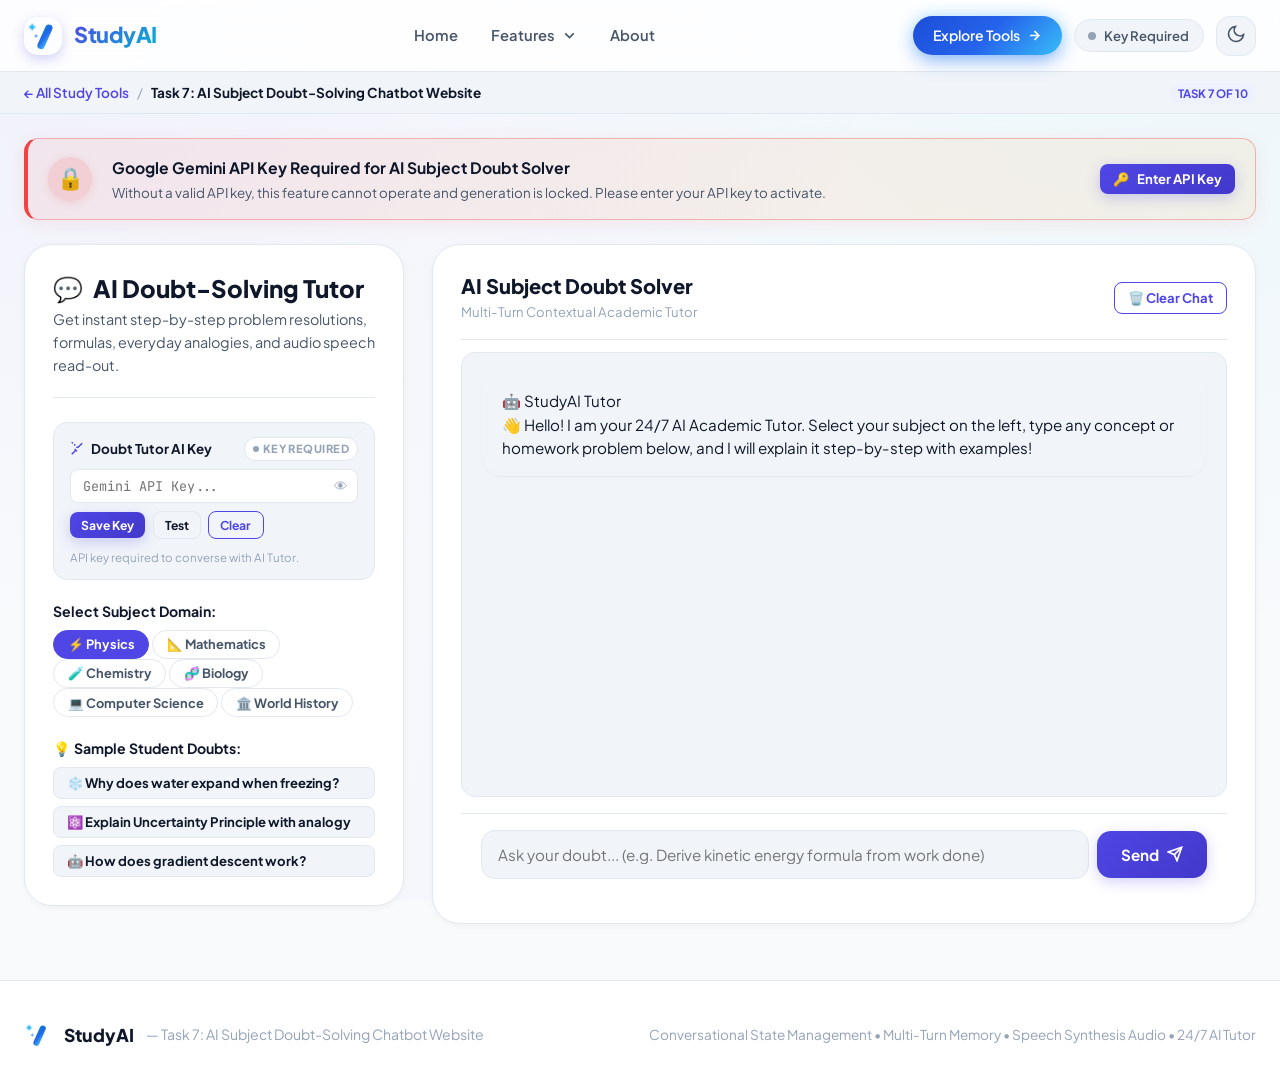
<file: pages/doubts.html>
<!DOCTYPE html>
<html lang="en" data-theme="light">
<head>
  <meta charset="UTF-8">
  <meta name="viewport" content="width=device-width, initial-scale=1.0">
  <title>StudyAI — AI Subject Doubt Solver (Task 7)</title>
  <meta name="description" content="24/7 AI academic tutor providing step-by-step solutions, analogies, speech read-out, and multi-turn conversational doubt clarification.">
  <link rel="icon" type="image/svg+xml" href="../assets/logo.svg">
  <link rel="stylesheet" href="../style.css">
</head>
<body>

  <!-- Top Navigation Bar -->
  <header class="navbar" id="mainNavbar">
    <div class="container">
      <a href="../index.html" class="nav-brand">
        <div class="brand-icon">
          <img src="../assets/logo.svg" alt="StudyAI Logo" width="34" height="34">
        </div>
        <span class="brand-name">StudyAI</span>
      </a>

      <!-- Desktop Nav Links -->
      <nav aria-label="Main Navigation">
        <ul class="nav-links">
          <li><a href="../index.html" class="nav-link">Home</a></li>
          <li class="nav-item-dropdown">
            <a href="../index.html#features" class="nav-link dropdown-toggle" id="featuresDropdownBtn">
              <span>Features</span>
              <svg width="14" height="14" viewBox="0 0 24 24" fill="none" stroke="currentColor" stroke-width="2.5"><polyline points="6 9 12 15 18 9"/></svg>
            </a>
            <div class="features-dropdown-menu" id="featuresDropdownMenu">
              <div class="dropdown-header">
                <span>AI Student Academic Suite</span>
                <span class="dropdown-badge">10 Tools</span>
              </div>
              <div class="dropdown-grid">
                <a href="resume.html" class="dropdown-item">
                  <span class="dropdown-icon" style="background: #eef2ff; color: #4f46e5;">💼</span>
                  <div>
                    <div class="dropdown-title">Task 1: AI Resume Builder</div>
                    <div class="dropdown-desc">ATS optimization, templates &amp; PDF</div>
                  </div>
                </a>
                <a href="notes.html" class="dropdown-item">
                  <span class="dropdown-icon" style="background: var(--primary-light); color: var(--primary);">📘</span>
                  <div>
                    <div class="dropdown-title">Task 2: AI Notes Generator</div>
                    <div class="dropdown-desc">Cornell notes &amp; Markdown sheets</div>
                  </div>
                </a>
                <a href="ppt.html" class="dropdown-item">
                  <span class="dropdown-icon" style="background: #e0f2fe; color: #0284c7;">📊</span>
                  <div>
                    <div class="dropdown-title">Task 3: Presentation (PPT)</div>
                    <div class="dropdown-desc">Structured slide deck &amp; PPTX export</div>
                  </div>
                </a>
                <a href="mindmap.html" class="dropdown-item">
                  <span class="dropdown-icon" style="background: #fdf4ff; color: #a21caf;">🧠</span>
                  <div>
                    <div class="dropdown-title">Task 4: Syllabus Mind Map</div>
                    <div class="dropdown-desc">Visual tree hierarchy &amp; outlines</div>
                  </div>
                </a>
                <a href="sheets.html" class="dropdown-item">
                  <span class="dropdown-icon" style="background: #ecfdf5; color: #059669;">📈</span>
                  <div>
                    <div class="dropdown-title">Task 5: Google Sheets Backend</div>
                    <div class="dropdown-desc">Live database &amp; AI trend insights</div>
                  </div>
                </a>
                <a href="quiz.html" class="dropdown-item">
                  <span class="dropdown-icon" style="background: var(--success-light); color: var(--success);">📝</span>
                  <div>
                    <div class="dropdown-title">Task 6: Dynamic Quiz / MCQ</div>
                    <div class="dropdown-desc">Custom questions &amp; instant feedback</div>
                  </div>
                </a>
                <a href="doubts.html" class="dropdown-item">
                  <span class="dropdown-icon" style="background: #ecfeff; color: #0891b2;">💬</span>
                  <div>
                    <div class="dropdown-title">Task 7: Doubt Solver Bot</div>
                    <div class="dropdown-desc">24/7 tutor with speech read-out</div>
                  </div>
                </a>
                <a href="flashcards.html" class="dropdown-item">
                  <span class="dropdown-icon" style="background: #fffbeb; color: #d97706;">🗂</span>
                  <div>
                    <div class="dropdown-title">Task 8: AI 3D Flashcards</div>
                    <div class="dropdown-desc">Active recall &amp; flippable revision</div>
                  </div>
                </a>
                <a href="planner.html" class="dropdown-item">
                  <span class="dropdown-icon" style="background: #f5f3ff; color: #7c3aed;">📅</span>
                  <div>
                    <div class="dropdown-title">Task 9: Study Timetable</div>
                    <div class="dropdown-desc">Day-wise schedule &amp; checklist</div>
                  </div>
                </a>
                <a href="ocr.html" class="dropdown-item">
                  <span class="dropdown-icon" style="background: #fef2f2; color: #dc2626;">📸</span>
                  <div>
                    <div class="dropdown-title">Task 10: Photo Notes OCR</div>
                    <div class="dropdown-desc">Extract text &amp; synthesize summary</div>
                  </div>
                </a>
              </div>
              <div class="dropdown-footer">
                <a href="../index.html#features" class="dropdown-view-all">View All in Hub Grid →</a>
              </div>
            </div>
          </li>
          <li><a href="../index.html#about" class="nav-link">About</a></li>
        </ul>
      </nav>

      <!-- Nav Actions -->
      <div class="nav-actions">
        <a href="../index.html#features" class="ada-nav-cta-btn" id="navCtaBtn" title="Explore All Tools" style="text-decoration: none;">
          <span>Explore Tools</span>
          <svg width="15" height="15" viewBox="0 0 24 24" fill="none" stroke="currentColor" stroke-width="2.5"><path d="M5 12h14M12 5l7 7-7 7"/></svg>
        </a>

        <button class="api-badge-btn" id="apiKeyBadgeBtn" title="Configure Google Gemini API Key">
          <span class="status-dot" id="apiStatusDot"></span>
          <span id="apiStatusText">Key Required</span>
        </button>

        <button class="icon-btn" id="themeToggleBtn" aria-label="Toggle Dark/Light Mode" title="Toggle Theme">
          <span id="themeIcon">
            <svg width="20" height="20" viewBox="0 0 24 24" fill="none" stroke="currentColor" stroke-width="2"><path d="M21 12.79A9 9 0 1 1 11.21 3 7 7 0 0 0 21 12.79z"/></svg>
          </span>
        </button>

        <button class="hamburger" id="hamburgerBtn" aria-label="Toggle Menu">
          <span></span><span></span><span></span>
        </button>
      </div>
    </div>
  </header>

  <!-- Mobile Drawer Menu -->
  <div class="mobile-nav" id="mobileNavDrawer">
    <ul class="mobile-nav-links">
      <li><a href="../index.html" class="mobile-nav-link">🏠 Home</a></li>
      <li><a href="../index.html#features" class="mobile-nav-link">✨ Features</a></li>
      <li><a href="../index.html#about" class="mobile-nav-link">ℹ️ About StudyAI</a></li>
      <li class="mobile-nav-divider"></li>
      <li class="mobile-nav-heading">All 10 Dedicated Pages</li>
      <li><a href="resume.html" class="mobile-nav-link">💼 Task 1: AI Resume Builder</a></li>
      <li><a href="notes.html" class="mobile-nav-link">📘 Task 2: AI Notes Generator</a></li>
      <li><a href="ppt.html" class="mobile-nav-link">📊 Task 3: AI Presentation (PPT)</a></li>
      <li><a href="mindmap.html" class="mobile-nav-link">🧠 Task 4: AI Syllabus Mind Map</a></li>
      <li><a href="sheets.html" class="mobile-nav-link">📈 Task 5: Google Sheets as Backend</a></li>
      <li><a href="quiz.html" class="mobile-nav-link">📝 Task 6: AI Dynamic Quiz / MCQ</a></li>
      <li><a href="doubts.html" class="mobile-nav-link active">💬 Task 7: AI Subject Tutor Bot</a></li>
      <li><a href="flashcards.html" class="mobile-nav-link">🗂 Task 8: AI 3D Flashcards</a></li>
      <li><a href="planner.html" class="mobile-nav-link">📅 Task 9: AI Study Timetable</a></li>
      <li><a href="ocr.html" class="mobile-nav-link">📸 Task 10: Photo Notes OCR</a></li>
    </ul>
  </div>

  <!-- Breadcrumb Banner -->
  <div class="standalone-top-banner">
    <div class="container standalone-banner-inner">
      <div class="page-breadcrumb">
        <a href="../index.html">← All Study Tools</a>
        <span>/</span>
        <span style="font-weight: 700; color: var(--text-primary);">Task 7: AI Subject Doubt-Solving Chatbot Website</span>
      </div>
      <div>
        <span class="tool-badge popular">Task 7 of 10</span>
      </div>
    </div>
  </div>

  <!-- Main App Layout -->
  <main class="container" style="padding-top: 1.5rem; padding-bottom: 3.5rem;">
    <div class="tool-view-layout">

      <!-- Left Sidebar: Controls & Subject Selection -->
      <div class="tool-sidebar-panel">
        <div class="tool-header-block">
          <h2><span>💬</span> AI Doubt-Solving Tutor</h2>
          <p>Get instant step-by-step problem resolutions, formulas, everyday analogies, and audio speech read-out.</p>
        </div>

        <!-- Feature API Key Status Box -->
        <div class="feature-api-box" data-feature="doubts">
          <div class="feature-api-header">
            <div class="feature-api-title">
              <svg width="14" height="14" viewBox="0 0 24 24" fill="none" stroke="currentColor" stroke-width="2.5"><path d="M21 2l-2 2m-6 6l7-7m-7 7l-2-2m-2-2l-2-2m-2-2l-2-2M3 21l7-7m0 0l2 2m-2-2l-2-2"/></svg>
              <span>Doubt Tutor AI Key</span>
            </div>
            <span class="feature-api-badge demo" id="featureBadge-doubts">
              <span class="feature-api-badge-dot"></span>
              <span class="badge-text">Key Required</span>
            </span>
          </div>
          <div class="feature-api-body">
            <div class="feature-api-input-wrap">
              <input type="password" id="featureKeyInput-doubts" class="feature-api-input" placeholder="Gemini API Key..." autocomplete="off">
              <button type="button" class="btn-eye-toggle" data-target="featureKeyInput-doubts" title="Show/Hide Key">👁</button>
            </div>
            <div class="feature-api-actions">
              <button type="button" class="btn btn-primary btn-xs save-feature-key-btn" data-feature="doubts">Save Key</button>
              <button type="button" class="btn btn-secondary btn-xs test-feature-key-btn" data-feature="doubts">Test</button>
              <button type="button" class="btn btn-outline btn-xs clear-feature-key-btn" data-feature="doubts">Clear</button>
            </div>
            <div class="feature-api-helper">API key required to converse with AI Tutor.</div>
          </div>
        </div>

        <!-- Subject Selector Pills -->
        <div style="margin-bottom: 1.25rem;">
          <label class="form-label">Select Subject Domain:</label>
          <div class="subject-pills-list">
            <button type="button" class="subject-pill active" data-subject="Physics">⚡ Physics</button>
            <button type="button" class="subject-pill" data-subject="Mathematics">📐 Mathematics</button>
            <button type="button" class="subject-pill" data-subject="Chemistry">🧪 Chemistry</button>
            <button type="button" class="subject-pill" data-subject="Biology">🧬 Biology</button>
            <button type="button" class="subject-pill" data-subject="Computer Science">💻 Computer Science</button>
            <button type="button" class="subject-pill" data-subject="World History">🏛️ World History</button>
          </div>
        </div>

        <!-- Quick Starter Prompts -->
        <div>
          <label class="form-label">💡 Sample Student Doubts:</label>
          <div style="display: flex; flex-direction: column; gap: 0.45rem;">
            <button type="button" class="btn btn-secondary btn-sm doubt-prompt-chip" data-prompt="Why does water expand when it freezes unlike most other liquids?" style="text-align: left; justify-content: flex-start;">
              ❄️ Why does water expand when freezing?
            </button>
            <button type="button" class="btn btn-secondary btn-sm doubt-prompt-chip" data-prompt="Explain Heisenberg's Uncertainty Principle using an intuitive everyday analogy." style="text-align: left; justify-content: flex-start;">
              ⚛️ Explain Uncertainty Principle with analogy
            </button>
            <button type="button" class="btn btn-secondary btn-sm doubt-prompt-chip" data-prompt="How does gradient descent optimize weights in a neural network?" style="text-align: left; justify-content: flex-start;">
              🤖 How does gradient descent work?
            </button>
          </div>
        </div>
      </div>

      <!-- Right Main Panel: Conversational Chat UI -->
      <div class="tool-main-panel" style="display: flex; flex-direction: column; height: 680px;">
        <div class="output-action-bar" style="margin-bottom: 0.75rem;">
          <div class="output-title-group">
            <h3>AI Subject Doubt Solver</h3>
            <span class="output-meta">Multi-Turn Contextual Academic Tutor</span>
          </div>
          <div class="action-buttons-group">
            <button class="btn btn-outline btn-sm" id="clearChatBtn">🗑️ Clear Chat</button>
          </div>
        </div>

        <!-- Chat Messages Scroll Area -->
        <div class="chat-messages-container" id="chatMessagesArea" style="flex: 1; overflow-y: auto; padding: 1.25rem; background: var(--bg-tertiary); border: 1px solid var(--border-color); border-radius: var(--radius-md); margin-bottom: 1rem;">
          <div class="chat-bubble ai">
            <div class="chat-sender">🤖 StudyAI Tutor</div>
            <div class="chat-text">
              👋 Hello! I am your 24/7 AI Academic Tutor. Select your subject on the left, type any concept or homework problem below, and I will explain it step-by-step with examples!
            </div>
          </div>
        </div>

        <!-- Input Box -->
        <div class="chat-input-bar" style="display: flex; gap: 0.5rem; align-items: center;">
          <input type="text" id="chatInputField" class="form-control" placeholder="Ask your doubt... (e.g. Derive kinetic energy formula from work done)" style="flex: 1; padding: 0.85rem 1rem;">
          <button class="btn btn-primary" id="chatSendBtn" style="padding: 0.85rem 1.5rem;">
            <span>Send</span>
            <svg width="16" height="16" viewBox="0 0 24 24" fill="none" stroke="currentColor" stroke-width="2.5"><line x1="22" y1="2" x2="11" y2="13"/><polygon points="22 2 15 22 11 13 2 9 22 2"/></svg>
          </button>
        </div>
      </div>

    </div>
  </main>

  <!-- Global Multi-Key Modal -->
  <div class="modal-overlay" id="apiKeyModal">
    <div class="modal-card modal-large">
      <div class="modal-header">
        <div style="display: flex; align-items: center; gap: 0.6rem;">
          <span style="font-size: 1.35rem;">🔑</span>
          <div>
            <h3 style="font-size: 1.15rem; font-weight: 800;">AI Feature API Keys Manager</h3>
            <span style="font-size: 0.78rem; color: var(--text-muted);" id="modalActiveKeyCount">Every AI feature works independently</span>
          </div>
        </div>
        <button class="icon-btn" id="closeApiKeyModalBtn">✕</button>
      </div>
      <div class="modal-body scrollable">
        <div class="multi-key-batch-box">
          <div class="multi-key-batch-header">
            <span class="multi-key-batch-title"><span>⚡</span> Quick Setup: Single Key for All 10 Features</span>
          </div>
          <p style="font-size: 0.8rem; color: var(--text-secondary); margin-bottom: 0.75rem;">
            Enter your Google Gemini API key to activate all 10 features at once.
          </p>
          <div style="display: flex; gap: 0.5rem; align-items: center; flex-wrap: wrap;">
            <div class="feature-api-input-wrap" style="flex: 1; min-width: 240px;">
              <input type="password" id="batchApiKeyInput" class="feature-api-input" placeholder="Paste Gemini API key (AIzaSy...)">
              <button type="button" class="btn-eye-toggle" data-target="batchApiKeyInput">👁</button>
            </div>
            <button type="button" class="btn btn-primary btn-sm" id="batchApplyKeyBtn">Apply to All Features</button>
          </div>
        </div>
        <div class="features-keys-list" id="modalFeaturesKeysList"></div>
      </div>
      <div class="modal-footer">
        <button class="btn btn-outline btn-sm" id="clearAllKeysBtn">Clear All Keys</button>
        <button class="btn btn-secondary btn-sm" id="closeModalBottomBtn">Close</button>
      </div>
    </div>
  </div>

  <div class="toast-container" id="toastContainer"></div>

  <footer>
    <div class="container footer-inner">
      <div style="display: flex; align-items: center; gap: 0.75rem;">
        <img src="../assets/logo.svg" alt="StudyAI" width="28" height="28">
        <span style="font-weight: 800; font-size: 1.1rem;">StudyAI</span>
        <span style="color: var(--text-muted); font-size: 0.88rem;">— Task 7: AI Subject Doubt-Solving Chatbot Website</span>
      </div>
      <div style="font-size: 0.85rem; color: var(--text-muted);">
        Conversational State Management • Multi-Turn Memory • Speech Synthesis Audio • 24/7 AI Tutor
      </div>
    </div>
  </footer>

  <script src="../script.js"></script>
</body>
</html>
</file>
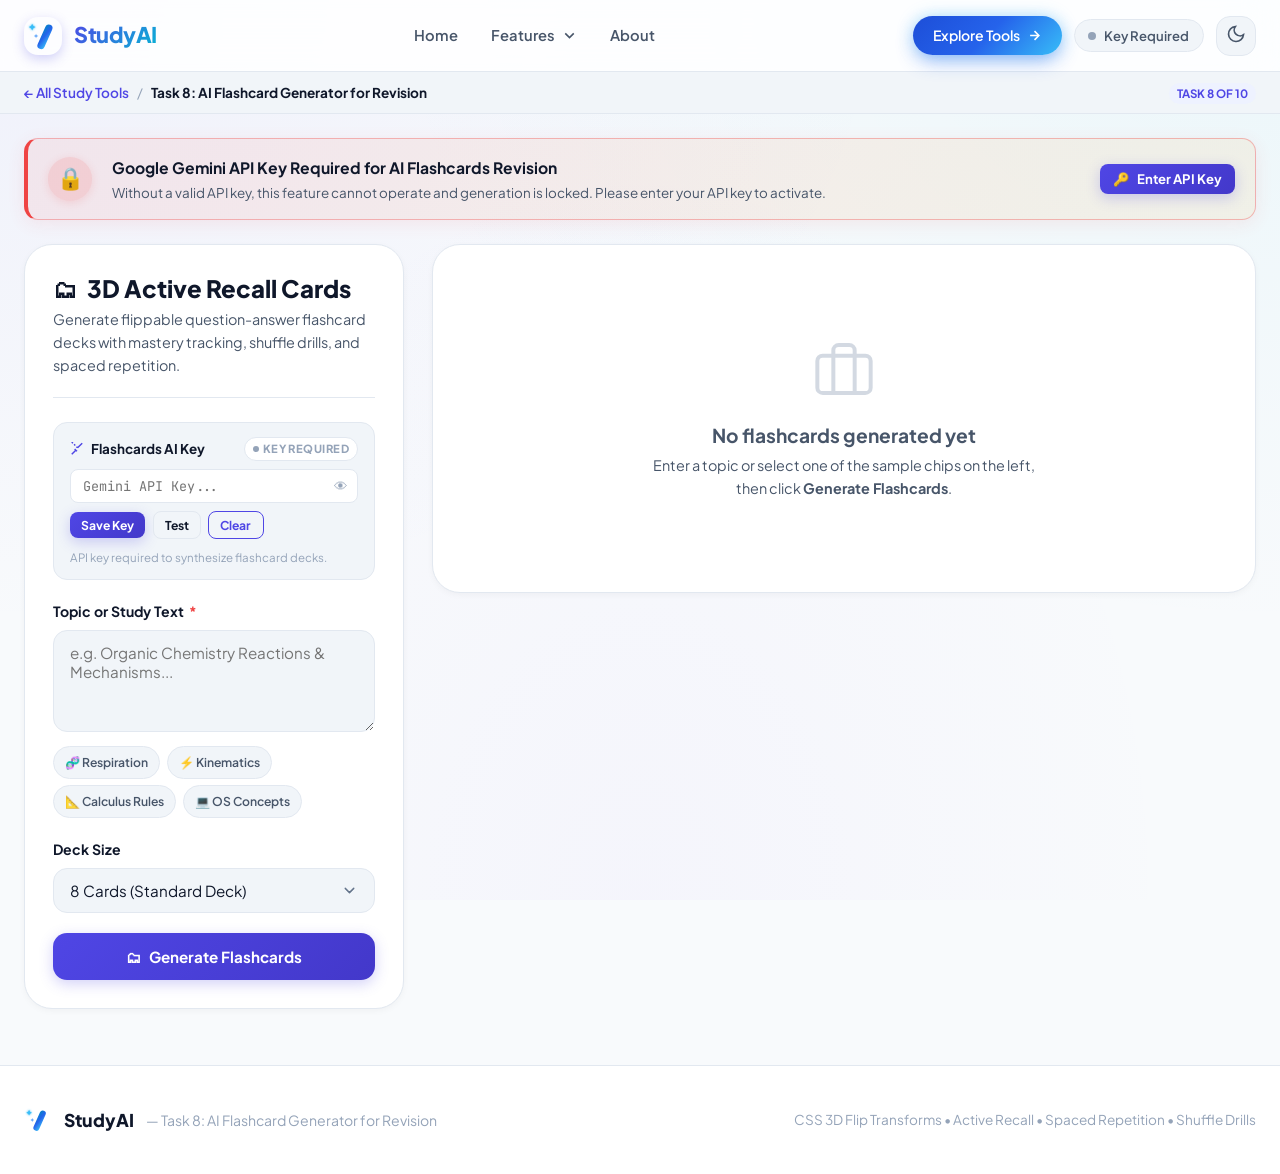
<file: pages/flashcards.html>
<!DOCTYPE html>
<html lang="en" data-theme="light">
<head>
  <meta charset="UTF-8">
  <meta name="viewport" content="width=device-width, initial-scale=1.0">
  <title>StudyAI — AI Flashcard Revision (Task 8)</title>
  <meta name="description" content="Generate 3D flippable flashcard decks for active recall revision, spaced repetition mastery, and shuffle study drills.">
  <link rel="icon" type="image/svg+xml" href="../assets/logo.svg">
  <link rel="stylesheet" href="../style.css">
</head>
<body>

  <!-- Top Navigation Bar -->
  <header class="navbar" id="mainNavbar">
    <div class="container">
      <a href="../index.html" class="nav-brand">
        <div class="brand-icon">
          <img src="../assets/logo.svg" alt="StudyAI Logo" width="34" height="34">
        </div>
        <span class="brand-name">StudyAI</span>
      </a>

      <!-- Desktop Nav Links -->
      <nav aria-label="Main Navigation">
        <ul class="nav-links">
          <li><a href="../index.html" class="nav-link">Home</a></li>
          <li class="nav-item-dropdown">
            <a href="../index.html#features" class="nav-link dropdown-toggle" id="featuresDropdownBtn">
              <span>Features</span>
              <svg width="14" height="14" viewBox="0 0 24 24" fill="none" stroke="currentColor" stroke-width="2.5"><polyline points="6 9 12 15 18 9"/></svg>
            </a>
            <div class="features-dropdown-menu" id="featuresDropdownMenu">
              <div class="dropdown-header">
                <span>AI Student Academic Suite</span>
                <span class="dropdown-badge">10 Tools</span>
              </div>
              <div class="dropdown-grid">
                <a href="resume.html" class="dropdown-item">
                  <span class="dropdown-icon" style="background: #eef2ff; color: #4f46e5;">💼</span>
                  <div>
                    <div class="dropdown-title">Task 1: AI Resume Builder</div>
                    <div class="dropdown-desc">ATS optimization, templates &amp; PDF</div>
                  </div>
                </a>
                <a href="notes.html" class="dropdown-item">
                  <span class="dropdown-icon" style="background: var(--primary-light); color: var(--primary);">📘</span>
                  <div>
                    <div class="dropdown-title">Task 2: AI Notes Generator</div>
                    <div class="dropdown-desc">Cornell notes &amp; Markdown sheets</div>
                  </div>
                </a>
                <a href="ppt.html" class="dropdown-item">
                  <span class="dropdown-icon" style="background: #e0f2fe; color: #0284c7;">📊</span>
                  <div>
                    <div class="dropdown-title">Task 3: Presentation (PPT)</div>
                    <div class="dropdown-desc">Structured slide deck &amp; PPTX export</div>
                  </div>
                </a>
                <a href="mindmap.html" class="dropdown-item">
                  <span class="dropdown-icon" style="background: #fdf4ff; color: #a21caf;">🧠</span>
                  <div>
                    <div class="dropdown-title">Task 4: Syllabus Mind Map</div>
                    <div class="dropdown-desc">Visual tree hierarchy &amp; outlines</div>
                  </div>
                </a>
                <a href="sheets.html" class="dropdown-item">
                  <span class="dropdown-icon" style="background: #ecfdf5; color: #059669;">📈</span>
                  <div>
                    <div class="dropdown-title">Task 5: Google Sheets Backend</div>
                    <div class="dropdown-desc">Live database &amp; AI trend insights</div>
                  </div>
                </a>
                <a href="quiz.html" class="dropdown-item">
                  <span class="dropdown-icon" style="background: var(--success-light); color: var(--success);">📝</span>
                  <div>
                    <div class="dropdown-title">Task 6: Dynamic Quiz / MCQ</div>
                    <div class="dropdown-desc">Custom questions &amp; instant feedback</div>
                  </div>
                </a>
                <a href="doubts.html" class="dropdown-item">
                  <span class="dropdown-icon" style="background: #ecfeff; color: #0891b2;">💬</span>
                  <div>
                    <div class="dropdown-title">Task 7: Doubt Solver Bot</div>
                    <div class="dropdown-desc">24/7 tutor with speech read-out</div>
                  </div>
                </a>
                <a href="flashcards.html" class="dropdown-item">
                  <span class="dropdown-icon" style="background: #fffbeb; color: #d97706;">🗂</span>
                  <div>
                    <div class="dropdown-title">Task 8: AI 3D Flashcards</div>
                    <div class="dropdown-desc">Active recall &amp; flippable revision</div>
                  </div>
                </a>
                <a href="planner.html" class="dropdown-item">
                  <span class="dropdown-icon" style="background: #f5f3ff; color: #7c3aed;">📅</span>
                  <div>
                    <div class="dropdown-title">Task 9: Study Timetable</div>
                    <div class="dropdown-desc">Day-wise schedule &amp; checklist</div>
                  </div>
                </a>
                <a href="ocr.html" class="dropdown-item">
                  <span class="dropdown-icon" style="background: #fef2f2; color: #dc2626;">📸</span>
                  <div>
                    <div class="dropdown-title">Task 10: Photo Notes OCR</div>
                    <div class="dropdown-desc">Extract text &amp; synthesize summary</div>
                  </div>
                </a>
              </div>
              <div class="dropdown-footer">
                <a href="../index.html#features" class="dropdown-view-all">View All in Hub Grid →</a>
              </div>
            </div>
          </li>
          <li><a href="../index.html#about" class="nav-link">About</a></li>
        </ul>
      </nav>

      <!-- Nav Actions -->
      <div class="nav-actions">
        <a href="../index.html#features" class="ada-nav-cta-btn" id="navCtaBtn" title="Explore All Tools" style="text-decoration: none;">
          <span>Explore Tools</span>
          <svg width="15" height="15" viewBox="0 0 24 24" fill="none" stroke="currentColor" stroke-width="2.5"><path d="M5 12h14M12 5l7 7-7 7"/></svg>
        </a>

        <button class="api-badge-btn" id="apiKeyBadgeBtn" title="Configure Google Gemini API Key">
          <span class="status-dot" id="apiStatusDot"></span>
          <span id="apiStatusText">Key Required</span>
        </button>

        <button class="icon-btn" id="themeToggleBtn" aria-label="Toggle Dark/Light Mode" title="Toggle Theme">
          <span id="themeIcon">
            <svg width="20" height="20" viewBox="0 0 24 24" fill="none" stroke="currentColor" stroke-width="2"><path d="M21 12.79A9 9 0 1 1 11.21 3 7 7 0 0 0 21 12.79z"/></svg>
          </span>
        </button>

        <button class="hamburger" id="hamburgerBtn" aria-label="Toggle Menu">
          <span></span><span></span><span></span>
        </button>
      </div>
    </div>
  </header>

  <!-- Mobile Drawer Menu -->
  <div class="mobile-nav" id="mobileNavDrawer">
    <ul class="mobile-nav-links">
      <li><a href="../index.html" class="mobile-nav-link">🏠 Home</a></li>
      <li><a href="../index.html#features" class="mobile-nav-link">✨ Features</a></li>
      <li><a href="../index.html#about" class="mobile-nav-link">ℹ️ About StudyAI</a></li>
      <li class="mobile-nav-divider"></li>
      <li class="mobile-nav-heading">All 10 Dedicated Pages</li>
      <li><a href="resume.html" class="mobile-nav-link">💼 Task 1: AI Resume Builder</a></li>
      <li><a href="notes.html" class="mobile-nav-link">📘 Task 2: AI Notes Generator</a></li>
      <li><a href="ppt.html" class="mobile-nav-link">📊 Task 3: AI Presentation (PPT)</a></li>
      <li><a href="mindmap.html" class="mobile-nav-link">🧠 Task 4: AI Syllabus Mind Map</a></li>
      <li><a href="sheets.html" class="mobile-nav-link">📈 Task 5: Google Sheets as Backend</a></li>
      <li><a href="quiz.html" class="mobile-nav-link">📝 Task 6: AI Dynamic Quiz / MCQ</a></li>
      <li><a href="doubts.html" class="mobile-nav-link">💬 Task 7: AI Subject Tutor Bot</a></li>
      <li><a href="flashcards.html" class="mobile-nav-link active">🗂 Task 8: AI 3D Flashcards</a></li>
      <li><a href="planner.html" class="mobile-nav-link">📅 Task 9: AI Study Timetable</a></li>
      <li><a href="ocr.html" class="mobile-nav-link">📸 Task 10: Photo Notes OCR</a></li>
    </ul>
  </div>

  <!-- Breadcrumb Banner -->
  <div class="standalone-top-banner">
    <div class="container standalone-banner-inner">
      <div class="page-breadcrumb">
        <a href="../index.html">← All Study Tools</a>
        <span>/</span>
        <span style="font-weight: 700; color: var(--text-primary);">Task 8: AI Flashcard Generator for Revision</span>
      </div>
      <div>
        <span class="tool-badge popular">Task 8 of 10</span>
      </div>
    </div>
  </div>

  <!-- Main App Layout -->
  <main class="container" style="padding-top: 1.5rem; padding-bottom: 3.5rem;">
    <div class="tool-view-layout">

      <!-- Left Sidebar: Controls & Form -->
      <div class="tool-sidebar-panel">
        <div class="tool-header-block">
          <h2><span>🗂</span> 3D Active Recall Cards</h2>
          <p>Generate flippable question-answer flashcard decks with mastery tracking, shuffle drills, and spaced repetition.</p>
        </div>

        <!-- Feature API Key Status Box -->
        <div class="feature-api-box" data-feature="flashcards">
          <div class="feature-api-header">
            <div class="feature-api-title">
              <svg width="14" height="14" viewBox="0 0 24 24" fill="none" stroke="currentColor" stroke-width="2.5"><path d="M21 2l-2 2m-6 6l7-7m-7 7l-2-2m-2-2l-2-2m-2-2l-2-2M3 21l7-7m0 0l2 2m-2-2l-2-2"/></svg>
              <span>Flashcards AI Key</span>
            </div>
            <span class="feature-api-badge demo" id="featureBadge-flashcards">
              <span class="feature-api-badge-dot"></span>
              <span class="badge-text">Key Required</span>
            </span>
          </div>
          <div class="feature-api-body">
            <div class="feature-api-input-wrap">
              <input type="password" id="featureKeyInput-flashcards" class="feature-api-input" placeholder="Gemini API Key..." autocomplete="off">
              <button type="button" class="btn-eye-toggle" data-target="featureKeyInput-flashcards" title="Show/Hide Key">👁</button>
            </div>
            <div class="feature-api-actions">
              <button type="button" class="btn btn-primary btn-xs save-feature-key-btn" data-feature="flashcards">Save Key</button>
              <button type="button" class="btn btn-secondary btn-xs test-feature-key-btn" data-feature="flashcards">Test</button>
              <button type="button" class="btn btn-outline btn-xs clear-feature-key-btn" data-feature="flashcards">Clear</button>
            </div>
            <div class="feature-api-helper">API key required to synthesize flashcard decks.</div>
          </div>
        </div>

        <form id="flashcardsForm">
          <div class="form-group">
            <label class="form-label" for="flashcardsTopicInput">Topic or Study Text <span class="required">*</span></label>
            <textarea id="flashcardsTopicInput" class="form-control" rows="4" placeholder="e.g. Organic Chemistry Reactions & Mechanisms..." required></textarea>
            
            <div class="chips-container" style="margin-top: 0.5rem;">
              <span class="chip flashcard-chip" data-topic="Cellular Respiration &amp; ATP Yields">🧬 Respiration</span>
              <span class="chip flashcard-chip" data-topic="Kinematics &amp; Work-Energy Theorems">⚡ Kinematics</span>
              <span class="chip flashcard-chip" data-topic="Calculus: Limits &amp; Derivative Rules">📐 Calculus Rules</span>
              <span class="chip flashcard-chip" data-topic="Operating Systems: Deadlocks &amp; Threads">💻 OS Concepts</span>
            </div>
          </div>

          <div class="form-group">
            <label class="form-label" for="flashcardsCountSelect">Deck Size</label>
            <select id="flashcardsCountSelect" class="form-control form-select">
              <option value="6">6 Cards (Quick Sprint)</option>
              <option value="8" selected>8 Cards (Standard Deck)</option>
              <option value="12">12 Cards (Deep Recall)</option>
            </select>
          </div>

          <button type="submit" class="btn btn-primary btn-block" id="generateCardsBtn" style="padding: 0.9rem;">
            <span>🗂</span> Generate Flashcards
          </button>
        </form>
      </div>

      <!-- Right Main Panel: 3D Flippable Card Stage -->
      <div class="tool-main-panel">
        <div class="loading-indicator" id="flashcardsLoading">
          <div class="spinner"></div>
          <div class="loading-status-text">Creating 3D Active Recall Flashcards...</div>
          <div class="loading-subtext">Formulating concise questions and high-retention answers.</div>
        </div>

        <div id="flashcardsOutputArea">
          <div class="empty-placeholder">
            <svg viewBox="0 0 24 24" fill="none" stroke="currentColor" width="48" height="48"><rect x="2" y="7" width="20" height="14" rx="2" ry="2"/><path d="M16 21V5a2 2 0 0 0-2-2h-4a2 2 0 0 0-2 2v16"/></svg>
            <h4>No flashcards generated yet</h4>
            <p>Enter a topic or select one of the sample chips on the left, then click <strong>Generate Flashcards</strong>.</p>
          </div>
        </div>
      </div>

    </div>
  </main>

  <!-- Global Multi-Key Modal -->
  <div class="modal-overlay" id="apiKeyModal">
    <div class="modal-card modal-large">
      <div class="modal-header">
        <div style="display: flex; align-items: center; gap: 0.6rem;">
          <span style="font-size: 1.35rem;">🔑</span>
          <div>
            <h3 style="font-size: 1.15rem; font-weight: 800;">AI Feature API Keys Manager</h3>
            <span style="font-size: 0.78rem; color: var(--text-muted);" id="modalActiveKeyCount">Every AI feature works independently</span>
          </div>
        </div>
        <button class="icon-btn" id="closeApiKeyModalBtn">✕</button>
      </div>
      <div class="modal-body scrollable">
        <div class="multi-key-batch-box">
          <div class="multi-key-batch-header">
            <span class="multi-key-batch-title"><span>⚡</span> Quick Setup: Single Key for All 10 Features</span>
          </div>
          <p style="font-size: 0.8rem; color: var(--text-secondary); margin-bottom: 0.75rem;">
            Enter your Google Gemini API key to activate all 10 features at once.
          </p>
          <div style="display: flex; gap: 0.5rem; align-items: center; flex-wrap: wrap;">
            <div class="feature-api-input-wrap" style="flex: 1; min-width: 240px;">
              <input type="password" id="batchApiKeyInput" class="feature-api-input" placeholder="Paste Gemini API key (AIzaSy...)">
              <button type="button" class="btn-eye-toggle" data-target="batchApiKeyInput">👁</button>
            </div>
            <button type="button" class="btn btn-primary btn-sm" id="batchApplyKeyBtn">Apply to All Features</button>
          </div>
        </div>
        <div class="features-keys-list" id="modalFeaturesKeysList"></div>
      </div>
      <div class="modal-footer">
        <button class="btn btn-outline btn-sm" id="clearAllKeysBtn">Clear All Keys</button>
        <button class="btn btn-secondary btn-sm" id="closeModalBottomBtn">Close</button>
      </div>
    </div>
  </div>

  <div class="toast-container" id="toastContainer"></div>

  <footer>
    <div class="container footer-inner">
      <div style="display: flex; align-items: center; gap: 0.75rem;">
        <img src="../assets/logo.svg" alt="StudyAI" width="28" height="28">
        <span style="font-weight: 800; font-size: 1.1rem;">StudyAI</span>
        <span style="color: var(--text-muted); font-size: 0.88rem;">— Task 8: AI Flashcard Generator for Revision</span>
      </div>
      <div style="font-size: 0.85rem; color: var(--text-muted);">
        CSS 3D Flip Transforms • Active Recall • Spaced Repetition • Shuffle Drills
      </div>
    </div>
  </footer>

  <script src="../script.js"></script>
</body>
</html>
</file>
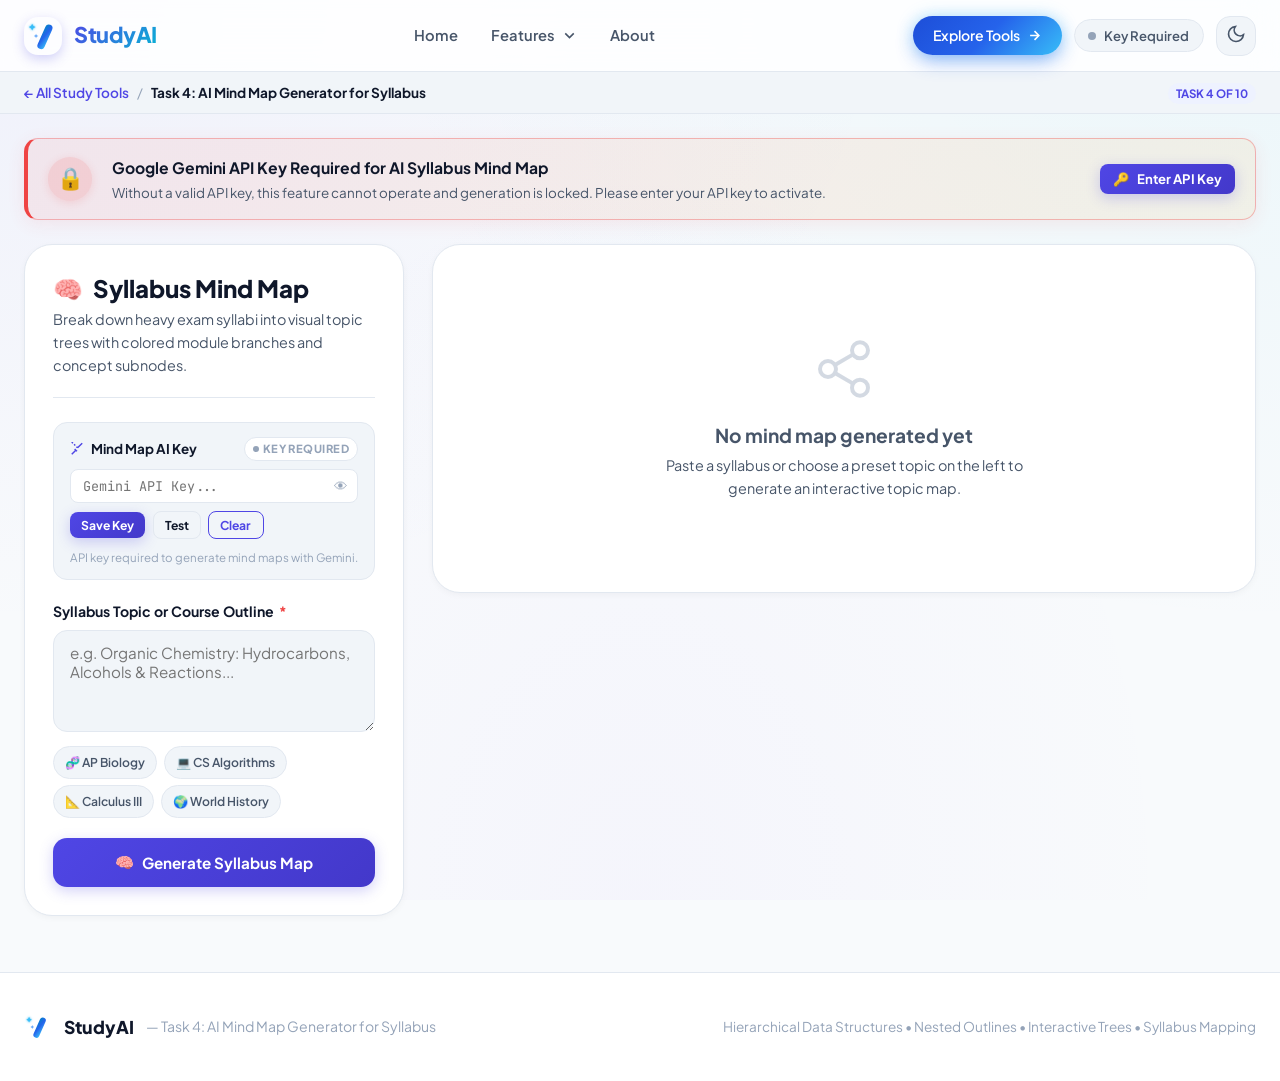
<file: pages/mindmap.html>
<!DOCTYPE html>
<html lang="en" data-theme="light">
<head>
  <meta charset="UTF-8">
  <meta name="viewport" content="width=device-width, initial-scale=1.0">
  <title>StudyAI — AI Syllabus Mind Map (Task 4)</title>
  <meta name="description" content="Transform long syllabus outlines and chapter breakdowns into interactive visual mind maps and concept trees.">
  <link rel="icon" type="image/svg+xml" href="../assets/logo.svg">
  <link rel="stylesheet" href="../style.css">
</head>
<body>

  <!-- Top Navigation Bar -->
  <header class="navbar" id="mainNavbar">
    <div class="container">
      <a href="../index.html" class="nav-brand">
        <div class="brand-icon">
          <img src="../assets/logo.svg" alt="StudyAI Logo" width="34" height="34">
        </div>
        <span class="brand-name">StudyAI</span>
      </a>

      <!-- Desktop Nav Links -->
      <nav aria-label="Main Navigation">
        <ul class="nav-links">
          <li><a href="../index.html" class="nav-link">Home</a></li>
          <li class="nav-item-dropdown">
            <a href="../index.html#features" class="nav-link dropdown-toggle" id="featuresDropdownBtn">
              <span>Features</span>
              <svg width="14" height="14" viewBox="0 0 24 24" fill="none" stroke="currentColor" stroke-width="2.5"><polyline points="6 9 12 15 18 9"/></svg>
            </a>
            <div class="features-dropdown-menu" id="featuresDropdownMenu">
              <div class="dropdown-header">
                <span>AI Student Academic Suite</span>
                <span class="dropdown-badge">10 Tools</span>
              </div>
              <div class="dropdown-grid">
                <a href="resume.html" class="dropdown-item">
                  <span class="dropdown-icon" style="background: #eef2ff; color: #4f46e5;">💼</span>
                  <div>
                    <div class="dropdown-title">Task 1: AI Resume Builder</div>
                    <div class="dropdown-desc">ATS optimization, templates &amp; PDF</div>
                  </div>
                </a>
                <a href="notes.html" class="dropdown-item">
                  <span class="dropdown-icon" style="background: var(--primary-light); color: var(--primary);">📘</span>
                  <div>
                    <div class="dropdown-title">Task 2: AI Notes Generator</div>
                    <div class="dropdown-desc">Cornell notes &amp; Markdown sheets</div>
                  </div>
                </a>
                <a href="ppt.html" class="dropdown-item">
                  <span class="dropdown-icon" style="background: #e0f2fe; color: #0284c7;">📊</span>
                  <div>
                    <div class="dropdown-title">Task 3: Presentation (PPT)</div>
                    <div class="dropdown-desc">Structured slide deck &amp; PPTX export</div>
                  </div>
                </a>
                <a href="mindmap.html" class="dropdown-item">
                  <span class="dropdown-icon" style="background: #fdf4ff; color: #a21caf;">🧠</span>
                  <div>
                    <div class="dropdown-title">Task 4: Syllabus Mind Map</div>
                    <div class="dropdown-desc">Visual tree hierarchy &amp; outlines</div>
                  </div>
                </a>
                <a href="sheets.html" class="dropdown-item">
                  <span class="dropdown-icon" style="background: #ecfdf5; color: #059669;">📈</span>
                  <div>
                    <div class="dropdown-title">Task 5: Google Sheets Backend</div>
                    <div class="dropdown-desc">Live database &amp; AI trend insights</div>
                  </div>
                </a>
                <a href="quiz.html" class="dropdown-item">
                  <span class="dropdown-icon" style="background: var(--success-light); color: var(--success);">📝</span>
                  <div>
                    <div class="dropdown-title">Task 6: Dynamic Quiz / MCQ</div>
                    <div class="dropdown-desc">Custom questions &amp; instant feedback</div>
                  </div>
                </a>
                <a href="doubts.html" class="dropdown-item">
                  <span class="dropdown-icon" style="background: #ecfeff; color: #0891b2;">💬</span>
                  <div>
                    <div class="dropdown-title">Task 7: Doubt Solver Bot</div>
                    <div class="dropdown-desc">24/7 tutor with speech read-out</div>
                  </div>
                </a>
                <a href="flashcards.html" class="dropdown-item">
                  <span class="dropdown-icon" style="background: #fffbeb; color: #d97706;">🗂</span>
                  <div>
                    <div class="dropdown-title">Task 8: AI 3D Flashcards</div>
                    <div class="dropdown-desc">Active recall &amp; flippable revision</div>
                  </div>
                </a>
                <a href="planner.html" class="dropdown-item">
                  <span class="dropdown-icon" style="background: #f5f3ff; color: #7c3aed;">📅</span>
                  <div>
                    <div class="dropdown-title">Task 9: Study Timetable</div>
                    <div class="dropdown-desc">Day-wise schedule &amp; checklist</div>
                  </div>
                </a>
                <a href="ocr.html" class="dropdown-item">
                  <span class="dropdown-icon" style="background: #fef2f2; color: #dc2626;">📸</span>
                  <div>
                    <div class="dropdown-title">Task 10: Photo Notes OCR</div>
                    <div class="dropdown-desc">Extract text &amp; synthesize summary</div>
                  </div>
                </a>
              </div>
              <div class="dropdown-footer">
                <a href="../index.html#features" class="dropdown-view-all">View All in Hub Grid →</a>
              </div>
            </div>
          </li>
          <li><a href="../index.html#about" class="nav-link">About</a></li>
        </ul>
      </nav>

      <!-- Nav Actions -->
      <div class="nav-actions">
        <a href="../index.html#features" class="ada-nav-cta-btn" id="navCtaBtn" title="Explore All Tools" style="text-decoration: none;">
          <span>Explore Tools</span>
          <svg width="15" height="15" viewBox="0 0 24 24" fill="none" stroke="currentColor" stroke-width="2.5"><path d="M5 12h14M12 5l7 7-7 7"/></svg>
        </a>

        <button class="api-badge-btn" id="apiKeyBadgeBtn" title="Configure Google Gemini API Key">
          <span class="status-dot" id="apiStatusDot"></span>
          <span id="apiStatusText">Key Required</span>
        </button>

        <button class="icon-btn" id="themeToggleBtn" aria-label="Toggle Dark/Light Mode" title="Toggle Theme">
          <span id="themeIcon">
            <svg width="20" height="20" viewBox="0 0 24 24" fill="none" stroke="currentColor" stroke-width="2"><path d="M21 12.79A9 9 0 1 1 11.21 3 7 7 0 0 0 21 12.79z"/></svg>
          </span>
        </button>

        <button class="hamburger" id="hamburgerBtn" aria-label="Toggle Menu">
          <span></span><span></span><span></span>
        </button>
      </div>
    </div>
  </header>

  <!-- Mobile Drawer Menu -->
  <div class="mobile-nav" id="mobileNavDrawer">
    <ul class="mobile-nav-links">
      <li><a href="../index.html" class="mobile-nav-link">🏠 Home</a></li>
      <li><a href="../index.html#features" class="mobile-nav-link">✨ Features</a></li>
      <li><a href="../index.html#about" class="mobile-nav-link">ℹ️ About StudyAI</a></li>
      <li class="mobile-nav-divider"></li>
      <li class="mobile-nav-heading">All 10 Dedicated Pages</li>
      <li><a href="resume.html" class="mobile-nav-link">💼 Task 1: AI Resume Builder</a></li>
      <li><a href="notes.html" class="mobile-nav-link">📘 Task 2: AI Notes Generator</a></li>
      <li><a href="ppt.html" class="mobile-nav-link">📊 Task 3: AI Presentation (PPT)</a></li>
      <li><a href="mindmap.html" class="mobile-nav-link active">🧠 Task 4: AI Syllabus Mind Map</a></li>
      <li><a href="sheets.html" class="mobile-nav-link">📈 Task 5: Google Sheets as Backend</a></li>
      <li><a href="quiz.html" class="mobile-nav-link">📝 Task 6: AI Dynamic Quiz / MCQ</a></li>
      <li><a href="doubts.html" class="mobile-nav-link">💬 Task 7: AI Subject Tutor Bot</a></li>
      <li><a href="flashcards.html" class="mobile-nav-link">🗂 Task 8: AI 3D Flashcards</a></li>
      <li><a href="planner.html" class="mobile-nav-link">📅 Task 9: AI Study Timetable</a></li>
      <li><a href="ocr.html" class="mobile-nav-link">📸 Task 10: Photo Notes OCR</a></li>
    </ul>
  </div>

  <!-- Breadcrumb Banner -->
  <div class="standalone-top-banner">
    <div class="container standalone-banner-inner">
      <div class="page-breadcrumb">
        <a href="../index.html">← All Study Tools</a>
        <span>/</span>
        <span style="font-weight: 700; color: var(--text-primary);">Task 4: AI Mind Map Generator for Syllabus</span>
      </div>
      <div>
        <span class="tool-badge popular">Task 4 of 10</span>
      </div>
    </div>
  </div>

  <!-- Main App Layout -->
  <main class="container" style="padding-top: 1.5rem; padding-bottom: 3.5rem;">
    <div class="tool-view-layout">

      <!-- Left Sidebar: Controls & Form -->
      <div class="tool-sidebar-panel">
        <div class="tool-header-block">
          <h2><span>🧠</span> Syllabus Mind Map</h2>
          <p>Break down heavy exam syllabi into visual topic trees with colored module branches and concept subnodes.</p>
        </div>

        <!-- Feature API Key Status Box -->
        <div class="feature-api-box" data-feature="mindmap">
          <div class="feature-api-header">
            <div class="feature-api-title">
              <svg width="14" height="14" viewBox="0 0 24 24" fill="none" stroke="currentColor" stroke-width="2.5"><path d="M21 2l-2 2m-6 6l7-7m-7 7l-2-2m-2-2l-2-2m-2-2l-2-2M3 21l7-7m0 0l2 2m-2-2l-2-2"/></svg>
              <span>Mind Map AI Key</span>
            </div>
            <span class="feature-api-badge demo" id="featureBadge-mindmap">
              <span class="feature-api-badge-dot"></span>
              <span class="badge-text">Key Required</span>
            </span>
          </div>
          <div class="feature-api-body">
            <div class="feature-api-input-wrap">
              <input type="password" id="featureKeyInput-mindmap" class="feature-api-input" placeholder="Gemini API Key..." autocomplete="off">
              <button type="button" class="btn-eye-toggle" data-target="featureKeyInput-mindmap" title="Show/Hide Key">👁</button>
            </div>
            <div class="feature-api-actions">
              <button type="button" class="btn btn-primary btn-xs save-feature-key-btn" data-feature="mindmap">Save Key</button>
              <button type="button" class="btn btn-secondary btn-xs test-feature-key-btn" data-feature="mindmap">Test</button>
              <button type="button" class="btn btn-outline btn-xs clear-feature-key-btn" data-feature="mindmap">Clear</button>
            </div>
            <div class="feature-api-helper">API key required to generate mind maps with Gemini.</div>
          </div>
        </div>

        <form id="mindmapForm">
          <div class="form-group">
            <label class="form-label" for="mindmapTopicInput">Syllabus Topic or Course Outline <span class="required">*</span></label>
            <textarea id="mindmapTopicInput" class="form-control" rows="4" placeholder="e.g. Organic Chemistry: Hydrocarbons, Alcohols & Reactions..." required></textarea>
            
            <div class="chips-container" style="margin-top: 0.5rem;">
              <span class="chip mindmap-chip" data-topic="AP Biology Cellular Energetics &amp; Genetics">🧬 AP Biology</span>
              <span class="chip mindmap-chip" data-topic="Data Structures &amp; Algorithms in CS">💻 CS Algorithms</span>
              <span class="chip mindmap-chip" data-topic="Calculus &amp; Multivariable Integration">📐 Calculus III</span>
              <span class="chip mindmap-chip" data-topic="World War II Geopolitics &amp; Battle Maps">🌍 World History</span>
            </div>
          </div>

          <button type="submit" class="btn btn-primary btn-block" id="generateMindmapBtn" style="padding: 0.9rem;">
            <span>🧠</span> Generate Syllabus Map
          </button>
        </form>
      </div>

      <!-- Right Main Panel: Mind Map Canvas -->
      <div class="tool-main-panel">
        <div class="loading-indicator" id="mindmapLoading">
          <div class="spinner"></div>
          <div class="loading-status-text">Drafting Visual Syllabus Tree...</div>
          <div class="loading-subtext">Deconstructing units, core concepts, and cross-topic dependencies.</div>
        </div>

        <div id="mindmapOutputArea">
          <div class="empty-placeholder">
            <svg viewBox="0 0 24 24" fill="none" stroke="currentColor" width="48" height="48"><circle cx="18" cy="5" r="3"/><circle cx="6" cy="12" r="3"/><circle cx="18" cy="19" r="3"/><line x1="8.59" y1="13.51" x2="15.42" y2="17.49"/><line x1="15.41" y1="6.51" x2="8.59" y2="10.49"/></svg>
            <h4>No mind map generated yet</h4>
            <p>Paste a syllabus or choose a preset topic on the left to generate an interactive topic map.</p>
          </div>
        </div>
      </div>

    </div>
  </main>

  <!-- Global Multi-Key Modal -->
  <div class="modal-overlay" id="apiKeyModal">
    <div class="modal-card modal-large">
      <div class="modal-header">
        <div style="display: flex; align-items: center; gap: 0.6rem;">
          <span style="font-size: 1.35rem;">🔑</span>
          <div>
            <h3 style="font-size: 1.15rem; font-weight: 800;">AI Feature API Keys Manager</h3>
            <span style="font-size: 0.78rem; color: var(--text-muted);" id="modalActiveKeyCount">Every AI feature works independently</span>
          </div>
        </div>
        <button class="icon-btn" id="closeApiKeyModalBtn">✕</button>
      </div>
      <div class="modal-body scrollable">
        <div class="multi-key-batch-box">
          <div class="multi-key-batch-header">
            <span class="multi-key-batch-title"><span>⚡</span> Quick Setup: Single Key for All 10 Features</span>
          </div>
          <p style="font-size: 0.8rem; color: var(--text-secondary); margin-bottom: 0.75rem;">
            Enter your Google Gemini API key to activate all 10 features at once.
          </p>
          <div style="display: flex; gap: 0.5rem; align-items: center; flex-wrap: wrap;">
            <div class="feature-api-input-wrap" style="flex: 1; min-width: 240px;">
              <input type="password" id="batchApiKeyInput" class="feature-api-input" placeholder="Paste Gemini API key (AIzaSy...)">
              <button type="button" class="btn-eye-toggle" data-target="batchApiKeyInput">👁</button>
            </div>
            <button type="button" class="btn btn-primary btn-sm" id="batchApplyKeyBtn">Apply to All Features</button>
          </div>
        </div>
        <div class="features-keys-list" id="modalFeaturesKeysList"></div>
      </div>
      <div class="modal-footer">
        <button class="btn btn-outline btn-sm" id="clearAllKeysBtn">Clear All Keys</button>
        <button class="btn btn-secondary btn-sm" id="closeModalBottomBtn">Close</button>
      </div>
    </div>
  </div>

  <div class="toast-container" id="toastContainer"></div>

  <footer>
    <div class="container footer-inner">
      <div style="display: flex; align-items: center; gap: 0.75rem;">
        <img src="../assets/logo.svg" alt="StudyAI" width="28" height="28">
        <span style="font-weight: 800; font-size: 1.1rem;">StudyAI</span>
        <span style="color: var(--text-muted); font-size: 0.88rem;">— Task 4: AI Mind Map Generator for Syllabus</span>
      </div>
      <div style="font-size: 0.85rem; color: var(--text-muted);">
        Hierarchical Data Structures • Nested Outlines • Interactive Trees • Syllabus Mapping
      </div>
    </div>
  </footer>

  <script src="../script.js"></script>
</body>
</html>
</file>
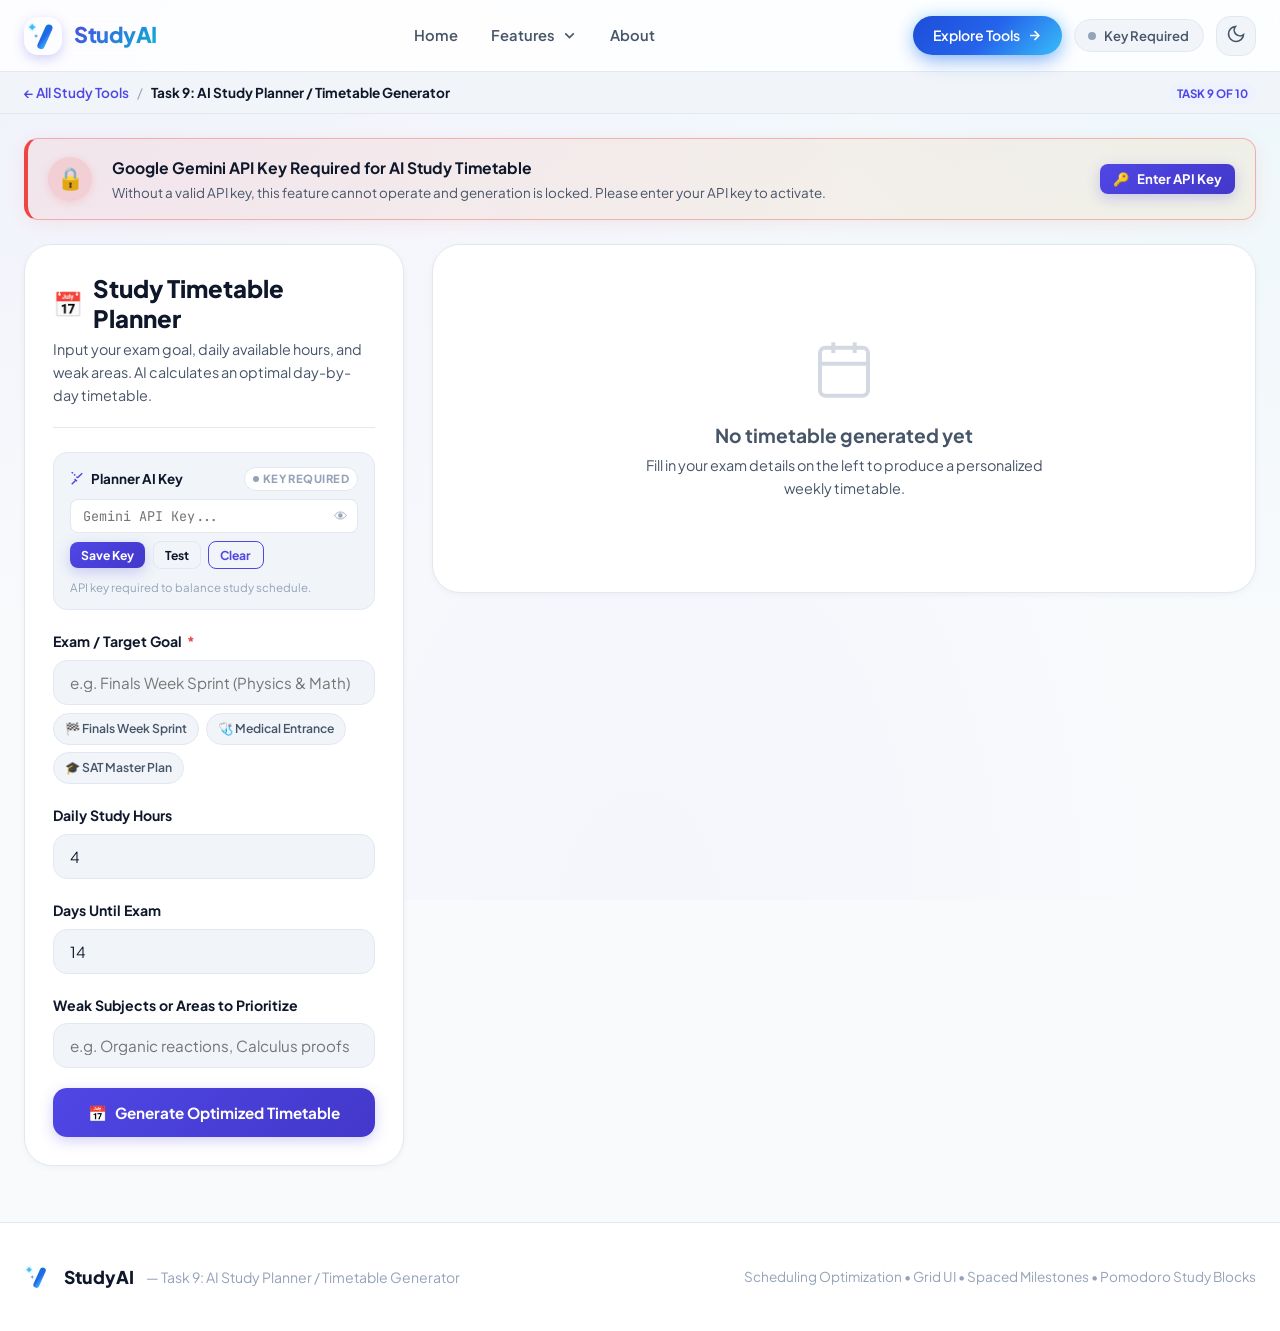
<file: pages/planner.html>
<!DOCTYPE html>
<html lang="en" data-theme="light">
<head>
  <meta charset="UTF-8">
  <meta name="viewport" content="width=device-width, initial-scale=1.0">
  <title>StudyAI — AI Study Timetable Planner (Task 9)</title>
  <meta name="description" content="Generate a day-wise weekly study schedule grid balancing deep work, active recall, problem solving, and rest intervals.">
  <link rel="icon" type="image/svg+xml" href="../assets/logo.svg">
  <link rel="stylesheet" href="../style.css">
</head>
<body>

  <!-- Top Navigation Bar -->
  <header class="navbar" id="mainNavbar">
    <div class="container">
      <a href="../index.html" class="nav-brand">
        <div class="brand-icon">
          <img src="../assets/logo.svg" alt="StudyAI Logo" width="34" height="34">
        </div>
        <span class="brand-name">StudyAI</span>
      </a>

      <!-- Desktop Nav Links -->
      <nav aria-label="Main Navigation">
        <ul class="nav-links">
          <li><a href="../index.html" class="nav-link">Home</a></li>
          <li class="nav-item-dropdown">
            <a href="../index.html#features" class="nav-link dropdown-toggle" id="featuresDropdownBtn">
              <span>Features</span>
              <svg width="14" height="14" viewBox="0 0 24 24" fill="none" stroke="currentColor" stroke-width="2.5"><polyline points="6 9 12 15 18 9"/></svg>
            </a>
            <div class="features-dropdown-menu" id="featuresDropdownMenu">
              <div class="dropdown-header">
                <span>AI Student Academic Suite</span>
                <span class="dropdown-badge">10 Tools</span>
              </div>
              <div class="dropdown-grid">
                <a href="resume.html" class="dropdown-item">
                  <span class="dropdown-icon" style="background: #eef2ff; color: #4f46e5;">💼</span>
                  <div>
                    <div class="dropdown-title">Task 1: AI Resume Builder</div>
                    <div class="dropdown-desc">ATS optimization, templates &amp; PDF</div>
                  </div>
                </a>
                <a href="notes.html" class="dropdown-item">
                  <span class="dropdown-icon" style="background: var(--primary-light); color: var(--primary);">📘</span>
                  <div>
                    <div class="dropdown-title">Task 2: AI Notes Generator</div>
                    <div class="dropdown-desc">Cornell notes &amp; Markdown sheets</div>
                  </div>
                </a>
                <a href="ppt.html" class="dropdown-item">
                  <span class="dropdown-icon" style="background: #e0f2fe; color: #0284c7;">📊</span>
                  <div>
                    <div class="dropdown-title">Task 3: Presentation (PPT)</div>
                    <div class="dropdown-desc">Structured slide deck &amp; PPTX export</div>
                  </div>
                </a>
                <a href="mindmap.html" class="dropdown-item">
                  <span class="dropdown-icon" style="background: #fdf4ff; color: #a21caf;">🧠</span>
                  <div>
                    <div class="dropdown-title">Task 4: Syllabus Mind Map</div>
                    <div class="dropdown-desc">Visual tree hierarchy &amp; outlines</div>
                  </div>
                </a>
                <a href="sheets.html" class="dropdown-item">
                  <span class="dropdown-icon" style="background: #ecfdf5; color: #059669;">📈</span>
                  <div>
                    <div class="dropdown-title">Task 5: Google Sheets Backend</div>
                    <div class="dropdown-desc">Live database &amp; AI trend insights</div>
                  </div>
                </a>
                <a href="quiz.html" class="dropdown-item">
                  <span class="dropdown-icon" style="background: var(--success-light); color: var(--success);">📝</span>
                  <div>
                    <div class="dropdown-title">Task 6: Dynamic Quiz / MCQ</div>
                    <div class="dropdown-desc">Custom questions &amp; instant feedback</div>
                  </div>
                </a>
                <a href="doubts.html" class="dropdown-item">
                  <span class="dropdown-icon" style="background: #ecfeff; color: #0891b2;">💬</span>
                  <div>
                    <div class="dropdown-title">Task 7: Doubt Solver Bot</div>
                    <div class="dropdown-desc">24/7 tutor with speech read-out</div>
                  </div>
                </a>
                <a href="flashcards.html" class="dropdown-item">
                  <span class="dropdown-icon" style="background: #fffbeb; color: #d97706;">🗂</span>
                  <div>
                    <div class="dropdown-title">Task 8: AI 3D Flashcards</div>
                    <div class="dropdown-desc">Active recall &amp; flippable revision</div>
                  </div>
                </a>
                <a href="planner.html" class="dropdown-item">
                  <span class="dropdown-icon" style="background: #f5f3ff; color: #7c3aed;">📅</span>
                  <div>
                    <div class="dropdown-title">Task 9: Study Timetable</div>
                    <div class="dropdown-desc">Day-wise schedule &amp; checklist</div>
                  </div>
                </a>
                <a href="ocr.html" class="dropdown-item">
                  <span class="dropdown-icon" style="background: #fef2f2; color: #dc2626;">📸</span>
                  <div>
                    <div class="dropdown-title">Task 10: Photo Notes OCR</div>
                    <div class="dropdown-desc">Extract text &amp; synthesize summary</div>
                  </div>
                </a>
              </div>
              <div class="dropdown-footer">
                <a href="../index.html#features" class="dropdown-view-all">View All in Hub Grid →</a>
              </div>
            </div>
          </li>
          <li><a href="../index.html#about" class="nav-link">About</a></li>
        </ul>
      </nav>

      <!-- Nav Actions -->
      <div class="nav-actions">
        <a href="../index.html#features" class="ada-nav-cta-btn" id="navCtaBtn" title="Explore All Tools" style="text-decoration: none;">
          <span>Explore Tools</span>
          <svg width="15" height="15" viewBox="0 0 24 24" fill="none" stroke="currentColor" stroke-width="2.5"><path d="M5 12h14M12 5l7 7-7 7"/></svg>
        </a>

        <button class="api-badge-btn" id="apiKeyBadgeBtn" title="Configure Google Gemini API Key">
          <span class="status-dot" id="apiStatusDot"></span>
          <span id="apiStatusText">Key Required</span>
        </button>

        <button class="icon-btn" id="themeToggleBtn" aria-label="Toggle Dark/Light Mode" title="Toggle Theme">
          <span id="themeIcon">
            <svg width="20" height="20" viewBox="0 0 24 24" fill="none" stroke="currentColor" stroke-width="2"><path d="M21 12.79A9 9 0 1 1 11.21 3 7 7 0 0 0 21 12.79z"/></svg>
          </span>
        </button>

        <button class="hamburger" id="hamburgerBtn" aria-label="Toggle Menu">
          <span></span><span></span><span></span>
        </button>
      </div>
    </div>
  </header>

  <!-- Mobile Drawer Menu -->
  <div class="mobile-nav" id="mobileNavDrawer">
    <ul class="mobile-nav-links">
      <li><a href="../index.html" class="mobile-nav-link">🏠 Home</a></li>
      <li><a href="../index.html#features" class="mobile-nav-link">✨ Features</a></li>
      <li><a href="../index.html#about" class="mobile-nav-link">ℹ️ About StudyAI</a></li>
      <li class="mobile-nav-divider"></li>
      <li class="mobile-nav-heading">All 10 Dedicated Pages</li>
      <li><a href="resume.html" class="mobile-nav-link">💼 Task 1: AI Resume Builder</a></li>
      <li><a href="notes.html" class="mobile-nav-link">📘 Task 2: AI Notes Generator</a></li>
      <li><a href="ppt.html" class="mobile-nav-link">📊 Task 3: AI Presentation (PPT)</a></li>
      <li><a href="mindmap.html" class="mobile-nav-link">🧠 Task 4: AI Syllabus Mind Map</a></li>
      <li><a href="sheets.html" class="mobile-nav-link">📈 Task 5: Google Sheets as Backend</a></li>
      <li><a href="quiz.html" class="mobile-nav-link">📝 Task 6: AI Dynamic Quiz / MCQ</a></li>
      <li><a href="doubts.html" class="mobile-nav-link">💬 Task 7: AI Subject Tutor Bot</a></li>
      <li><a href="flashcards.html" class="mobile-nav-link">🗂 Task 8: AI 3D Flashcards</a></li>
      <li><a href="planner.html" class="mobile-nav-link active">📅 Task 9: AI Study Timetable</a></li>
      <li><a href="ocr.html" class="mobile-nav-link">📸 Task 10: Photo Notes OCR</a></li>
    </ul>
  </div>

  <!-- Breadcrumb Banner -->
  <div class="standalone-top-banner">
    <div class="container standalone-banner-inner">
      <div class="page-breadcrumb">
        <a href="../index.html">← All Study Tools</a>
        <span>/</span>
        <span style="font-weight: 700; color: var(--text-primary);">Task 9: AI Study Planner / Timetable Generator</span>
      </div>
      <div>
        <span class="tool-badge popular">Task 9 of 10</span>
      </div>
    </div>
  </div>

  <!-- Main App Layout -->
  <main class="container" style="padding-top: 1.5rem; padding-bottom: 3.5rem;">
    <div class="tool-view-layout">

      <!-- Left Sidebar: Controls & Form -->
      <div class="tool-sidebar-panel">
        <div class="tool-header-block">
          <h2><span>📅</span> Study Timetable Planner</h2>
          <p>Input your exam goal, daily available hours, and weak areas. AI calculates an optimal day-by-day timetable.</p>
        </div>

        <!-- Feature API Key Status Box -->
        <div class="feature-api-box" data-feature="planner">
          <div class="feature-api-header">
            <div class="feature-api-title">
              <svg width="14" height="14" viewBox="0 0 24 24" fill="none" stroke="currentColor" stroke-width="2.5"><path d="M21 2l-2 2m-6 6l7-7m-7 7l-2-2m-2-2l-2-2m-2-2l-2-2M3 21l7-7m0 0l2 2m-2-2l-2-2"/></svg>
              <span>Planner AI Key</span>
            </div>
            <span class="feature-api-badge demo" id="featureBadge-planner">
              <span class="feature-api-badge-dot"></span>
              <span class="badge-text">Key Required</span>
            </span>
          </div>
          <div class="feature-api-body">
            <div class="feature-api-input-wrap">
              <input type="password" id="featureKeyInput-planner" class="feature-api-input" placeholder="Gemini API Key..." autocomplete="off">
              <button type="button" class="btn-eye-toggle" data-target="featureKeyInput-planner" title="Show/Hide Key">👁</button>
            </div>
            <div class="feature-api-actions">
              <button type="button" class="btn btn-primary btn-xs save-feature-key-btn" data-feature="planner">Save Key</button>
              <button type="button" class="btn btn-secondary btn-xs test-feature-key-btn" data-feature="planner">Test</button>
              <button type="button" class="btn btn-outline btn-xs clear-feature-key-btn" data-feature="planner">Clear</button>
            </div>
            <div class="feature-api-helper">API key required to balance study schedule.</div>
          </div>
        </div>

        <form id="plannerForm">
          <div class="form-group">
            <label class="form-label" for="plannerExamInput">Exam / Target Goal <span class="required">*</span></label>
            <input type="text" id="plannerExamInput" class="form-control" placeholder="e.g. Finals Week Sprint (Physics &amp; Math)" required>
            
            <div class="chips-container" style="margin-top: 0.5rem;">
              <span class="chip planner-chip" data-exam="Finals Week Sprint (Physics &amp; Math)">🏁 Finals Week Sprint</span>
              <span class="chip planner-chip" data-exam="Medical Entrance (MCAT / NEET)">🩺 Medical Entrance</span>
              <span class="chip planner-chip" data-exam="SAT / College Board Exam">🎓 SAT Master Plan</span>
            </div>
          </div>

          <div class="form-group">
            <label class="form-label" for="plannerHoursInput">Daily Study Hours</label>
            <input type="number" id="plannerHoursInput" class="form-control" value="4" min="1" max="14">
          </div>

          <div class="form-group">
            <label class="form-label" for="plannerDaysInput">Days Until Exam</label>
            <input type="number" id="plannerDaysInput" class="form-control" value="14" min="1" max="180">
          </div>

          <div class="form-group">
            <label class="form-label" for="plannerWeakInput">Weak Subjects or Areas to Prioritize</label>
            <input type="text" id="plannerWeakInput" class="form-control" placeholder="e.g. Organic reactions, Calculus proofs">
          </div>

          <button type="submit" class="btn btn-primary btn-block" id="generatePlannerBtn" style="padding: 0.9rem;">
            <span>📅</span> Generate Optimized Timetable
          </button>
        </form>
      </div>

      <!-- Right Main Panel: Schedule Grid Output -->
      <div class="tool-main-panel">
        <div class="loading-indicator" id="plannerLoading">
          <div class="spinner"></div>
          <div class="loading-status-text">Balancing Study Schedule with AI...</div>
          <div class="loading-subtext">Calculating spaced repetition intervals, break cycles, and milestones.</div>
        </div>

        <div id="plannerOutputArea">
          <div class="empty-placeholder">
            <svg viewBox="0 0 24 24" fill="none" stroke="currentColor" width="48" height="48"><rect x="3" y="4" width="18" height="18" rx="2" ry="2"/><line x1="16" y1="2" x2="16" y2="6"/><line x1="8" y1="2" x2="8" y2="6"/><line x1="3" y1="10" x2="21" y2="10"/></svg>
            <h4>No timetable generated yet</h4>
            <p>Fill in your exam details on the left to produce a personalized weekly timetable.</p>
          </div>
        </div>
      </div>

    </div>
  </main>

  <!-- Global Multi-Key Modal -->
  <div class="modal-overlay" id="apiKeyModal">
    <div class="modal-card modal-large">
      <div class="modal-header">
        <div style="display: flex; align-items: center; gap: 0.6rem;">
          <span style="font-size: 1.35rem;">🔑</span>
          <div>
            <h3 style="font-size: 1.15rem; font-weight: 800;">AI Feature API Keys Manager</h3>
            <span style="font-size: 0.78rem; color: var(--text-muted);" id="modalActiveKeyCount">Every AI feature works independently</span>
          </div>
        </div>
        <button class="icon-btn" id="closeApiKeyModalBtn">✕</button>
      </div>
      <div class="modal-body scrollable">
        <div class="multi-key-batch-box">
          <div class="multi-key-batch-header">
            <span class="multi-key-batch-title"><span>⚡</span> Quick Setup: Single Key for All 10 Features</span>
          </div>
          <p style="font-size: 0.8rem; color: var(--text-secondary); margin-bottom: 0.75rem;">
            Enter your Google Gemini API key to activate all 10 features at once.
          </p>
          <div style="display: flex; gap: 0.5rem; align-items: center; flex-wrap: wrap;">
            <div class="feature-api-input-wrap" style="flex: 1; min-width: 240px;">
              <input type="password" id="batchApiKeyInput" class="feature-api-input" placeholder="Paste Gemini API key (AIzaSy...)">
              <button type="button" class="btn-eye-toggle" data-target="batchApiKeyInput">👁</button>
            </div>
            <button type="button" class="btn btn-primary btn-sm" id="batchApplyKeyBtn">Apply to All Features</button>
          </div>
        </div>
        <div class="features-keys-list" id="modalFeaturesKeysList"></div>
      </div>
      <div class="modal-footer">
        <button class="btn btn-outline btn-sm" id="clearAllKeysBtn">Clear All Keys</button>
        <button class="btn btn-secondary btn-sm" id="closeModalBottomBtn">Close</button>
      </div>
    </div>
  </div>

  <div class="toast-container" id="toastContainer"></div>

  <footer>
    <div class="container footer-inner">
      <div style="display: flex; align-items: center; gap: 0.75rem;">
        <img src="../assets/logo.svg" alt="StudyAI" width="28" height="28">
        <span style="font-weight: 800; font-size: 1.1rem;">StudyAI</span>
        <span style="color: var(--text-muted); font-size: 0.88rem;">— Task 9: AI Study Planner / Timetable Generator</span>
      </div>
      <div style="font-size: 0.85rem; color: var(--text-muted);">
        Scheduling Optimization • Grid UI • Spaced Milestones • Pomodoro Study Blocks
      </div>
    </div>
  </footer>

  <script src="../script.js"></script>
</body>
</html>
</file>
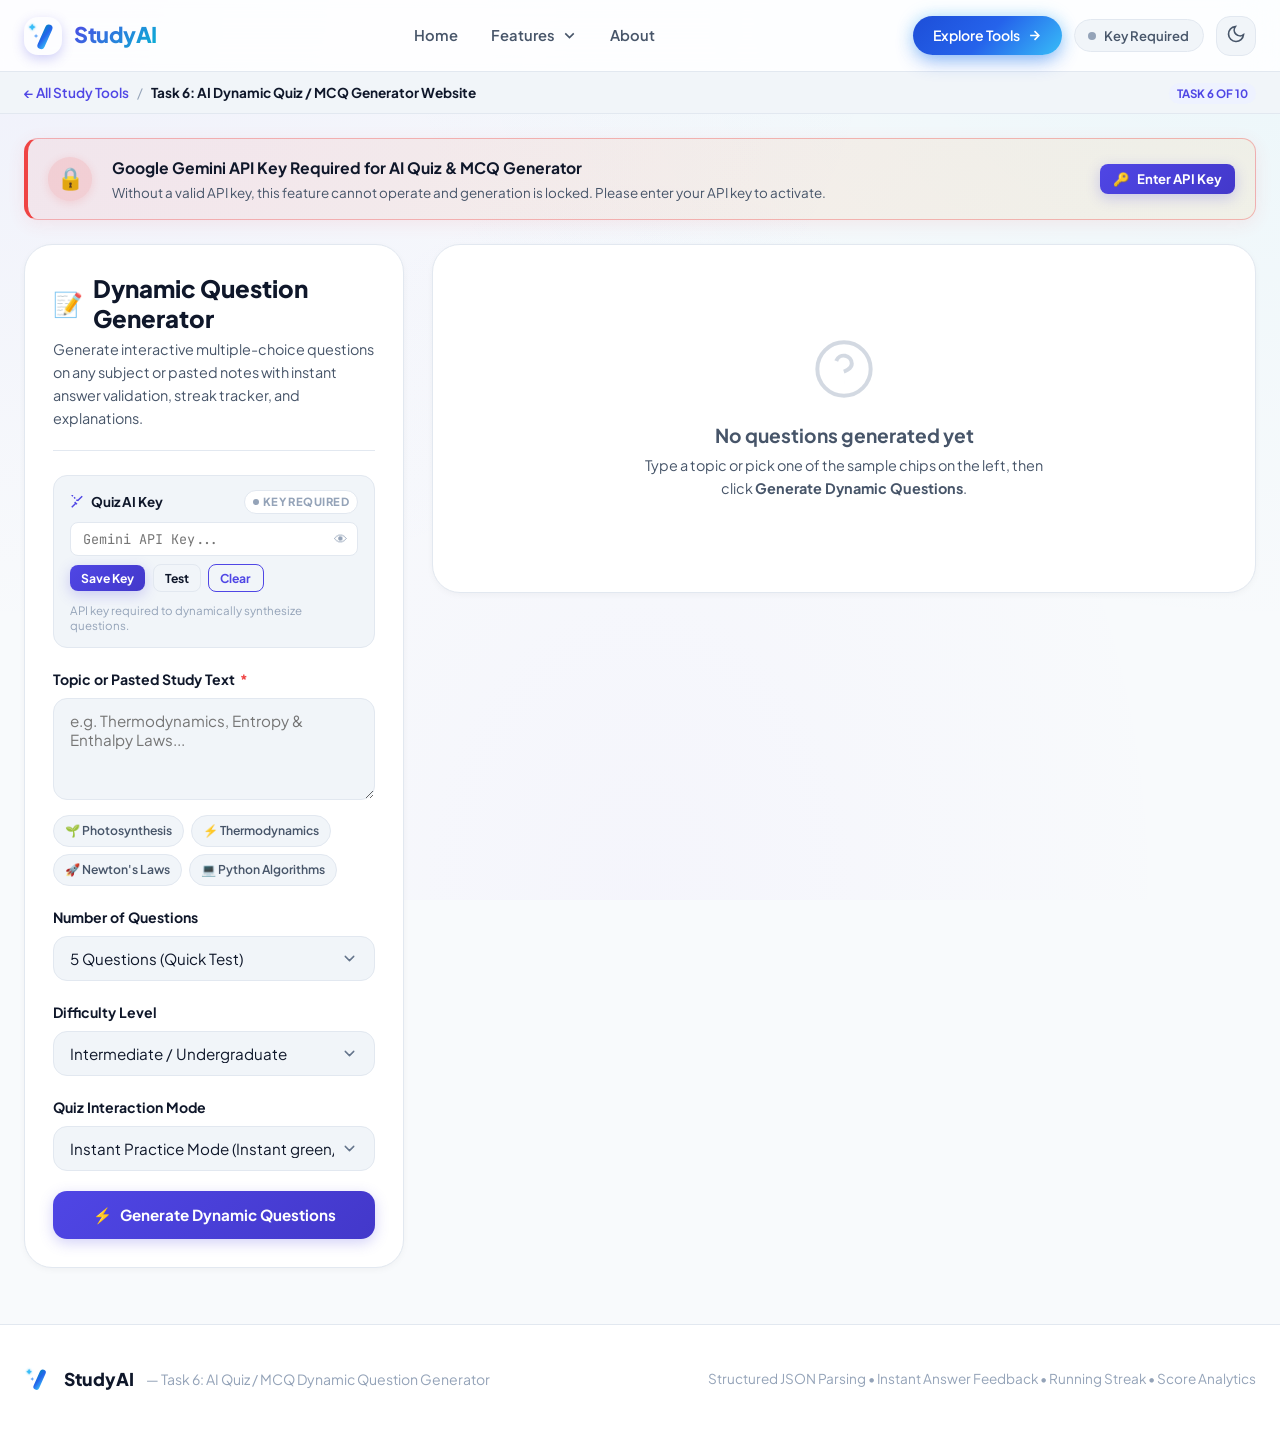
<file: pages/quiz.html>
<!DOCTYPE html>
<html lang="en" data-theme="light">
<head>
  <meta charset="UTF-8">
  <meta name="viewport" content="width=device-width, initial-scale=1.0">
  <title>StudyAI — Dynamic AI Quiz / MCQ Generator (Task 6)</title>
  <meta name="description" content="Generate dynamic multiple-choice exam questions from any academic topic or pasted notes, with instant feedback, streak tracking, and explanations.">
  <link rel="icon" type="image/svg+xml" href="../assets/logo.svg">
  <link rel="stylesheet" href="../style.css">
</head>
<body>

  <!-- Top Navigation Bar -->
  <header class="navbar" id="mainNavbar">
    <div class="container">
      <a href="../index.html" class="nav-brand">
        <div class="brand-icon">
          <img src="../assets/logo.svg" alt="StudyAI Logo" width="34" height="34">
        </div>
        <span class="brand-name">StudyAI</span>
      </a>

      <!-- Desktop Nav Links -->
      <nav aria-label="Main Navigation">
        <ul class="nav-links">
          <li><a href="../index.html" class="nav-link">Home</a></li>
          <li class="nav-item-dropdown">
            <a href="../index.html#features" class="nav-link dropdown-toggle" id="featuresDropdownBtn">
              <span>Features</span>
              <svg width="14" height="14" viewBox="0 0 24 24" fill="none" stroke="currentColor" stroke-width="2.5"><polyline points="6 9 12 15 18 9"/></svg>
            </a>
            <div class="features-dropdown-menu" id="featuresDropdownMenu">
              <div class="dropdown-header">
                <span>AI Student Academic Suite</span>
                <span class="dropdown-badge">10 Tools</span>
              </div>
              <div class="dropdown-grid">
                <a href="resume.html" class="dropdown-item">
                  <span class="dropdown-icon" style="background: #eef2ff; color: #4f46e5;">💼</span>
                  <div>
                    <div class="dropdown-title">Task 1: AI Resume Builder</div>
                    <div class="dropdown-desc">ATS optimization, templates &amp; PDF</div>
                  </div>
                </a>
                <a href="notes.html" class="dropdown-item">
                  <span class="dropdown-icon" style="background: var(--primary-light); color: var(--primary);">📘</span>
                  <div>
                    <div class="dropdown-title">Task 2: AI Notes Generator</div>
                    <div class="dropdown-desc">Cornell notes &amp; Markdown sheets</div>
                  </div>
                </a>
                <a href="ppt.html" class="dropdown-item">
                  <span class="dropdown-icon" style="background: #e0f2fe; color: #0284c7;">📊</span>
                  <div>
                    <div class="dropdown-title">Task 3: Presentation (PPT)</div>
                    <div class="dropdown-desc">Structured slide deck &amp; PPTX export</div>
                  </div>
                </a>
                <a href="mindmap.html" class="dropdown-item">
                  <span class="dropdown-icon" style="background: #fdf4ff; color: #a21caf;">🧠</span>
                  <div>
                    <div class="dropdown-title">Task 4: Syllabus Mind Map</div>
                    <div class="dropdown-desc">Visual tree hierarchy &amp; outlines</div>
                  </div>
                </a>
                <a href="sheets.html" class="dropdown-item">
                  <span class="dropdown-icon" style="background: #ecfdf5; color: #059669;">📈</span>
                  <div>
                    <div class="dropdown-title">Task 5: Google Sheets Backend</div>
                    <div class="dropdown-desc">Live database &amp; AI trend insights</div>
                  </div>
                </a>
                <a href="quiz.html" class="dropdown-item">
                  <span class="dropdown-icon" style="background: var(--success-light); color: var(--success);">📝</span>
                  <div>
                    <div class="dropdown-title">Task 6: Dynamic Quiz / MCQ</div>
                    <div class="dropdown-desc">Custom questions &amp; instant feedback</div>
                  </div>
                </a>
                <a href="doubts.html" class="dropdown-item">
                  <span class="dropdown-icon" style="background: #ecfeff; color: #0891b2;">💬</span>
                  <div>
                    <div class="dropdown-title">Task 7: Doubt Solver Bot</div>
                    <div class="dropdown-desc">24/7 tutor with speech read-out</div>
                  </div>
                </a>
                <a href="flashcards.html" class="dropdown-item">
                  <span class="dropdown-icon" style="background: #fffbeb; color: #d97706;">🗂</span>
                  <div>
                    <div class="dropdown-title">Task 8: AI 3D Flashcards</div>
                    <div class="dropdown-desc">Active recall &amp; flippable revision</div>
                  </div>
                </a>
                <a href="planner.html" class="dropdown-item">
                  <span class="dropdown-icon" style="background: #f5f3ff; color: #7c3aed;">📅</span>
                  <div>
                    <div class="dropdown-title">Task 9: Study Timetable</div>
                    <div class="dropdown-desc">Day-wise schedule &amp; checklist</div>
                  </div>
                </a>
                <a href="ocr.html" class="dropdown-item">
                  <span class="dropdown-icon" style="background: #fef2f2; color: #dc2626;">📸</span>
                  <div>
                    <div class="dropdown-title">Task 10: Photo Notes OCR</div>
                    <div class="dropdown-desc">Extract text &amp; synthesize summary</div>
                  </div>
                </a>
              </div>
              <div class="dropdown-footer">
                <a href="../index.html#features" class="dropdown-view-all">View All in Hub Grid →</a>
              </div>
            </div>
          </li>
          <li><a href="../index.html#about" class="nav-link">About</a></li>
        </ul>
      </nav>

      <!-- Nav Actions -->
      <div class="nav-actions">
        <a href="../index.html#features" class="ada-nav-cta-btn" id="navCtaBtn" title="Explore All Tools" style="text-decoration: none;">
          <span>Explore Tools</span>
          <svg width="15" height="15" viewBox="0 0 24 24" fill="none" stroke="currentColor" stroke-width="2.5"><path d="M5 12h14M12 5l7 7-7 7"/></svg>
        </a>

        <button class="api-badge-btn" id="apiKeyBadgeBtn" title="Configure Google Gemini API Key">
          <span class="status-dot" id="apiStatusDot"></span>
          <span id="apiStatusText">Key Required</span>
        </button>

        <button class="icon-btn" id="themeToggleBtn" aria-label="Toggle Dark/Light Mode" title="Toggle Theme">
          <span id="themeIcon">
            <svg width="20" height="20" viewBox="0 0 24 24" fill="none" stroke="currentColor" stroke-width="2"><path d="M21 12.79A9 9 0 1 1 11.21 3 7 7 0 0 0 21 12.79z"/></svg>
          </span>
        </button>

        <button class="hamburger" id="hamburgerBtn" aria-label="Toggle Menu">
          <span></span><span></span><span></span>
        </button>
      </div>
    </div>
  </header>

  <!-- Mobile Drawer Menu -->
  <div class="mobile-nav" id="mobileNavDrawer">
    <ul class="mobile-nav-links">
      <li><a href="../index.html" class="mobile-nav-link">🏠 Home</a></li>
      <li><a href="../index.html#features" class="mobile-nav-link">✨ Features</a></li>
      <li><a href="../index.html#about" class="mobile-nav-link">ℹ️ About StudyAI</a></li>
      <li class="mobile-nav-divider"></li>
      <li class="mobile-nav-heading">All 10 Dedicated Pages</li>
      <li><a href="resume.html" class="mobile-nav-link">💼 Task 1: AI Resume Builder</a></li>
      <li><a href="notes.html" class="mobile-nav-link">📘 Task 2: AI Notes Generator</a></li>
      <li><a href="ppt.html" class="mobile-nav-link">📊 Task 3: AI Presentation (PPT)</a></li>
      <li><a href="mindmap.html" class="mobile-nav-link">🧠 Task 4: AI Syllabus Mind Map</a></li>
      <li><a href="sheets.html" class="mobile-nav-link">📈 Task 5: Google Sheets as Backend</a></li>
      <li><a href="quiz.html" class="mobile-nav-link active">📝 Task 6: AI Dynamic Quiz / MCQ</a></li>
      <li><a href="doubts.html" class="mobile-nav-link">💬 Task 7: AI Subject Tutor Bot</a></li>
      <li><a href="flashcards.html" class="mobile-nav-link">🗂 Task 8: AI 3D Flashcards</a></li>
      <li><a href="planner.html" class="mobile-nav-link">📅 Task 9: AI Study Timetable</a></li>
      <li><a href="ocr.html" class="mobile-nav-link">📸 Task 10: Photo Notes OCR</a></li>
    </ul>
  </div>

  <!-- Breadcrumb Banner -->
  <div class="standalone-top-banner">
    <div class="container standalone-banner-inner">
      <div class="page-breadcrumb">
        <a href="../index.html">← All Study Tools</a>
        <span>/</span>
        <span style="font-weight: 700; color: var(--text-primary);">Task 6: AI Dynamic Quiz / MCQ Generator Website</span>
      </div>
      <div>
        <span class="tool-badge popular">Task 6 of 10</span>
      </div>
    </div>
  </div>

  <!-- Main App Layout -->
  <main class="container" style="padding-top: 1.5rem; padding-bottom: 3.5rem;">
    <div class="tool-view-layout">

      <!-- Left Sidebar: Controls & Form -->
      <div class="tool-sidebar-panel">
        <div class="tool-header-block">
          <h2><span>📝</span> Dynamic Question Generator</h2>
          <p>Generate interactive multiple-choice questions on any subject or pasted notes with instant answer validation, streak tracker, and explanations.</p>
        </div>

        <!-- Feature API Key Status Box -->
        <div class="feature-api-box" data-feature="quiz">
          <div class="feature-api-header">
            <div class="feature-api-title">
              <svg width="14" height="14" viewBox="0 0 24 24" fill="none" stroke="currentColor" stroke-width="2.5"><path d="M21 2l-2 2m-6 6l7-7m-7 7l-2-2m-2-2l-2-2m-2-2l-2-2M3 21l7-7m0 0l2 2m-2-2l-2-2"/></svg>
              <span>Quiz AI Key</span>
            </div>
            <span class="feature-api-badge demo" id="featureBadge-quiz">
              <span class="feature-api-badge-dot"></span>
              <span class="badge-text">Key Required</span>
            </span>
          </div>
          <div class="feature-api-body">
            <div class="feature-api-input-wrap">
              <input type="password" id="featureKeyInput-quiz" class="feature-api-input" placeholder="Gemini API Key..." autocomplete="off">
              <button type="button" class="btn-eye-toggle" data-target="featureKeyInput-quiz" title="Show/Hide Key">👁</button>
            </div>
            <div class="feature-api-actions">
              <button type="button" class="btn btn-primary btn-xs save-feature-key-btn" data-feature="quiz">Save Key</button>
              <button type="button" class="btn btn-secondary btn-xs test-feature-key-btn" data-feature="quiz">Test</button>
              <button type="button" class="btn btn-outline btn-xs clear-feature-key-btn" data-feature="quiz">Clear</button>
            </div>
            <div class="feature-api-helper">API key required to dynamically synthesize questions.</div>
          </div>
        </div>

        <form id="quizForm">
          <div class="form-group">
            <label class="form-label" for="quizTopicInput">Topic or Pasted Study Text <span class="required">*</span></label>
            <textarea id="quizTopicInput" class="form-control" rows="4" placeholder="e.g. Thermodynamics, Entropy & Enthalpy Laws..." required></textarea>
            
            <div class="chips-container" style="margin-top: 0.5rem;">
              <span class="chip quiz-chip" data-topic="Photosynthesis &amp; ATP Synthesis">🌱 Photosynthesis</span>
              <span class="chip quiz-chip" data-topic="Thermodynamics &amp; Entropy Laws">⚡ Thermodynamics</span>
              <span class="chip quiz-chip" data-topic="Newton's Laws of Motion &amp; Gravity">🚀 Newton's Laws</span>
              <span class="chip quiz-chip" data-topic="Python Data Structures &amp; Big-O Complexity">💻 Python Algorithms</span>
            </div>
          </div>

          <div class="form-group">
            <label class="form-label" for="quizCountSelect">Number of Questions</label>
            <select id="quizCountSelect" class="form-control form-select">
              <option value="5" selected>5 Questions (Quick Test)</option>
              <option value="10">10 Questions (Standard Quiz)</option>
              <option value="15">15 Questions (Sprint Assessment)</option>
              <option value="20">20 Questions (Full Mock Exam)</option>
            </select>
          </div>

          <div class="form-group">
            <label class="form-label" for="quizDifficultySelect">Difficulty Level</label>
            <select id="quizDifficultySelect" class="form-control form-select">
              <option value="High School / Foundational">Foundational / High School</option>
              <option value="College / University" selected>Intermediate / Undergraduate</option>
              <option value="Competitive Exam / Hard">Advanced / Competitive Exam</option>
            </select>
          </div>

          <div class="form-group">
            <label class="form-label" for="quizModeSelect">Quiz Interaction Mode</label>
            <select id="quizModeSelect" class="form-control form-select">
              <option value="practice" selected>Instant Practice Mode (Instant green/red feedback &amp; streak)</option>
              <option value="exam">Timed Exam Mode (Countdown timer, submit all at end)</option>
            </select>
          </div>

          <button type="submit" class="btn btn-primary btn-block" id="generateQuizBtn" style="padding: 0.9rem;">
            <span>⚡</span> Generate Dynamic Questions
          </button>
        </form>
      </div>

      <!-- Right Main Panel: Dynamic Questions Area -->
      <div class="tool-main-panel">
        <div class="loading-indicator" id="quizLoading">
          <div class="spinner"></div>
          <div class="loading-status-text">Generating Dynamic Exam Questions with AI...</div>
          <div class="loading-subtext">Creating distractors, verifying correct options, and preparing explanations.</div>
        </div>

        <div id="quizOutputArea">
          <div class="empty-placeholder">
            <svg viewBox="0 0 24 24" fill="none" stroke="currentColor" width="48" height="48"><circle cx="12" cy="12" r="10"/><path d="M9.09 9a3 3 0 0 1 5.83 1c0 2-3 3-3 3"/><line x1="12" y1="17" x2="12.01" y2="17"/></svg>
            <h4>No questions generated yet</h4>
            <p>Type a topic or pick one of the sample chips on the left, then click <strong>Generate Dynamic Questions</strong>.</p>
          </div>
        </div>
      </div>

    </div>
  </main>

  <!-- Global Multi-Key Modal -->
  <div class="modal-overlay" id="apiKeyModal">
    <div class="modal-card modal-large">
      <div class="modal-header">
        <div style="display: flex; align-items: center; gap: 0.6rem;">
          <span style="font-size: 1.35rem;">🔑</span>
          <div>
            <h3 style="font-size: 1.15rem; font-weight: 800;">AI Feature API Keys Manager</h3>
            <span style="font-size: 0.78rem; color: var(--text-muted);" id="modalActiveKeyCount">Every AI feature works independently</span>
          </div>
        </div>
        <button class="icon-btn" id="closeApiKeyModalBtn">✕</button>
      </div>
      <div class="modal-body scrollable">
        <div class="multi-key-batch-box">
          <div class="multi-key-batch-header">
            <span class="multi-key-batch-title"><span>⚡</span> Quick Setup: Single Key for All 10 Features</span>
          </div>
          <p style="font-size: 0.8rem; color: var(--text-secondary); margin-bottom: 0.75rem;">
            Enter your Google Gemini API key to activate all 10 features at once.
          </p>
          <div style="display: flex; gap: 0.5rem; align-items: center; flex-wrap: wrap;">
            <div class="feature-api-input-wrap" style="flex: 1; min-width: 240px;">
              <input type="password" id="batchApiKeyInput" class="feature-api-input" placeholder="Paste Gemini API key (AIzaSy...)">
              <button type="button" class="btn-eye-toggle" data-target="batchApiKeyInput">👁</button>
            </div>
            <button type="button" class="btn btn-primary btn-sm" id="batchApplyKeyBtn">Apply to All Features</button>
          </div>
        </div>
        <div class="features-keys-list" id="modalFeaturesKeysList"></div>
      </div>
      <div class="modal-footer">
        <button class="btn btn-outline btn-sm" id="clearAllKeysBtn">Clear All Keys</button>
        <button class="btn btn-secondary btn-sm" id="closeModalBottomBtn">Close</button>
      </div>
    </div>
  </div>

  <div class="toast-container" id="toastContainer"></div>

  <footer>
    <div class="container footer-inner">
      <div style="display: flex; align-items: center; gap: 0.75rem;">
        <img src="../assets/logo.svg" alt="StudyAI" width="28" height="28">
        <span style="font-weight: 800; font-size: 1.1rem;">StudyAI</span>
        <span style="color: var(--text-muted); font-size: 0.88rem;">— Task 6: AI Quiz / MCQ Dynamic Question Generator</span>
      </div>
      <div style="font-size: 0.85rem; color: var(--text-muted);">
        Structured JSON Parsing • Instant Answer Feedback • Running Streak • Score Analytics
      </div>
    </div>
  </footer>

  <script src="../script.js"></script>
</body>
</html>
</file>
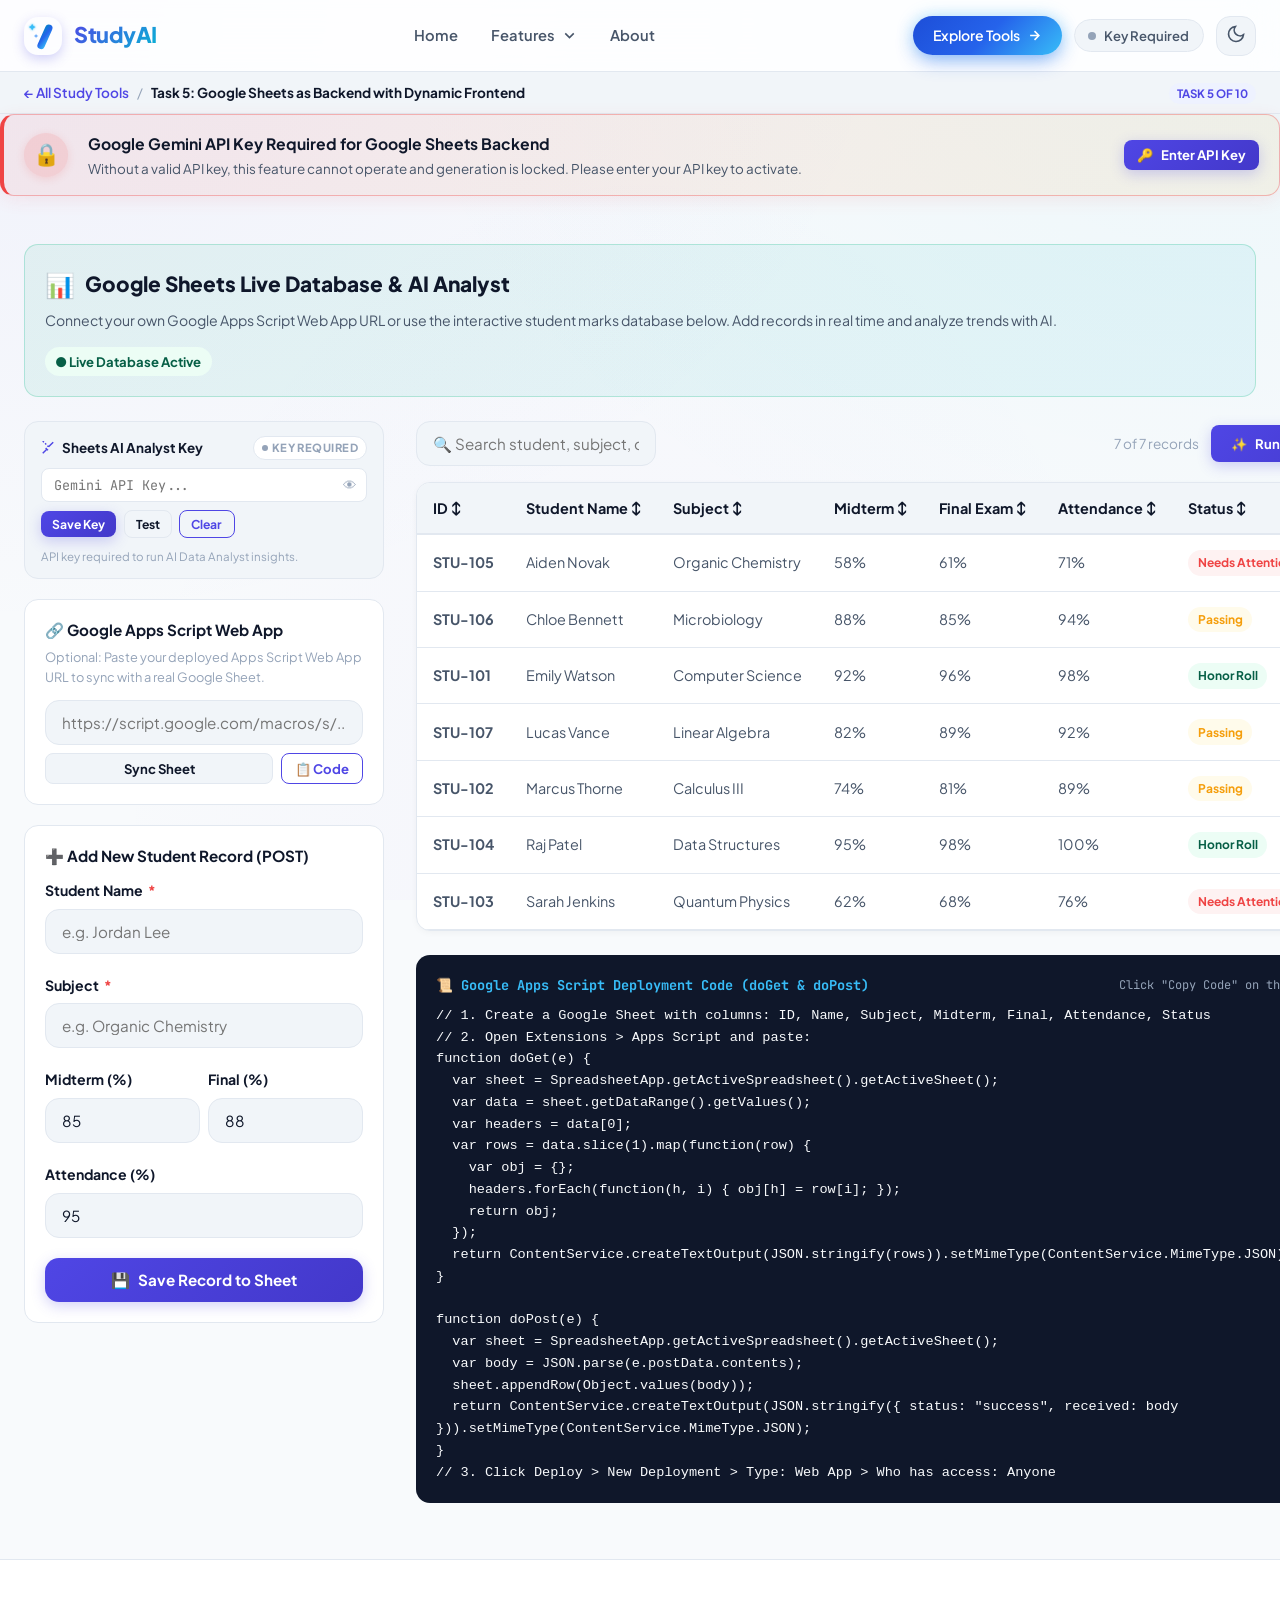
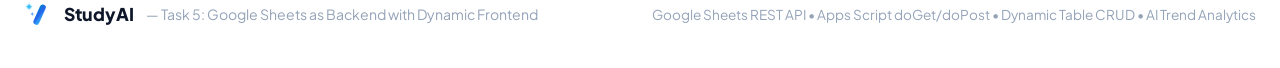
<file: pages/sheets.html>
<!DOCTYPE html>
<html lang="en" data-theme="light">
<head>
  <meta charset="UTF-8">
  <meta name="viewport" content="width=device-width, initial-scale=1.0">
  <title>StudyAI — Google Sheets Backend (Task 5)</title>
  <meta name="description" content="Use Google Sheets as a live database with a dynamic frontend web app, Google Apps Script REST API, and AI trend analytics.">
  <link rel="icon" type="image/svg+xml" href="../assets/logo.svg">
  <link rel="stylesheet" href="../style.css">
</head>
<body>

  <!-- Top Navigation Bar -->
  <header class="navbar" id="mainNavbar">
    <div class="container">
      <a href="../index.html" class="nav-brand">
        <div class="brand-icon">
          <img src="../assets/logo.svg" alt="StudyAI Logo" width="34" height="34">
        </div>
        <span class="brand-name">StudyAI</span>
      </a>

      <!-- Desktop Nav Links -->
      <nav aria-label="Main Navigation">
        <ul class="nav-links">
          <li><a href="../index.html" class="nav-link">Home</a></li>
          <li class="nav-item-dropdown">
            <a href="../index.html#features" class="nav-link dropdown-toggle" id="featuresDropdownBtn">
              <span>Features</span>
              <svg width="14" height="14" viewBox="0 0 24 24" fill="none" stroke="currentColor" stroke-width="2.5"><polyline points="6 9 12 15 18 9"/></svg>
            </a>
            <div class="features-dropdown-menu" id="featuresDropdownMenu">
              <div class="dropdown-header">
                <span>AI Student Academic Suite</span>
                <span class="dropdown-badge">10 Tools</span>
              </div>
              <div class="dropdown-grid">
                <a href="resume.html" class="dropdown-item">
                  <span class="dropdown-icon" style="background: #eef2ff; color: #4f46e5;">💼</span>
                  <div>
                    <div class="dropdown-title">Task 1: AI Resume Builder</div>
                    <div class="dropdown-desc">ATS optimization, templates &amp; PDF</div>
                  </div>
                </a>
                <a href="notes.html" class="dropdown-item">
                  <span class="dropdown-icon" style="background: var(--primary-light); color: var(--primary);">📘</span>
                  <div>
                    <div class="dropdown-title">Task 2: AI Notes Generator</div>
                    <div class="dropdown-desc">Cornell notes &amp; Markdown sheets</div>
                  </div>
                </a>
                <a href="ppt.html" class="dropdown-item">
                  <span class="dropdown-icon" style="background: #e0f2fe; color: #0284c7;">📊</span>
                  <div>
                    <div class="dropdown-title">Task 3: Presentation (PPT)</div>
                    <div class="dropdown-desc">Structured slide deck &amp; PPTX export</div>
                  </div>
                </a>
                <a href="mindmap.html" class="dropdown-item">
                  <span class="dropdown-icon" style="background: #fdf4ff; color: #a21caf;">🧠</span>
                  <div>
                    <div class="dropdown-title">Task 4: Syllabus Mind Map</div>
                    <div class="dropdown-desc">Visual tree hierarchy &amp; outlines</div>
                  </div>
                </a>
                <a href="sheets.html" class="dropdown-item">
                  <span class="dropdown-icon" style="background: #ecfdf5; color: #059669;">📈</span>
                  <div>
                    <div class="dropdown-title">Task 5: Google Sheets Backend</div>
                    <div class="dropdown-desc">Live database &amp; AI trend insights</div>
                  </div>
                </a>
                <a href="quiz.html" class="dropdown-item">
                  <span class="dropdown-icon" style="background: var(--success-light); color: var(--success);">📝</span>
                  <div>
                    <div class="dropdown-title">Task 6: Dynamic Quiz / MCQ</div>
                    <div class="dropdown-desc">Custom questions &amp; instant feedback</div>
                  </div>
                </a>
                <a href="doubts.html" class="dropdown-item">
                  <span class="dropdown-icon" style="background: #ecfeff; color: #0891b2;">💬</span>
                  <div>
                    <div class="dropdown-title">Task 7: Doubt Solver Bot</div>
                    <div class="dropdown-desc">24/7 tutor with speech read-out</div>
                  </div>
                </a>
                <a href="flashcards.html" class="dropdown-item">
                  <span class="dropdown-icon" style="background: #fffbeb; color: #d97706;">🗂</span>
                  <div>
                    <div class="dropdown-title">Task 8: AI 3D Flashcards</div>
                    <div class="dropdown-desc">Active recall &amp; flippable revision</div>
                  </div>
                </a>
                <a href="planner.html" class="dropdown-item">
                  <span class="dropdown-icon" style="background: #f5f3ff; color: #7c3aed;">📅</span>
                  <div>
                    <div class="dropdown-title">Task 9: Study Timetable</div>
                    <div class="dropdown-desc">Day-wise schedule &amp; checklist</div>
                  </div>
                </a>
                <a href="ocr.html" class="dropdown-item">
                  <span class="dropdown-icon" style="background: #fef2f2; color: #dc2626;">📸</span>
                  <div>
                    <div class="dropdown-title">Task 10: Photo Notes OCR</div>
                    <div class="dropdown-desc">Extract text &amp; synthesize summary</div>
                  </div>
                </a>
              </div>
              <div class="dropdown-footer">
                <a href="../index.html#features" class="dropdown-view-all">View All in Hub Grid →</a>
              </div>
            </div>
          </li>
          <li><a href="../index.html#about" class="nav-link">About</a></li>
        </ul>
      </nav>

      <!-- Nav Actions -->
      <div class="nav-actions">
        <a href="../index.html#features" class="ada-nav-cta-btn" id="navCtaBtn" title="Explore All Tools" style="text-decoration: none;">
          <span>Explore Tools</span>
          <svg width="15" height="15" viewBox="0 0 24 24" fill="none" stroke="currentColor" stroke-width="2.5"><path d="M5 12h14M12 5l7 7-7 7"/></svg>
        </a>

        <button class="api-badge-btn" id="apiKeyBadgeBtn" title="Configure Google Gemini API Key">
          <span class="status-dot" id="apiStatusDot"></span>
          <span id="apiStatusText">Key Required</span>
        </button>

        <button class="icon-btn" id="themeToggleBtn" aria-label="Toggle Dark/Light Mode" title="Toggle Theme">
          <span id="themeIcon">
            <svg width="20" height="20" viewBox="0 0 24 24" fill="none" stroke="currentColor" stroke-width="2"><path d="M21 12.79A9 9 0 1 1 11.21 3 7 7 0 0 0 21 12.79z"/></svg>
          </span>
        </button>

        <button class="hamburger" id="hamburgerBtn" aria-label="Toggle Menu">
          <span></span><span></span><span></span>
        </button>
      </div>
    </div>
  </header>

  <!-- Mobile Drawer Menu -->
  <div class="mobile-nav" id="mobileNavDrawer">
    <ul class="mobile-nav-links">
      <li><a href="../index.html" class="mobile-nav-link">🏠 Home</a></li>
      <li><a href="../index.html#features" class="mobile-nav-link">✨ Features</a></li>
      <li><a href="../index.html#about" class="mobile-nav-link">ℹ️ About StudyAI</a></li>
      <li class="mobile-nav-divider"></li>
      <li class="mobile-nav-heading">All 10 Dedicated Pages</li>
      <li><a href="resume.html" class="mobile-nav-link">💼 Task 1: AI Resume Builder</a></li>
      <li><a href="notes.html" class="mobile-nav-link">📘 Task 2: AI Notes Generator</a></li>
      <li><a href="ppt.html" class="mobile-nav-link">📊 Task 3: AI Presentation (PPT)</a></li>
      <li><a href="mindmap.html" class="mobile-nav-link">🧠 Task 4: AI Syllabus Mind Map</a></li>
      <li><a href="sheets.html" class="mobile-nav-link active">📈 Task 5: Google Sheets as Backend</a></li>
      <li><a href="quiz.html" class="mobile-nav-link">📝 Task 6: AI Dynamic Quiz / MCQ</a></li>
      <li><a href="doubts.html" class="mobile-nav-link">💬 Task 7: AI Subject Tutor Bot</a></li>
      <li><a href="flashcards.html" class="mobile-nav-link">🗂 Task 8: AI 3D Flashcards</a></li>
      <li><a href="planner.html" class="mobile-nav-link">📅 Task 9: AI Study Timetable</a></li>
      <li><a href="ocr.html" class="mobile-nav-link">📸 Task 10: Photo Notes OCR</a></li>
    </ul>
  </div>

  <!-- Breadcrumb Banner -->
  <div class="standalone-top-banner">
    <div class="container standalone-banner-inner">
      <div class="page-breadcrumb">
        <a href="../index.html">← All Study Tools</a>
        <span>/</span>
        <span style="font-weight: 700; color: var(--text-primary);">Task 5: Google Sheets as Backend with Dynamic Frontend</span>
      </div>
      <div>
        <span class="tool-badge popular">Task 5 of 10</span>
      </div>
    </div>
  </div>

  <!-- Main App Layout -->
  <main class="container" id="sheetsBackendApp" style="padding-top: 1.5rem; padding-bottom: 3.5rem;">
    
    <!-- Top Info Ribbon -->
    <div class="sheets-top-banner">
      <div style="display: flex; justify-content: space-between; align-items: center; flex-wrap: wrap; gap: 1rem;">
        <div>
          <div style="display: flex; align-items: center; gap: 0.6rem;">
            <span style="font-size: 1.5rem;">📊</span>
            <h2 style="font-size: 1.3rem; font-weight: 800; margin: 0;">Google Sheets Live Database &amp; AI Analyst</h2>
          </div>
          <p style="font-size: 0.88rem; color: var(--text-secondary); margin-top: 0.35rem;">
            Connect your own Google Apps Script Web App URL or use the interactive student marks database below. Add records in real time and analyze trends with AI.
          </p>
        </div>
        <span class="sheets-status-indicator live">● Live Database Active</span>
      </div>
    </div>

    <!-- Layout Grid: Form (left) + Database Table & AI (right) -->
    <div class="resume-layout-grid" style="grid-template-columns: 360px 1fr;">

      <!-- Left Column: Controls & Add Record Form -->
      <div>
        <!-- Feature API Key Box -->
        <div class="feature-api-box" data-feature="sheets" style="margin-bottom: 1.25rem;">
          <div class="feature-api-header">
            <div class="feature-api-title">
              <svg width="14" height="14" viewBox="0 0 24 24" fill="none" stroke="currentColor" stroke-width="2.5"><path d="M21 2l-2 2m-6 6l7-7m-7 7l-2-2m-2-2l-2-2m-2-2l-2-2M3 21l7-7m0 0l2 2m-2-2l-2-2"/></svg>
              <span>Sheets AI Analyst Key</span>
            </div>
            <span class="feature-api-badge demo" id="featureBadge-sheets">
              <span class="feature-api-badge-dot"></span>
              <span class="badge-text">Key Required</span>
            </span>
          </div>
          <div class="feature-api-body">
            <div class="feature-api-input-wrap">
              <input type="password" id="featureKeyInput-sheets" class="feature-api-input" placeholder="Gemini API Key..." autocomplete="off">
              <button type="button" class="btn-eye-toggle" data-target="featureKeyInput-sheets" title="Show/Hide Key">👁</button>
            </div>
            <div class="feature-api-actions">
              <button type="button" class="btn btn-primary btn-xs save-feature-key-btn" data-feature="sheets">Save Key</button>
              <button type="button" class="btn btn-secondary btn-xs test-feature-key-btn" data-feature="sheets">Test</button>
              <button type="button" class="btn btn-outline btn-xs clear-feature-key-btn" data-feature="sheets">Clear</button>
            </div>
            <div class="feature-api-helper">API key required to run AI Data Analyst insights.</div>
          </div>
        </div>

        <!-- Google Apps Script URL Config -->
        <div style="background: var(--bg-secondary); border: 1px solid var(--border-color); border-radius: var(--radius-md); padding: 1.25rem; margin-bottom: 1.25rem;">
          <h4 style="font-size: 0.95rem; font-weight: 700; margin-bottom: 0.5rem;">🔗 Google Apps Script Web App</h4>
          <p style="font-size: 0.8rem; color: var(--text-muted); margin-bottom: 0.75rem;">
            Optional: Paste your deployed Apps Script Web App URL to sync with a real Google Sheet.
          </p>
          <div class="form-group" style="margin-bottom: 0.5rem;">
            <input type="url" id="sheetsScriptUrlInput" class="form-control" placeholder="https://script.google.com/macros/s/.../exec">
          </div>
          <div style="display: flex; gap: 0.5rem;">
            <button type="button" class="btn btn-secondary btn-sm" id="sheetsSyncBtn" style="flex: 1;">Sync Sheet</button>
            <button type="button" class="btn btn-outline btn-sm" id="copyAppsScriptCodeBtn" title="View & Copy Apps Script Code">📋 Code</button>
          </div>
        </div>

        <!-- Add New Record Form (POST Request) -->
        <div style="background: var(--bg-secondary); border: 1px solid var(--border-color); border-radius: var(--radius-md); padding: 1.25rem;">
          <h4 style="font-size: 0.95rem; font-weight: 700; margin-bottom: 0.85rem;">➕ Add New Student Record (POST)</h4>
          <form id="sheetsAddRowForm">
            <div class="form-group">
              <label class="form-label" for="newRowName">Student Name <span class="required">*</span></label>
              <input type="text" id="newRowName" class="form-control" placeholder="e.g. Jordan Lee" required>
            </div>
            <div class="form-group">
              <label class="form-label" for="newRowSubject">Subject <span class="required">*</span></label>
              <input type="text" id="newRowSubject" class="form-control" placeholder="e.g. Organic Chemistry" required>
            </div>
            <div style="display: grid; grid-template-columns: 1fr 1fr; gap: 0.5rem;">
              <div class="form-group">
                <label class="form-label" for="newRowMidterm">Midterm (%)</label>
                <input type="number" id="newRowMidterm" class="form-control" min="0" max="100" value="85" required>
              </div>
              <div class="form-group">
                <label class="form-label" for="newRowFinal">Final (%)</label>
                <input type="number" id="newRowFinal" class="form-control" min="0" max="100" value="88" required>
              </div>
            </div>
            <div class="form-group">
              <label class="form-label" for="newRowAttendance">Attendance (%)</label>
              <input type="number" id="newRowAttendance" class="form-control" min="0" max="100" value="95" required>
            </div>
            <button type="submit" class="btn btn-primary btn-block" style="padding: 0.75rem;">
              <span>💾</span> Save Record to Sheet
            </button>
          </form>
        </div>
      </div>

      <!-- Right Column: Live Table & AI Insights -->
      <div>
        <div class="sheets-toolbar">
          <div class="sheets-search-box">
            <input type="text" id="sheetsSearchInput" class="form-control" placeholder="🔍 Search student, subject, or status...">
          </div>
          <div style="display: flex; align-items: center; gap: 0.75rem;">
            <span style="font-size: 0.85rem; color: var(--text-muted);" id="sheetsRowCount">7 records</span>
            <button class="btn btn-primary btn-sm" id="sheetsAiAnalyzeBtn" style="padding: 0.6rem 1.25rem;">
              <span>✨</span> Run AI Data Analyst
            </button>
          </div>
        </div>

        <!-- Dynamic Table -->
        <div class="sheets-table-wrap">
          <table class="sheets-table">
            <thead>
              <tr>
                <th class="sheets-sortable-th" data-col="id">ID ↕</th>
                <th class="sheets-sortable-th" data-col="name">Student Name ↕</th>
                <th class="sheets-sortable-th" data-col="subject">Subject ↕</th>
                <th class="sheets-sortable-th" data-col="midterm">Midterm ↕</th>
                <th class="sheets-sortable-th" data-col="final">Final Exam ↕</th>
                <th class="sheets-sortable-th" data-col="attendance">Attendance ↕</th>
                <th class="sheets-sortable-th" data-col="status">Status ↕</th>
                <th>Action</th>
              </tr>
            </thead>
            <tbody id="sheetsTableBody">
              <!-- Populated dynamically by script.js -->
            </tbody>
          </table>
        </div>

        <!-- AI Analyst Insights Output Area -->
        <div id="sheetsAiInsights"></div>

        <!-- Apps Script Code Tutorial Box -->
        <div class="sheets-code-box" style="margin-top: 1.5rem;">
          <div style="display: flex; justify-content: space-between; align-items: center; margin-bottom: 0.5rem;">
            <span style="font-weight: 700; color: #38bdf8;">📜 Google Apps Script Deployment Code (doGet &amp; doPost)</span>
            <span style="font-size: 0.75rem; color: #94a3b8;">Click "Copy Code" on the left to copy</span>
          </div>
          <pre><code>// 1. Create a Google Sheet with columns: ID, Name, Subject, Midterm, Final, Attendance, Status
// 2. Open Extensions > Apps Script and paste:
function doGet(e) {
  var sheet = SpreadsheetApp.getActiveSpreadsheet().getActiveSheet();
  var data = sheet.getDataRange().getValues();
  var headers = data[0];
  var rows = data.slice(1).map(function(row) {
    var obj = {};
    headers.forEach(function(h, i) { obj[h] = row[i]; });
    return obj;
  });
  return ContentService.createTextOutput(JSON.stringify(rows)).setMimeType(ContentService.MimeType.JSON);
}

function doPost(e) {
  var sheet = SpreadsheetApp.getActiveSpreadsheet().getActiveSheet();
  var body = JSON.parse(e.postData.contents);
  sheet.appendRow(Object.values(body));
  return ContentService.createTextOutput(JSON.stringify({ status: "success", received: body })).setMimeType(ContentService.MimeType.JSON);
}
// 3. Click Deploy > New Deployment > Type: Web App > Who has access: Anyone</code></pre>
        </div>
      </div>

    </div>
  </main>

  <!-- Global Multi-Key Modal -->
  <div class="modal-overlay" id="apiKeyModal">
    <div class="modal-card modal-large">
      <div class="modal-header">
        <div style="display: flex; align-items: center; gap: 0.6rem;">
          <span style="font-size: 1.35rem;">🔑</span>
          <div>
            <h3 style="font-size: 1.15rem; font-weight: 800;">AI Feature API Keys Manager</h3>
            <span style="font-size: 0.78rem; color: var(--text-muted);" id="modalActiveKeyCount">Every AI feature works independently</span>
          </div>
        </div>
        <button class="icon-btn" id="closeApiKeyModalBtn">✕</button>
      </div>
      <div class="modal-body scrollable">
        <div class="multi-key-batch-box">
          <div class="multi-key-batch-header">
            <span class="multi-key-batch-title"><span>⚡</span> Quick Setup: Single Key for All 10 Features</span>
          </div>
          <p style="font-size: 0.8rem; color: var(--text-secondary); margin-bottom: 0.75rem;">
            Enter your Google Gemini API key to activate all 10 features at once.
          </p>
          <div style="display: flex; gap: 0.5rem; align-items: center; flex-wrap: wrap;">
            <div class="feature-api-input-wrap" style="flex: 1; min-width: 240px;">
              <input type="password" id="batchApiKeyInput" class="feature-api-input" placeholder="Paste Gemini API key (AIzaSy...)">
              <button type="button" class="btn-eye-toggle" data-target="batchApiKeyInput">👁</button>
            </div>
            <button type="button" class="btn btn-primary btn-sm" id="batchApplyKeyBtn">Apply to All Features</button>
          </div>
        </div>
        <div class="features-keys-list" id="modalFeaturesKeysList"></div>
      </div>
      <div class="modal-footer">
        <button class="btn btn-outline btn-sm" id="clearAllKeysBtn">Clear All Keys</button>
        <button class="btn btn-secondary btn-sm" id="closeModalBottomBtn">Close</button>
      </div>
    </div>
  </div>

  <div class="toast-container" id="toastContainer"></div>

  <footer>
    <div class="container footer-inner">
      <div style="display: flex; align-items: center; gap: 0.75rem;">
        <img src="../assets/logo.svg" alt="StudyAI" width="28" height="28">
        <span style="font-weight: 800; font-size: 1.1rem;">StudyAI</span>
        <span style="color: var(--text-muted); font-size: 0.88rem;">— Task 5: Google Sheets as Backend with Dynamic Frontend</span>
      </div>
      <div style="font-size: 0.85rem; color: var(--text-muted);">
        Google Sheets REST API • Apps Script doGet/doPost • Dynamic Table CRUD • AI Trend Analytics
      </div>
    </div>
  </footer>

  <script src="../script.js"></script>
</body>
</html>
</file>
<file: style.css>
/* ===================================================================
   StudyAI - Modern AI-Powered Student Productivity Suite
   Styles & Design System
   =================================================================== */

@import url('https://fonts.googleapis.com/css2?family=Plus+Jakarta+Sans:wght@300;400;500;600;700;800&family=JetBrains+Mono:wght@400;500;700&family=Caveat:wght@600&display=swap');

:root {
  /* Core Color Palette - Light Theme */
  --bg-primary: #f8fafc;
  --bg-secondary: #ffffff;
  --bg-tertiary: #f1f5f9;
  --bg-glass: rgba(255, 255, 255, 0.85);
  --bg-card-hover: #ffffff;
  
  --text-primary: #0f172a;
  --text-secondary: #475569;
  --text-muted: #94a3b8;
  --text-inverse: #ffffff;

  --border-color: #e2e8f0;
  --border-light: #f1f5f9;
  --border-focus: #818cf8;

  /* Brand Accents */
  --primary: #4f46e5;
  --primary-hover: #4338ca;
  --primary-light: #eef2ff;
  --primary-glow: rgba(79, 70, 229, 0.25);

  --secondary: #06b6d4;
  --secondary-light: #ecfeff;
  
  --success: #10b981;
  --success-light: #ecfdf5;
  --success-dark: #065f46;

  --warning: #f59e0b;
  --warning-light: #fffbeb;

  --danger: #ef4444;
  --danger-light: #fef2f2;

  --purple: #8b5cf6;
  --purple-light: #f5f3ff;

  --pink: #ec4899;
  --pink-light: #fdf2f8;

  /* Shadows */
  --shadow-xs: 0 1px 2px rgba(0, 0, 0, 0.05);
  --shadow-sm: 0 2px 8px -2px rgba(15, 23, 42, 0.06);
  --shadow-md: 0 8px 24px -4px rgba(15, 23, 42, 0.08);
  --shadow-lg: 0 16px 36px -6px rgba(15, 23, 42, 0.12);
  --shadow-glow: 0 0 25px var(--primary-glow);

  /* Radius */
  --radius-sm: 8px;
  --radius-md: 14px;
  --radius-lg: 20px;
  --radius-xl: 28px;
  --radius-full: 9999px;

  /* Layout */
  --nav-height: 72px;
  --max-width: 1280px;
  --transition-fast: 0.18s ease;
  --transition-normal: 0.28s ease;
  --transition-slow: 0.45s cubic-bezier(0.16, 1, 0.3, 1);
}

/* Dark Theme Overrides */
[data-theme="dark"] {
  --bg-primary: #090d16;
  --bg-secondary: #111827;
  --bg-tertiary: #1f2937;
  --bg-glass: rgba(17, 24, 39, 0.85);
  --bg-card-hover: #1e293b;

  --text-primary: #f8fafc;
  --text-secondary: #cbd5e1;
  --text-muted: #64748b;

  --border-color: #1e293b;
  --border-light: #172033;
  --border-focus: #6366f1;

  --primary-light: rgba(79, 70, 229, 0.15);
  --secondary-light: rgba(6, 182, 212, 0.15);
  --success-light: rgba(16, 185, 129, 0.15);
  --warning-light: rgba(245, 158, 11, 0.15);
  --danger-light: rgba(239, 68, 68, 0.15);

  --shadow-sm: 0 4px 12px rgba(0, 0, 0, 0.3);
  --shadow-md: 0 8px 24px rgba(0, 0, 0, 0.4);
  --shadow-lg: 0 16px 36px rgba(0, 0, 0, 0.5);
}

/* Base Reset */
*, *::before, *::after {
  box-sizing: border-box;
  margin: 0;
  padding: 0;
}

html {
  scroll-behavior: smooth;
  font-size: 16px;
}

body {
  font-family: 'Plus Jakarta Sans', -apple-system, BlinkMacSystemFont, 'Segoe UI', Roboto, sans-serif;
  background-color: var(--bg-primary);
  color: var(--text-primary);
  line-height: 1.6;
  min-height: 100vh;
  display: flex;
  flex-direction: column;
  background-image: 
    radial-gradient(at 0% 0%, rgba(79, 70, 229, 0.05) 0px, transparent 50%),
    radial-gradient(at 100% 0%, rgba(6, 182, 212, 0.05) 0px, transparent 50%),
    radial-gradient(at 50% 100%, rgba(139, 92, 246, 0.03) 0px, transparent 60%);
  background-attachment: fixed;
  transition: background-color var(--transition-normal), color var(--transition-normal);
}

/* Custom Scrollbar */
::-webkit-scrollbar {
  width: 8px;
  height: 8px;
}
::-webkit-scrollbar-track {
  background: var(--bg-primary);
}
::-webkit-scrollbar-thumb {
  background: var(--text-muted);
  border-radius: var(--radius-full);
}
::-webkit-scrollbar-thumb:hover {
  background: var(--text-secondary);
}

/* Typography */
h1, h2, h3, h4, h5, h6 {
  color: var(--text-primary);
  font-weight: 700;
  line-height: 1.25;
}

p {
  color: var(--text-secondary);
}

a {
  color: inherit;
  text-decoration: none;
}

button {
  font-family: inherit;
  cursor: pointer;
  border: none;
  background: none;
}

input, textarea, select {
  font-family: inherit;
  color: var(--text-primary);
}

/* Container */
.container {
  max-width: var(--max-width);
  margin: 0 auto;
  padding: 0 1.5rem;
  width: 100%;
}

/* ===================================================================
   Top Navigation Bar
   =================================================================== */
.navbar {
  position: sticky;
  top: 0;
  z-index: 100;
  height: var(--nav-height);
  background: var(--bg-glass);
  backdrop-filter: blur(16px);
  -webkit-backdrop-filter: blur(16px);
  border-bottom: 1px solid var(--border-color);
  transition: all var(--transition-normal);
}

.navbar .container {
  display: flex;
  align-items: center;
  justify-content: space-between;
  height: 100%;
  gap: 1.5rem;
}

.nav-brand {
  display: flex;
  align-items: center;
  gap: 0.75rem;
  font-size: 1.35rem;
  font-weight: 800;
  letter-spacing: -0.02em;
  color: var(--text-primary);
}

.brand-icon {
  width: 38px;
  height: 38px;
  border-radius: var(--radius-md);
  display: flex;
  align-items: center;
  justify-content: center;
  box-shadow: 0 4px 12px var(--primary-glow);
}

.brand-name {
  background: linear-gradient(135deg, var(--primary) 0%, #06b6d4 100%);
  -webkit-background-clip: text;
  -webkit-text-fill-color: transparent;
}

.brand-badge {
  font-size: 0.65rem;
  font-weight: 700;
  padding: 2px 6px;
  border-radius: var(--radius-sm);
  background: var(--primary-light);
  color: var(--primary);
  text-transform: uppercase;
  letter-spacing: 0.05em;
}

/* Nav Links */
.nav-links {
  display: flex;
  align-items: center;
  gap: 0.35rem;
  list-style: none;
}

.nav-link {
  display: flex;
  align-items: center;
  gap: 0.4rem;
  padding: 0.5rem 0.85rem;
  font-size: 0.92rem;
  font-weight: 600;
  color: var(--text-secondary);
  border-radius: var(--radius-md);
  transition: all var(--transition-fast);
  position: relative;
}

.nav-link svg {
  width: 17px;
  height: 17px;
  stroke-width: 2.2;
}

.nav-link:hover {
  color: var(--primary);
  background: var(--primary-light);
}

.nav-link.active {
  color: var(--primary);
  background: var(--primary-light);
}

.nav-link.active::after {
  content: '';
  position: absolute;
  bottom: -6px;
  left: 50%;
  transform: translateX(-50%);
  width: 18px;
  height: 3px;
  background: var(--primary);
  border-radius: var(--radius-full);
}

/* ===================================================================
   Features Dropdown Menu (Clean Home / Features / About Navbar)
   =================================================================== */
.nav-item-dropdown {
  position: relative;
  display: flex;
  align-items: center;
}

.dropdown-toggle {
  display: inline-flex;
  align-items: center;
  gap: 0.35rem;
  cursor: pointer;
}

.dropdown-toggle svg {
  transition: transform 0.25s cubic-bezier(0.16, 1, 0.3, 1);
}

.nav-item-dropdown:hover .dropdown-toggle svg,
.nav-item-dropdown:focus-within .dropdown-toggle svg {
  transform: rotate(180deg);
}

.features-dropdown-menu {
  position: absolute;
  top: calc(100% + 12px);
  left: 50%;
  transform: translateX(-50%) translateY(8px);
  width: 580px;
  max-width: 90vw;
  background: var(--bg-card);
  border: 1px solid var(--border-color);
  border-radius: var(--radius-lg);
  box-shadow: 0 20px 45px -10px rgba(0, 0, 0, 0.28), 0 0 1px 1px rgba(255, 255, 255, 0.08);
  padding: 0.85rem;
  opacity: 0;
  visibility: hidden;
  pointer-events: none;
  transition: opacity 0.22s ease, transform 0.22s cubic-bezier(0.16, 1, 0.3, 1), visibility 0.22s;
  z-index: 1000;
  backdrop-filter: blur(16px);
  -webkit-backdrop-filter: blur(16px);
}

/* Invisible bridge so mouse hover doesn't break when moving cursor */
.features-dropdown-menu::before {
  content: '';
  position: absolute;
  top: -14px;
  left: 0;
  right: 0;
  height: 16px;
}

.nav-item-dropdown:hover .features-dropdown-menu,
.nav-item-dropdown:focus-within .features-dropdown-menu,
.features-dropdown-menu.show {
  opacity: 1;
  visibility: visible;
  pointer-events: auto;
  transform: translateX(-50%) translateY(0);
}

.dropdown-header {
  display: flex;
  justify-content: space-between;
  align-items: center;
  padding: 0.4rem 0.6rem 0.65rem;
  border-bottom: 1px solid var(--border-color);
  margin-bottom: 0.6rem;
  font-size: 0.82rem;
  font-weight: 700;
  color: var(--text-muted);
  text-transform: uppercase;
  letter-spacing: 0.05em;
}

.dropdown-badge {
  font-size: 0.68rem;
  font-weight: 800;
  padding: 2px 7px;
  border-radius: var(--radius-full);
  background: var(--primary-light);
  color: var(--primary);
  text-transform: none;
  letter-spacing: normal;
}

.dropdown-grid {
  display: grid;
  grid-template-columns: repeat(2, 1fr);
  gap: 0.4rem;
}

.dropdown-item {
  display: flex;
  align-items: center;
  gap: 0.75rem;
  padding: 0.55rem 0.75rem;
  border-radius: var(--radius-md);
  text-decoration: none;
  color: var(--text-primary);
  transition: all var(--transition-fast);
  border: 1px solid transparent;
}

.dropdown-item:hover {
  background: var(--bg-secondary);
  border-color: var(--border-color);
  transform: translateX(2px);
}

.dropdown-icon {
  width: 34px;
  height: 34px;
  min-width: 34px;
  border-radius: var(--radius-md);
  display: flex;
  align-items: center;
  justify-content: center;
  font-size: 1.05rem;
  box-shadow: 0 2px 6px rgba(0, 0, 0, 0.06);
}

.dropdown-title {
  font-size: 0.88rem;
  font-weight: 700;
  line-height: 1.25;
  color: var(--text-primary);
}

.dropdown-desc {
  font-size: 0.74rem;
  color: var(--text-muted);
  line-height: 1.2;
  margin-top: 1px;
}

.dropdown-footer {
  display: flex;
  justify-content: space-between;
  align-items: center;
  padding: 0.65rem 0.6rem 0.2rem;
  border-top: 1px solid var(--border-color);
  margin-top: 0.6rem;
  font-size: 0.82rem;
}

.dropdown-view-all {
  color: var(--primary);
  font-weight: 700;
  text-decoration: none;
  display: inline-flex;
  align-items: center;
  gap: 0.35rem;
  transition: gap 0.2s ease;
}

.dropdown-view-all:hover {
  text-decoration: underline;
  gap: 0.55rem;
}

/* Mobile Nav Enhancements */
.mobile-nav-divider {
  height: 1px;
  background: var(--border-color);
  margin: 0.65rem 0;
  list-style: none;
}

.mobile-nav-heading {
  font-size: 0.72rem;
  text-transform: uppercase;
  letter-spacing: 0.08em;
  color: var(--text-muted);
  padding: 0.35rem 1rem;
  font-weight: 800;
  list-style: none;
}

/* ===================================================================
   About Section & Academic Showcase
   =================================================================== */
.about-section {
  margin-top: 3.5rem;
  padding-top: 2.5rem;
  border-top: 1px solid var(--border-color);
}

.about-header-wrap {
  text-align: center;
  max-width: 680px;
  margin: 0 auto 2.5rem;
}

.about-pill {
  display: inline-flex;
  align-items: center;
  gap: 0.4rem;
  padding: 0.35rem 0.95rem;
  border-radius: var(--radius-full);
  background: var(--primary-light);
  color: var(--primary);
  font-size: 0.8rem;
  font-weight: 700;
  text-transform: uppercase;
  letter-spacing: 0.06em;
  margin-bottom: 0.85rem;
}

.about-title {
  font-size: 2.1rem;
  font-weight: 800;
  letter-spacing: -0.025em;
  color: var(--text-primary);
  line-height: 1.25;
}

.about-subtitle {
  font-size: 1.05rem;
  color: var(--text-secondary);
  line-height: 1.6;
  margin-top: 0.75rem;
}

.about-grid {
  display: grid;
  grid-template-columns: repeat(3, 1fr);
  gap: 1.5rem;
  margin-bottom: 2.5rem;
}

.about-card {
  background: var(--bg-card);
  border: 1px solid var(--border-color);
  border-radius: var(--radius-lg);
  padding: 1.75rem;
  box-shadow: var(--shadow-sm);
  transition: all var(--transition-normal);
  display: flex;
  flex-direction: column;
}

.about-card:hover {
  transform: translateY(-4px);
  box-shadow: var(--shadow-md);
  border-color: var(--primary);
}

.about-card-icon {
  width: 44px;
  height: 44px;
  border-radius: var(--radius-md);
  display: flex;
  align-items: center;
  justify-content: center;
  font-size: 1.4rem;
  margin-bottom: 1rem;
}

.about-card h3 {
  font-size: 1.15rem;
  font-weight: 800;
  color: var(--text-primary);
  margin-bottom: 0.6rem;
}

.about-card p {
  font-size: 0.88rem;
  color: var(--text-secondary);
  line-height: 1.55;
  flex: 1;
}

.about-tech-stack-ribbon {
  background: var(--bg-secondary);
  border: 1px solid var(--border-color);
  border-radius: var(--radius-lg);
  padding: 1.5rem 2rem;
  display: flex;
  align-items: center;
  justify-content: space-between;
  flex-wrap: wrap;
  gap: 1.25rem;
}

.about-tech-tags {
  display: flex;
  align-items: center;
  flex-wrap: wrap;
  gap: 0.6rem;
}

.about-tech-tag {
  font-size: 0.8rem;
  font-weight: 700;
  padding: 0.35rem 0.85rem;
  border-radius: var(--radius-full);
  background: var(--bg-card);
  border: 1px solid var(--border-color);
  color: var(--text-primary);
}

@media (max-width: 900px) {
  .about-grid {
    grid-template-columns: 1fr;
  }
  .features-dropdown-menu {
    width: 340px;
  }
  .dropdown-grid {
    grid-template-columns: 1fr;
  }
}

/* Nav Actions */
.nav-actions {
  display: flex;
  align-items: center;
  gap: 0.75rem;
}
/* Ada-Style Navbar CTA Button */
.ada-nav-cta-btn {
  display: inline-flex;
  align-items: center;
  gap: 0.45rem;
  padding: 0.5rem 1.25rem;
  border-radius: var(--radius-full);
  background: linear-gradient(135deg, #1d4ed8 0%, #2563eb 50%, #38bdf8 100%);
  color: #ffffff;
  font-weight: 600;
  font-size: 0.88rem;
  border: none;
  cursor: pointer;
  box-shadow: 0 8px 20px -3px rgba(37, 99, 235, 0.45), 0 0 16px rgba(56, 189, 248, 0.35);
  transition: all var(--transition-fast);
}

.ada-nav-cta-btn:hover {
  transform: translateY(-2px);
  box-shadow: 0 12px 28px -3px rgba(37, 99, 235, 0.55), 0 0 22px rgba(56, 189, 248, 0.45);
  filter: brightness(1.05);
}

/* API Key Indicator Button */
.api-badge-btn {
  display: flex;
  align-items: center;
  gap: 0.5rem;
  padding: 0.45rem 0.85rem;
  border-radius: var(--radius-full);
  font-size: 0.82rem;
  font-weight: 600;
  background: var(--bg-tertiary);
  color: var(--text-secondary);
  border: 1px solid var(--border-color);
  transition: all var(--transition-fast);
}

.api-badge-btn:hover {
  background: var(--bg-secondary);
  border-color: var(--primary);
  color: var(--primary);
  box-shadow: var(--shadow-sm);
}

.status-dot {
  width: 8px;
  height: 8px;
  border-radius: 50%;
  background: #94a3b8;
}

.status-dot.active {
  background: var(--success);
  box-shadow: 0 0 8px var(--success);
}

/* Theme Toggle */
.icon-btn {
  width: 40px;
  height: 40px;
  border-radius: var(--radius-md);
  display: flex;
  align-items: center;
  justify-content: center;
  color: var(--text-secondary);
  background: var(--bg-tertiary);
  border: 1px solid var(--border-color);
  transition: all var(--transition-fast);
}

.icon-btn:hover {
  background: var(--bg-secondary);
  color: var(--text-primary);
  border-color: var(--border-focus);
}

/* Hamburger */
.hamburger {
  display: none;
  flex-direction: column;
  justify-content: center;
  gap: 5px;
  width: 40px;
  height: 40px;
  border-radius: var(--radius-md);
  padding: 8px;
  background: var(--bg-tertiary);
  border: 1px solid var(--border-color);
}

.hamburger span {
  width: 100%;
  height: 2px;
  background: var(--text-primary);
  border-radius: 2px;
  transition: all var(--transition-fast);
}

.hamburger.open span:nth-child(1) {
  transform: rotate(45deg) translate(5px, 5px);
}
.hamburger.open span:nth-child(2) {
  opacity: 0;
}
.hamburger.open span:nth-child(3) {
  transform: rotate(-45deg) translate(5px, -5px);
}

/* Mobile Nav Drawer */
.mobile-nav {
  display: none;
  position: fixed;
  top: var(--nav-height);
  left: 0;
  right: 0;
  background: var(--bg-secondary);
  border-bottom: 1px solid var(--border-color);
  box-shadow: var(--shadow-lg);
  padding: 1.25rem;
  z-index: 99;
  transform: translateY(-100%);
  opacity: 0;
  pointer-events: none;
  transition: all var(--transition-normal);
}

.mobile-nav.open {
  transform: translateY(0);
  opacity: 1;
  pointer-events: auto;
}

.mobile-nav-links {
  list-style: none;
  display: flex;
  flex-direction: column;
  gap: 0.5rem;
}

.mobile-nav-link {
  display: flex;
  align-items: center;
  gap: 0.85rem;
  padding: 0.8rem 1rem;
  font-weight: 600;
  color: var(--text-secondary);
  border-radius: var(--radius-md);
  transition: all var(--transition-fast);
}

.mobile-nav-link:hover, .mobile-nav-link.active {
  background: var(--primary-light);
  color: var(--primary);
}

/* ===================================================================
   Main Layout & Tool View Management
   =================================================================== */
main {
  flex: 1;
  padding: 0 0 4rem;
}

.view-section {
  display: none;
  animation: fadeIn 0.32s ease forwards;
}

.view-section.active {
  display: block;
}

.view-section:not(#view-home) {
  max-width: var(--max-width);
  margin: 0 auto;
  padding: 2rem 1.5rem 0;
}

@keyframes fadeIn {
  from { opacity: 0; transform: translateY(8px); }
  to { opacity: 1; transform: translateY(0); }
}

/* ===================================================================
   Ada-Inspired Luminous Hero Section (Home View)
   =================================================================== */
.ada-hero-wrapper {
  position: relative;
  width: 100%;
  padding: 2.25rem 1.5rem 0.5rem;
  display: flex;
  flex-direction: column;
  align-items: center;
  text-align: center;
  overflow: hidden;
  background: radial-gradient(ellipse 70% 60% at 50% 60%, rgba(186, 230, 253, 0.45) 0%, rgba(224, 242, 254, 0.25) 40%, rgba(255, 255, 255, 1) 75%), #ffffff;
  border-bottom: 1px solid rgba(226, 232, 240, 0.6);
  margin-bottom: 2.5rem;
}

[data-theme="dark"] .ada-hero-wrapper {
  background: radial-gradient(ellipse 70% 60% at 50% 60%, rgba(14, 165, 233, 0.22) 0%, rgba(30, 58, 138, 0.16) 40%, #090d16 75%), #090d16;
  border-bottom-color: rgba(30, 41, 59, 0.6);
}

.ada-ambient-glow {
  position: absolute;
  bottom: -40px;
  left: 50%;
  transform: translateX(-50%);
  width: 850px;
  max-width: 95vw;
  height: 480px;
  border-radius: 50%;
  background: radial-gradient(circle, rgba(56, 189, 248, 0.38) 0%, rgba(147, 197, 253, 0.2) 45%, transparent 70%);
  filter: blur(55px);
  pointer-events: none;
  z-index: 1;
  animation: pulseAmbient 7s ease-in-out infinite alternate;
}

@keyframes pulseAmbient {
  0% { opacity: 0.75; transform: translateX(-50%) scale(0.95); }
  100% { opacity: 1; transform: translateX(-50%) scale(1.08); }
}

.ada-hero-container {
  position: relative;
  z-index: 3;
  width: 100%;
  max-width: 1200px;
  margin: 0 auto;
  display: flex;
  flex-direction: column;
  align-items: center;
}

/* Ada Pill Badge */
.ada-pill-badge {
  display: inline-flex;
  align-items: center;
  gap: 0.65rem;
  padding: 0.35rem 1.15rem;
  background: rgba(255, 255, 255, 0.85);
  backdrop-filter: blur(16px);
  -webkit-backdrop-filter: blur(16px);
  border: 1px solid rgba(226, 232, 240, 0.9);
  border-radius: 9999px;
  font-size: 0.85rem;
  font-weight: 600;
  color: #334155;
  box-shadow: 0 4px 16px rgba(0, 0, 0, 0.04);
  margin-bottom: 1rem;
  transition: transform 0.25s ease, box-shadow 0.25s ease;
  cursor: default;
}

[data-theme="dark"] .ada-pill-badge {
  background: rgba(30, 41, 59, 0.8);
  border-color: rgba(255, 255, 255, 0.12);
  color: #e2e8f0;
}

.ada-pill-badge:hover {
  transform: translateY(-2px);
  box-shadow: 0 6px 20px rgba(56, 189, 248, 0.2);
}

.badge-sparkle {
  color: #0284c7;
  font-weight: 700;
  font-size: 0.78rem;
  background: rgba(14, 165, 233, 0.12);
  padding: 2px 8px;
  border-radius: 999px;
}

/* Hero Typography */
.ada-hero-title {
  font-size: 3.25rem;
  font-weight: 800;
  letter-spacing: -0.035em;
  line-height: 1.14;
  margin-bottom: 0.85rem;
  max-width: 860px;
}

.ada-title-gradient {
  background: linear-gradient(135deg, #1d4ed8 0%, #2563eb 45%, #06b6d4 100%);
  -webkit-background-clip: text;
  -webkit-text-fill-color: transparent;
  display: inline;
}

.ada-title-dark {
  display: block;
  color: #0f172a;
  font-weight: 850;
  margin-top: 0.15rem;
}

[data-theme="dark"] .ada-title-dark {
  color: #f8fafc;
}

.ada-hero-subtitle {
  font-size: 1.08rem;
  color: #4b5563;
  max-width: 660px;
  line-height: 1.6;
  margin: 0 auto 1.75rem;
}

[data-theme="dark"] .ada-hero-subtitle {
  color: #94a3b8;
}

/* Hero Action Buttons */
.ada-hero-actions {
  display: flex;
  align-items: center;
  justify-content: center;
  gap: 1.15rem;
  margin-bottom: 2rem;
}

.ada-btn-primary {
  display: inline-flex;
  align-items: center;
  gap: 0.6rem;
  background: linear-gradient(135deg, #1d4ed8 0%, #2563eb 50%, #38bdf8 100%);
  color: #ffffff;
  font-weight: 600;
  font-size: 0.98rem;
  padding: 0.85rem 1.85rem;
  border-radius: 9999px;
  border: none;
  cursor: pointer;
  box-shadow: 0 10px 25px -4px rgba(37, 99, 235, 0.48), 0 0 20px rgba(56, 189, 248, 0.35);
  transition: all 0.25s ease;
}

.ada-btn-primary:hover {
  transform: translateY(-2px);
  box-shadow: 0 14px 32px -4px rgba(37, 99, 235, 0.58), 0 0 28px rgba(56, 189, 248, 0.45);
  filter: brightness(1.05);
}

.ada-btn-glass {
  display: inline-flex;
  align-items: center;
  gap: 0.6rem;
  background: rgba(255, 255, 255, 0.85);
  backdrop-filter: blur(16px);
  -webkit-backdrop-filter: blur(16px);
  color: #1e293b;
  font-weight: 600;
  font-size: 0.98rem;
  padding: 0.85rem 1.85rem;
  border-radius: 9999px;
  border: 1px solid rgba(203, 213, 225, 0.85);
  cursor: pointer;
  box-shadow: 0 4px 18px rgba(0, 0, 0, 0.04);
  transition: all 0.25s ease;
}

[data-theme="dark"] .ada-btn-glass {
  background: rgba(30, 41, 59, 0.8);
  color: #f1f5f9;
  border-color: rgba(255, 255, 255, 0.15);
}

.ada-btn-glass:hover {
  transform: translateY(-2px);
  background: rgba(255, 255, 255, 0.95);
  border-color: #38bdf8;
  box-shadow: 0 8px 24px rgba(56, 189, 248, 0.18);
}

/* ===================================================================
   Ada Hero Visual Stage (Phone Mockup & Floating Glass Cards)
   =================================================================== */
.ada-hero-stage {
  position: relative;
  width: 100%;
  max-width: 1140px;
  margin: 0 auto;
  display: flex;
  align-items: flex-end;
  justify-content: center;
  min-height: 520px;
  padding-bottom: 0.5rem;
}

/* Left Floating Glass Card (Retention & Study Time) */
.ada-float-card.ada-card-left {
  position: absolute;
  left: 2%;
  bottom: 24%;
  z-index: 10;
  background: rgba(255, 255, 255, 0.76);
  backdrop-filter: blur(28px) saturate(180%);
  -webkit-backdrop-filter: blur(28px) saturate(180%);
  border: 1px solid rgba(255, 255, 255, 0.92);
  border-radius: 28px;
  padding: 1.25rem 1.5rem;
  box-shadow: 0 20px 45px -10px rgba(15, 23, 42, 0.12), 0 0 24px rgba(56, 189, 248, 0.15);
  display: flex;
  align-items: center;
  animation: floatLeftCard 6s ease-in-out infinite alternate;
  text-align: left;
  transition: transform 0.3s ease, box-shadow 0.3s ease;
}

[data-theme="dark"] .ada-float-card.ada-card-left {
  background: rgba(17, 24, 39, 0.8);
  border-color: rgba(255, 255, 255, 0.14);
  box-shadow: 0 20px 45px -10px rgba(0, 0, 0, 0.5), 0 0 24px rgba(14, 165, 233, 0.2);
}

.ada-float-card.ada-card-left:hover {
  transform: translateY(-8px) scale(1.02);
  box-shadow: 0 25px 50px -10px rgba(15, 23, 42, 0.18), 0 0 30px rgba(56, 189, 248, 0.25);
}

@keyframes floatLeftCard {
  0% { transform: translateY(0); }
  100% { transform: translateY(-12px); }
}

.ada-metric-col {
  display: flex;
  flex-direction: column;
  gap: 0.25rem;
  min-width: 120px;
}

.ada-metric-header {
  display: flex;
  align-items: center;
  justify-content: space-between;
  gap: 1.25rem;
}

.ada-metric-label {
  font-size: 0.85rem;
  font-weight: 600;
  color: #64748b;
}

[data-theme="dark"] .ada-metric-label {
  color: #94a3b8;
}

.ada-metric-icon {
  width: 36px;
  height: 36px;
  border-radius: 10px;
  object-fit: cover;
  box-shadow: 0 4px 12px rgba(0, 0, 0, 0.08);
}

.ada-metric-value-row {
  display: flex;
  align-items: baseline;
  gap: 4px;
}

.ada-metric-number {
  font-size: 2.15rem;
  font-weight: 850;
  color: #0f172a;
  line-height: 1;
  letter-spacing: -0.02em;
}

[data-theme="dark"] .ada-metric-number {
  color: #f8fafc;
}

.ada-metric-unit {
  font-size: 0.72rem;
  font-weight: 700;
  color: #64748b;
}

.ada-metric-sub {
  font-size: 0.75rem;
  color: #94a3b8;
}

.ada-metric-divider {
  width: 1px;
  height: 75px;
  background: rgba(0, 0, 0, 0.08);
  margin: 0 1.25rem;
}

[data-theme="dark"] .ada-metric-divider {
  background: rgba(255, 255, 255, 0.1);
}

.ada-metric-pill {
  display: inline-block;
  margin-top: 0.35rem;
  padding: 2px 10px;
  border-radius: 9999px;
  font-size: 0.72rem;
  font-weight: 700;
  width: fit-content;
}

.pill-optimal {
  background: #dcfce7;
  color: #15803d;
}

.pill-streak {
  background: #e0f2fe;
  color: #0369a1;
}

/* Right Floating Glass Capsule (Instant Doubt Solver) */
.ada-float-card.ada-card-right {
  position: absolute;
  right: 2%;
  bottom: 28%;
  z-index: 10;
  background: rgba(255, 255, 255, 0.78);
  backdrop-filter: blur(28px) saturate(180%);
  -webkit-backdrop-filter: blur(28px) saturate(180%);
  border: 1px solid rgba(255, 255, 255, 0.92);
  border-radius: 9999px;
  padding: 0.75rem 1rem 0.75rem 0.85rem;
  box-shadow: 0 20px 45px -10px rgba(15, 23, 42, 0.12), 0 0 24px rgba(56, 189, 248, 0.15);
  display: flex;
  align-items: center;
  gap: 1rem;
  animation: floatRightCard 6.5s ease-in-out infinite alternate;
  text-align: left;
  transition: transform 0.3s ease, box-shadow 0.3s ease;
}

[data-theme="dark"] .ada-float-card.ada-card-right {
  background: rgba(17, 24, 39, 0.82);
  border-color: rgba(255, 255, 255, 0.14);
  box-shadow: 0 20px 45px -10px rgba(0, 0, 0, 0.5), 0 0 24px rgba(14, 165, 233, 0.2);
}

.ada-float-card.ada-card-right:hover {
  transform: translateY(-8px) scale(1.02);
  box-shadow: 0 25px 50px -10px rgba(15, 23, 42, 0.18), 0 0 30px rgba(56, 189, 248, 0.25);
}

@keyframes floatRightCard {
  0% { transform: translateY(0); }
  100% { transform: translateY(-10px); }
}

.ada-robot-avatar-wrap {
  position: relative;
  width: 48px;
  height: 48px;
  flex-shrink: 0;
}

.ada-robot-avatar {
  width: 100%;
  height: 100%;
  border-radius: 50%;
  object-fit: cover;
  border: 2px solid rgba(255, 255, 255, 0.95);
  box-shadow: 0 4px 14px rgba(14, 165, 233, 0.25);
}

.ada-robot-pulse-dot {
  position: absolute;
  bottom: 1px;
  right: 1px;
  width: 12px;
  height: 12px;
  background: #10b981;
  border: 2px solid #ffffff;
  border-radius: 50%;
  box-shadow: 0 0 8px #10b981;
}

.ada-call-content {
  display: flex;
  flex-direction: column;
}

.ada-call-title {
  font-size: 0.96rem;
  font-weight: 750;
  color: #0f172a;
  line-height: 1.2;
}

[data-theme="dark"] .ada-call-title {
  color: #f8fafc;
}

.ada-call-subtitle {
  font-size: 0.78rem;
  color: #64748b;
}

[data-theme="dark"] .ada-call-subtitle {
  color: #94a3b8;
}

.ada-call-action-btn {
  width: 44px;
  height: 44px;
  border-radius: 50%;
  background: #0f172a;
  color: #ffffff;
  display: flex;
  align-items: center;
  justify-content: center;
  border: none;
  cursor: pointer;
  transition: all 0.25s ease;
  box-shadow: 0 4px 14px rgba(15, 23, 42, 0.3);
  flex-shrink: 0;
}

[data-theme="dark"] .ada-call-action-btn {
  background: #3b82f6;
}

.ada-call-action-btn:hover {
  transform: scale(1.08);
  background: #2563eb;
  box-shadow: 0 6px 20px rgba(37, 99, 235, 0.45);
}

/* Phone Mockup Centerpiece */
.ada-phone-mockup-wrap {
  position: relative;
  width: 470px;
  max-width: 90vw;
  margin: 0 auto;
  z-index: 5;
  animation: floatPhone 6s ease-in-out infinite alternate;
  transition: transform 0.3s ease;
}

@keyframes floatPhone {
  0% { transform: translateY(0); }
  100% { transform: translateY(-8px); }
}

.ada-phone-halo {
  position: absolute;
  top: 15%;
  left: 5%;
  right: 5%;
  bottom: 5%;
  background: radial-gradient(circle, rgba(56, 189, 248, 0.5) 0%, rgba(37, 99, 235, 0.22) 50%, transparent 70%);
  filter: blur(45px);
  z-index: -1;
  pointer-events: none;
}

.ada-phone-img-container {
  position: relative;
  width: 100%;
  border-radius: 44px;
  overflow: hidden;
  filter: drop-shadow(0 25px 50px rgba(15, 23, 42, 0.18));
  mask-image: radial-gradient(ellipse 92% 90% at 50% 48%, black 72%, transparent 99%);
  -webkit-mask-image: radial-gradient(ellipse 92% 90% at 50% 48%, black 72%, transparent 99%);
}

.ada-phone-image {
  width: 100%;
  height: auto;
  display: block;
  transition: transform 0.4s ease;
}

.ada-phone-mockup-wrap:hover .ada-phone-image {
  transform: scale(1.02);
}

/* Interactive Floating Subject Pills on Phone */
.ada-phone-interactive-chips {
  position: absolute;
  top: 24%;
  left: 12%;
  right: 12%;
  display: grid;
  grid-template-columns: 1fr 1fr;
  gap: 8px;
  z-index: 8;
  opacity: 0;
  transition: opacity 0.3s ease;
}

.ada-phone-mockup-wrap:hover .ada-phone-interactive-chips {
  opacity: 1;
}

.ada-phone-chip {
  background: rgba(255, 255, 255, 0.88);
  backdrop-filter: blur(12px);
  -webkit-backdrop-filter: blur(12px);
  border: 1px solid rgba(255, 255, 255, 0.9);
  padding: 6px 10px;
  border-radius: 999px;
  font-size: 0.75rem;
  font-weight: 700;
  color: #1e293b;
  cursor: pointer;
  box-shadow: 0 4px 12px rgba(0, 0, 0, 0.08);
  transition: all 0.2s ease;
}

.ada-phone-chip:hover, .ada-phone-chip.active {
  background: #ffffff;
  color: #0284c7;
  transform: translateY(-2px);
  box-shadow: 0 6px 16px rgba(14, 165, 233, 0.25);
  border-color: #38bdf8;
}

/* Glowing AI Orb Trigger on Phone bottom */
.ada-orb-interactive-btn {
  position: absolute;
  bottom: 12%;
  left: 50%;
  transform: translateX(-50%);
  padding: 6px 16px;
  background: rgba(255, 255, 255, 0.9);
  backdrop-filter: blur(12px);
  border: 1px solid rgba(56, 189, 248, 0.5);
  border-radius: 9999px;
  font-size: 0.78rem;
  font-weight: 700;
  color: #0284c7;
  cursor: pointer;
  box-shadow: 0 0 15px rgba(56, 189, 248, 0.4);
  transition: all 0.2s ease;
  z-index: 8;
  opacity: 0.9;
}

.ada-orb-interactive-btn:hover {
  opacity: 1;
  transform: translateX(-50%) translateY(-2px);
  box-shadow: 0 0 25px rgba(56, 189, 248, 0.7);
  background: #ffffff;
}

/* Post Hero Content Styling */
.ada-post-hero {
  padding-top: 1rem;
}

/* Responsive Rules for Ada Hero */
@media (max-width: 1100px) {
  .ada-float-card.ada-card-left {
    left: 1%;
    bottom: 48%;
    transform: scale(0.92);
  }
  .ada-float-card.ada-card-right {
    right: 1%;
    bottom: 52%;
    transform: scale(0.92);
  }
}

@media (max-width: 900px) {
  .ada-hero-title {
    font-size: 2.85rem;
  }
  .ada-hero-stage {
    flex-direction: column;
    align-items: center;
    min-height: auto;
    gap: 1.5rem;
    padding-bottom: 2rem;
  }
  .ada-float-card.ada-card-left,
  .ada-float-card.ada-card-right {
    position: static;
    transform: none !important;
    animation: none !important;
    max-width: 380px;
    width: 100%;
    margin: 0 auto;
  }
  .ada-phone-mockup-wrap {
    width: 330px;
    order: 2;
  }
  .ada-card-left {
    order: 1;
  }
  .ada-card-right {
    order: 3;
  }
  .ada-phone-interactive-chips {
    opacity: 1;
  }
}

@media (max-width: 580px) {
  .ada-hero-wrapper {
    padding: 2.5rem 1rem 1rem;
  }
  .ada-hero-title {
    font-size: 2.15rem;
  }
  .ada-hero-actions {
    flex-direction: column;
    width: 100%;
    gap: 0.85rem;
  }
  .ada-btn-primary, .ada-btn-glass {
    width: 100%;
    justify-content: center;
  }
  .ada-metric-divider {
    margin: 0 0.75rem;
  }
  .ada-metric-number {
    font-size: 1.75rem;
  }
}

/* Ada Subject Hub Banner & Proof Ribbon */
.ada-subject-hub-banner {
  background: var(--bg-secondary);
  border: 1px solid var(--border-color);
  border-radius: var(--radius-xl);
  padding: 1.75rem 2rem;
  margin-bottom: 2rem;
  box-shadow: var(--shadow-sm);
  display: flex;
  flex-direction: column;
  gap: 1.25rem;
  transition: all var(--transition-normal);
}

.ada-subject-hub-banner:hover {
  box-shadow: var(--shadow-md);
  border-color: rgba(56, 189, 248, 0.4);
}

.ada-hub-header {
  display: flex;
  align-items: center;
  justify-content: space-between;
  flex-wrap: wrap;
  gap: 0.75rem;
}

.ada-hub-pills {
  display: flex;
  flex-wrap: wrap;
  gap: 0.65rem;
}

.ada-hub-pill {
  background: var(--bg-tertiary);
  border: 1px solid var(--border-color);
  border-radius: var(--radius-full);
  padding: 0.5rem 1.15rem;
  font-size: 0.85rem;
  font-weight: 600;
  color: var(--text-primary);
  cursor: pointer;
  transition: all var(--transition-fast);
}

.ada-hub-pill:hover {
  background: #ffffff;
  border-color: #38bdf8;
  color: #0284c7;
  transform: translateY(-2px);
  box-shadow: 0 4px 14px rgba(14, 165, 233, 0.18);
}

[data-theme="dark"] .ada-hub-pill:hover {
  background: #1e293b;
  border-color: #38bdf8;
  color: #38bdf8;
}

.ada-proof-ribbon {
  display: flex;
  align-items: center;
  justify-content: space-around;
  flex-wrap: wrap;
  padding: 1.25rem 1.75rem;
  background: rgba(255, 255, 255, 0.7);
  backdrop-filter: blur(16px);
  -webkit-backdrop-filter: blur(16px);
  border: 1px solid var(--border-color);
  border-radius: var(--radius-full);
  margin-bottom: 2.5rem;
  gap: 1.25rem;
  box-shadow: var(--shadow-sm);
}

[data-theme="dark"] .ada-proof-ribbon {
  background: rgba(17, 24, 39, 0.7);
}

.ada-proof-item {
  display: flex;
  align-items: center;
  gap: 0.65rem;
  font-size: 0.9rem;
  color: var(--text-secondary);
}

.ada-proof-star {
  color: #f59e0b;
  letter-spacing: 2px;
  font-size: 1rem;
}

.ada-proof-icon {
  font-size: 1.1rem;
}

.ada-proof-divider {
  width: 1px;
  height: 24px;
  background: var(--border-color);
}

@media (max-width: 768px) {
  .ada-proof-divider {
    display: none;
  }
  .ada-proof-ribbon {
    border-radius: var(--radius-lg);
    flex-direction: column;
    align-items: flex-start;
  }
}

/* Metric / Quick Stats Ribbon */
.stats-grid {
  display: grid;
  grid-template-columns: repeat(auto-fit, minmax(220px, 1fr));
  gap: 1.25rem;
  margin-bottom: 2.5rem;
}

.stat-card {
  background: rgba(255, 255, 255, 0.75);
  backdrop-filter: blur(12px);
  -webkit-backdrop-filter: blur(12px);
  border: 1px solid var(--border-color);
  border-radius: var(--radius-xl);
  padding: 1.35rem 1.5rem;
  display: flex;
  align-items: center;
  gap: 1.25rem;
  box-shadow: var(--shadow-sm);
  transition: transform var(--transition-fast), box-shadow var(--transition-fast);
}

[data-theme="dark"] .stat-card {
  background: rgba(17, 24, 39, 0.75);
}

.stat-card:hover {
  transform: translateY(-3px);
  box-shadow: 0 12px 28px -4px rgba(15, 23, 42, 0.12), 0 0 15px rgba(56, 189, 248, 0.15);
  border-color: rgba(56, 189, 248, 0.4);
}

.stat-icon {
  width: 48px;
  height: 48px;
  border-radius: var(--radius-md);
  display: flex;
  align-items: center;
  justify-content: center;
  font-size: 1.35rem;
}

.stat-icon.blue { background: var(--primary-light); color: var(--primary); }
.stat-icon.cyan { background: var(--secondary-light); color: var(--secondary); }
.stat-icon.green { background: var(--success-light); color: var(--success); }
.stat-icon.amber { background: var(--warning-light); color: var(--warning); }

.stat-info .stat-value {
  font-size: 1.6rem;
  font-weight: 800;
  color: var(--text-primary);
  line-height: 1.1;
}

.stat-info .stat-label {
  font-size: 0.85rem;
  font-weight: 600;
  color: var(--text-muted);
}

/* Tools Dashboard Grid */
.section-header {
  display: flex;
  align-items: flex-end;
  justify-content: space-between;
  margin-bottom: 1.5rem;
  gap: 1rem;
}

.section-header h2 {
  font-size: 1.65rem;
  font-weight: 800;
  letter-spacing: -0.02em;
}

.section-header p {
  font-size: 0.95rem;
}

.tools-grid {
  display: grid;
  grid-template-columns: repeat(auto-fill, minmax(280px, 1fr));
  gap: 1.35rem;
  margin-bottom: 3rem;
}

.tool-card {
  background: rgba(255, 255, 255, 0.72);
  backdrop-filter: blur(16px);
  -webkit-backdrop-filter: blur(16px);
  border: 1px solid var(--border-color);
  border-radius: var(--radius-xl);
  padding: 1.6rem;
  cursor: pointer;
  display: flex;
  flex-direction: column;
  justify-content: space-between;
  box-shadow: 0 4px 16px rgba(15, 23, 42, 0.04);
  transition: all var(--transition-fast);
  position: relative;
  overflow: hidden;
}

[data-theme="dark"] .tool-card {
  background: rgba(17, 24, 39, 0.72);
}

.tool-card::before {
  content: '';
  position: absolute;
  top: 0;
  left: 0;
  right: 0;
  height: 4px;
  background: linear-gradient(90deg, #2563eb, #38bdf8);
  opacity: 0;
  transition: opacity var(--transition-fast);
}

.tool-card:hover {
  transform: translateY(-5px);
  box-shadow: 0 16px 36px -8px rgba(15, 23, 42, 0.12), 0 0 20px rgba(56, 189, 248, 0.2);
  border-color: rgba(56, 189, 248, 0.5);
}

.tool-card:hover::before {
  opacity: 1;
}

.tool-card-top {
  display: flex;
  align-items: center;
  justify-content: space-between;
  margin-bottom: 1.1rem;
}

.tool-badge {
  font-size: 0.72rem;
  font-weight: 700;
  padding: 3px 8px;
  border-radius: var(--radius-full);
  background: var(--bg-tertiary);
  color: var(--text-secondary);
  text-transform: uppercase;
}

.tool-badge.popular {
  background: var(--primary-light);
  color: var(--primary);
}

.tool-card-icon {
  width: 52px;
  height: 52px;
  border-radius: var(--radius-md);
  display: flex;
  align-items: center;
  justify-content: center;
  margin-bottom: 1rem;
}

.tool-card-icon svg {
  width: 26px;
  height: 26px;
  stroke-width: 2.2;
}

.tool-card h3 {
  font-size: 1.2rem;
  font-weight: 700;
  margin-bottom: 0.5rem;
  color: var(--text-primary);
}

.tool-card p {
  font-size: 0.88rem;
  color: var(--text-secondary);
  line-height: 1.45;
  margin-bottom: 1.25rem;
}

.tool-card-footer {
  display: flex;
  align-items: center;
  justify-content: space-between;
  padding-top: 0.75rem;
  border-top: 1px solid var(--border-light);
  font-size: 0.85rem;
  font-weight: 700;
  color: var(--primary);
}

.tool-card-footer svg {
  width: 16px;
  height: 16px;
  transition: transform var(--transition-fast);
}

.tool-card:hover .tool-card-footer svg {
  transform: translateX(4px);
}

/* ===================================================================
   Tool Views Standard Components (Panels, Forms, Outputs)
   =================================================================== */
.tool-view-layout {
  display: grid;
  grid-template-columns: 380px 1fr;
  gap: 1.75rem;
  align-items: start;
}

@media (max-width: 992px) {
  .tool-view-layout {
    grid-template-columns: 1fr;
  }
}

.tool-sidebar-panel, .tool-main-panel {
  background: var(--bg-secondary);
  border: 1px solid var(--border-color);
  border-radius: var(--radius-xl);
  padding: 1.75rem;
  box-shadow: var(--shadow-sm);
}

.tool-header-block {
  margin-bottom: 1.5rem;
  padding-bottom: 1.25rem;
  border-bottom: 1px solid var(--border-color);
}

.tool-header-block h2 {
  font-size: 1.5rem;
  font-weight: 800;
  margin-bottom: 0.35rem;
  display: flex;
  align-items: center;
  gap: 0.6rem;
}

.tool-header-block p {
  font-size: 0.9rem;
}

/* Form Controls */
.form-group {
  margin-bottom: 1.25rem;
}

.form-label {
  display: block;
  font-size: 0.88rem;
  font-weight: 700;
  color: var(--text-primary);
  margin-bottom: 0.45rem;
}

.form-label .required {
  color: var(--danger);
  margin-left: 2px;
}

.form-control {
  width: 100%;
  padding: 0.75rem 1rem;
  font-size: 0.95rem;
  border-radius: var(--radius-md);
  border: 1.5px solid var(--border-color);
  background: var(--bg-tertiary);
  color: var(--text-primary);
  outline: none;
  transition: all var(--transition-fast);
}

.form-control:focus {
  border-color: var(--primary);
  background: var(--bg-secondary);
  box-shadow: 0 0 0 3px var(--primary-glow);
}

textarea.form-control {
  resize: vertical;
  min-height: 100px;
}

.form-select {
  appearance: none;
  background-image: url("data:image/svg+xml;charset=UTF-8,%3csvg xmlns='http://www.w3.org/2000/svg' viewBox='0 0 24 24' fill='none' stroke='%2364748b' stroke-width='2' stroke-linecap='round' stroke-linejoin='round'%3e%3cpolyline points='6 9 12 15 18 9'%3e%3c/polyline%3e%3c/svg%3e");
  background-repeat: no-repeat;
  background-position: right 1rem center;
  background-size: 1.1em;
  padding-right: 2.5rem;
}

/* Quick Chip Buttons */
.chips-container {
  display: flex;
  flex-wrap: wrap;
  gap: 0.4rem;
  margin-top: 0.5rem;
}

.chip {
  font-size: 0.76rem;
  font-weight: 600;
  padding: 0.35rem 0.7rem;
  border-radius: var(--radius-full);
  background: var(--bg-tertiary);
  color: var(--text-secondary);
  border: 1px solid var(--border-color);
  cursor: pointer;
  transition: all var(--transition-fast);
}

.chip:hover {
  background: var(--primary-light);
  color: var(--primary);
  border-color: var(--primary);
}

/* Buttons */
.btn {
  display: inline-flex;
  align-items: center;
  justify-content: center;
  gap: 0.5rem;
  padding: 0.75rem 1.4rem;
  font-size: 0.95rem;
  font-weight: 700;
  border-radius: var(--radius-md);
  transition: all var(--transition-fast);
  cursor: pointer;
  user-select: none;
}

.btn:active {
  transform: scale(0.98);
}

.btn-primary {
  background: linear-gradient(135deg, var(--primary) 0%, #4338ca 100%);
  color: #ffffff;
  box-shadow: 0 4px 14px var(--primary-glow);
}

.btn-primary:hover {
  background: linear-gradient(135deg, #4338ca 0%, #3730a3 100%);
  box-shadow: 0 6px 20px var(--primary-glow);
}

.btn-secondary {
  background: var(--bg-tertiary);
  color: var(--text-primary);
  border: 1.5px solid var(--border-color);
}

.btn-secondary:hover {
  background: var(--bg-secondary);
  border-color: var(--border-focus);
}

.btn-outline {
  background: transparent;
  color: var(--primary);
  border: 1.5px solid var(--primary);
}

.btn-outline:hover {
  background: var(--primary-light);
}

.btn-sm {
  padding: 0.4rem 0.8rem;
  font-size: 0.82rem;
  border-radius: var(--radius-sm);
}

.btn-block {
  width: 100%;
}

.btn-white {
  background: #ffffff;
  color: var(--primary);
  box-shadow: 0 4px 12px rgba(0, 0, 0, 0.1);
}

.btn-white:hover {
  background: #f8fafc;
}

/* Loading & Shimmer State */
.loading-indicator {
  display: none;
  padding: 2.5rem 1.5rem;
  text-align: center;
}

.loading-indicator.active {
  display: block;
}

.spinner {
  width: 44px;
  height: 44px;
  border: 3.5px solid var(--border-color);
  border-top-color: var(--primary);
  border-radius: 50%;
  animation: spin 0.85s linear infinite;
  margin: 0 auto 1.25rem;
}

@keyframes spin {
  to { transform: rotate(360deg); }
}

.loading-status-text {
  font-size: 1rem;
  font-weight: 700;
  color: var(--text-primary);
  margin-bottom: 0.35rem;
}

.loading-subtext {
  font-size: 0.85rem;
  color: var(--text-muted);
}

/* Output Top Action Bar */
.output-action-bar {
  display: flex;
  align-items: center;
  justify-content: space-between;
  padding-bottom: 1rem;
  margin-bottom: 1.25rem;
  border-bottom: 1px solid var(--border-color);
  gap: 0.75rem;
  flex-wrap: wrap;
}

.output-title-group h3 {
  font-size: 1.25rem;
  font-weight: 800;
}

.output-meta {
  font-size: 0.82rem;
  color: var(--text-muted);
}

.action-buttons-group {
  display: flex;
  align-items: center;
  gap: 0.5rem;
}

/* Empty State Placeholder */
.empty-placeholder {
  padding: 4rem 2rem;
  text-align: center;
  color: var(--text-muted);
}

.empty-placeholder svg {
  width: 64px;
  height: 64px;
  margin-bottom: 1rem;
  opacity: 0.4;
  stroke-width: 1.5;
}

.empty-placeholder h4 {
  font-size: 1.2rem;
  color: var(--text-secondary);
  margin-bottom: 0.4rem;
}

.empty-placeholder p {
  font-size: 0.9rem;
  max-width: 400px;
  margin: 0 auto;
}

/* ===================================================================
   Feature 1: AI Notes Generator Styles
   =================================================================== */
.notes-rendered-content {
  font-size: 1rem;
  line-height: 1.7;
}

.notes-rendered-content h1, 
.notes-rendered-content h2, 
.notes-rendered-content h3 {
  margin-top: 1.5rem;
  margin-bottom: 0.65rem;
}

.notes-key-card {
  background: var(--primary-light);
  border-left: 4px solid var(--primary);
  padding: 1rem 1.25rem;
  border-radius: 0 var(--radius-md) var(--radius-md) 0;
  margin: 1.25rem 0;
}

.notes-key-card h4 {
  color: var(--primary);
  font-size: 0.95rem;
  margin-bottom: 0.35rem;
  display: flex;
  align-items: center;
  gap: 0.4rem;
}

.formula-box {
  background: #0f172a;
  color: #38bdf8;
  font-family: 'JetBrains Mono', monospace;
  padding: 1rem 1.25rem;
  border-radius: var(--radius-md);
  margin: 1.25rem 0;
  font-size: 0.95rem;
  overflow-x: auto;
}

.summary-callout {
  background: var(--success-light);
  border: 1px solid var(--success);
  border-radius: var(--radius-md);
  padding: 1rem 1.25rem;
  margin: 1.5rem 0;
}

.summary-callout h4 {
  color: var(--success-dark);
  margin-bottom: 0.35rem;
}

/* ===================================================================
   Feature 2: AI Presentation (PPT) Generator Styles
   =================================================================== */
.ppt-viewer-container {
  display: flex;
  flex-direction: column;
  gap: 1rem;
}

.slide-canvas {
  background: linear-gradient(135deg, var(--bg-secondary) 0%, var(--bg-tertiary) 100%);
  border: 2px solid var(--border-color);
  border-radius: var(--radius-xl);
  min-height: 400px;
  padding: 2.5rem;
  display: flex;
  flex-direction: column;
  justify-content: space-between;
  box-shadow: var(--shadow-md);
  position: relative;
  transition: all var(--transition-fast);
}

.slide-canvas.fullscreen {
  position: fixed;
  top: 0;
  left: 0;
  right: 0;
  bottom: 0;
  z-index: 9999;
  border-radius: 0;
  padding: 4rem;
}

.slide-header {
  display: flex;
  align-items: center;
  justify-content: space-between;
  border-bottom: 2px solid var(--primary-light);
  padding-bottom: 1rem;
  margin-bottom: 1.5rem;
}

.slide-badge {
  background: var(--primary);
  color: #ffffff;
  padding: 0.3rem 0.8rem;
  border-radius: var(--radius-full);
  font-size: 0.8rem;
  font-weight: 700;
}

.slide-title {
  font-size: 1.85rem;
  font-weight: 800;
  color: var(--text-primary);
  margin-bottom: 1.25rem;
}

.slide-body-bullets {
  list-style: none;
  display: flex;
  flex-direction: column;
  gap: 0.9rem;
}

.slide-body-bullets li {
  display: flex;
  align-items: flex-start;
  gap: 0.75rem;
  font-size: 1.1rem;
  color: var(--text-secondary);
}

.slide-bullet-dot {
  width: 10px;
  height: 10px;
  border-radius: 50%;
  background: var(--primary);
  margin-top: 8px;
  flex-shrink: 0;
}

.slide-speaker-notes {
  margin-top: 1.5rem;
  padding: 1rem;
  background: var(--bg-tertiary);
  border-radius: var(--radius-md);
  border-left: 3px solid var(--secondary);
  font-size: 0.88rem;
  color: var(--text-secondary);
}

.slide-nav-bar {
  display: flex;
  align-items: center;
  justify-content: space-between;
  background: var(--bg-tertiary);
  padding: 0.75rem 1.25rem;
  border-radius: var(--radius-lg);
}

.slide-thumbnails-strip {
  display: flex;
  gap: 0.5rem;
  overflow-x: auto;
  padding: 0.5rem 0;
}

.slide-thumb {
  min-width: 70px;
  height: 48px;
  border-radius: var(--radius-sm);
  background: var(--bg-secondary);
  border: 2px solid var(--border-color);
  display: flex;
  align-items: center;
  justify-content: center;
  font-size: 0.85rem;
  font-weight: 700;
  cursor: pointer;
  transition: all var(--transition-fast);
}

.slide-thumb.active {
  border-color: var(--primary);
  background: var(--primary-light);
  color: var(--primary);
}

/* ===================================================================
   Feature 3: AI Mind Map Generator Styles
   =================================================================== */
.mindmap-wrapper {
  position: relative;
  background: var(--bg-tertiary);
  border: 1px solid var(--border-color);
  border-radius: var(--radius-xl);
  overflow: hidden;
  min-height: 480px;
  display: flex;
  flex-direction: column;
}

.mindmap-toolbar {
  display: flex;
  align-items: center;
  justify-content: space-between;
  padding: 0.75rem 1.25rem;
  background: var(--bg-secondary);
  border-bottom: 1px solid var(--border-color);
}

.mindmap-canvas-area {
  flex: 1;
  padding: 2rem;
  overflow: auto;
  display: flex;
  align-items: center;
  justify-content: center;
}

/* Tree Mind Map Node System */
.tree-node {
  display: inline-flex;
  flex-direction: column;
  align-items: center;
  margin: 0.5rem 1rem;
}

.node-box {
  padding: 0.65rem 1.2rem;
  border-radius: var(--radius-md);
  font-weight: 700;
  font-size: 0.92rem;
  box-shadow: var(--shadow-sm);
  border: 1.5px solid transparent;
  cursor: pointer;
  transition: all var(--transition-fast);
  white-space: nowrap;
}

.node-box:hover {
  transform: scale(1.04);
  box-shadow: var(--shadow-md);
}

.node-root {
  background: var(--primary);
  color: #ffffff;
  font-size: 1.1rem;
}

.node-branch {
  background: var(--secondary-light);
  color: #0e7490;
  border-color: #67e8f9;
}

.node-leaf {
  background: var(--bg-secondary);
  color: var(--text-primary);
  border-color: var(--border-color);
  font-weight: 600;
  font-size: 0.85rem;
}

/* Mindmap Visual Outline View */
.outline-list {
  list-style: none;
  padding-left: 1.5rem;
}

.outline-item {
  position: relative;
  padding: 0.4rem 0;
  font-size: 0.95rem;
  font-weight: 600;
}

.outline-item::before {
  content: '';
  position: absolute;
  left: -1rem;
  top: 0.9rem;
  width: 8px;
  height: 2px;
  background: var(--primary);
}

/* ===================================================================
   Feature 4: AI Quiz / MCQ Generator Styles
   =================================================================== */
.quiz-header-status {
  display: flex;
  align-items: center;
  justify-content: space-between;
  padding: 1rem 1.25rem;
  background: var(--bg-tertiary);
  border-radius: var(--radius-lg);
  margin-bottom: 1.5rem;
}

.quiz-timer {
  display: flex;
  align-items: center;
  gap: 0.4rem;
  font-weight: 800;
  color: var(--danger);
  font-family: 'JetBrains Mono', monospace;
  font-size: 1.1rem;
}

.quiz-progress-bar-wrap {
  flex: 1;
  max-width: 280px;
  height: 8px;
  background: var(--border-color);
  border-radius: var(--radius-full);
  overflow: hidden;
  margin: 0 1rem;
}

.quiz-progress-fill {
  height: 100%;
  background: var(--primary);
  width: 0%;
  transition: width var(--transition-normal);
}

.quiz-question-card {
  background: var(--bg-secondary);
  border: 1px solid var(--border-color);
  border-radius: var(--radius-xl);
  padding: 2rem;
  margin-bottom: 1.5rem;
  box-shadow: var(--shadow-sm);
}

.quiz-question-number {
  font-size: 0.85rem;
  font-weight: 700;
  color: var(--primary);
  text-transform: uppercase;
  margin-bottom: 0.5rem;
}

.quiz-question-text {
  font-size: 1.25rem;
  font-weight: 700;
  line-height: 1.4;
  margin-bottom: 1.5rem;
  color: var(--text-primary);
}

.quiz-options-list {
  display: flex;
  flex-direction: column;
  gap: 0.75rem;
}

.quiz-option {
  display: flex;
  align-items: center;
  gap: 1rem;
  padding: 1rem 1.25rem;
  border-radius: var(--radius-md);
  border: 1.5px solid var(--border-color);
  background: var(--bg-primary);
  cursor: pointer;
  transition: all var(--transition-fast);
  font-size: 1rem;
  font-weight: 600;
}

.quiz-option:hover {
  background: var(--bg-tertiary);
  border-color: var(--border-focus);
}

.quiz-option.selected {
  border-color: var(--primary);
  background: var(--primary-light);
  color: var(--primary);
}

.quiz-option.correct {
  border-color: var(--success);
  background: var(--success-light);
  color: var(--success-dark);
}

.quiz-option.incorrect {
  border-color: var(--danger);
  background: var(--danger-light);
  color: var(--danger);
}

.quiz-letter-badge {
  width: 28px;
  height: 28px;
  border-radius: 50%;
  background: var(--bg-secondary);
  border: 1.5px solid var(--border-color);
  display: flex;
  align-items: center;
  justify-content: center;
  font-size: 0.85rem;
  font-weight: 800;
  flex-shrink: 0;
}

.quiz-option.selected .quiz-letter-badge {
  background: var(--primary);
  color: #ffffff;
  border-color: var(--primary);
}

.quiz-explanation-box {
  margin-top: 1rem;
  padding: 1rem;
  border-radius: var(--radius-md);
  background: var(--bg-tertiary);
  font-size: 0.92rem;
  border-left: 4px solid var(--primary);
  display: none;
}

/* Quiz Score Card */
.quiz-result-card {
  text-align: center;
  padding: 3rem 2rem;
}

.score-circle {
  width: 140px;
  height: 140px;
  border-radius: 50%;
  border: 8px solid var(--primary);
  display: flex;
  flex-direction: column;
  align-items: center;
  justify-content: center;
  margin: 0 auto 1.5rem;
  background: var(--primary-light);
}

.score-number {
  font-size: 2.5rem;
  font-weight: 800;
  color: var(--primary);
  line-height: 1;
}

.score-total {
  font-size: 0.85rem;
  color: var(--text-muted);
  font-weight: 700;
}

/* ===================================================================
   Feature 5: AI Subject Doubt-Solving Chatbot Styles
   =================================================================== */
.chatbot-wrapper {
  display: flex;
  flex-direction: column;
  height: 600px;
  border: 1px solid var(--border-color);
  border-radius: var(--radius-xl);
  background: var(--bg-secondary);
  overflow: hidden;
}

.chatbot-header {
  padding: 1rem 1.5rem;
  background: var(--bg-tertiary);
  border-bottom: 1px solid var(--border-color);
  display: flex;
  align-items: center;
  justify-content: space-between;
}

.subject-selector-strip {
  display: flex;
  gap: 0.5rem;
  overflow-x: auto;
  padding: 0.5rem 1rem;
  background: var(--bg-primary);
  border-bottom: 1px solid var(--border-color);
}

.subject-pill {
  padding: 0.35rem 0.85rem;
  border-radius: var(--radius-full);
  font-size: 0.8rem;
  font-weight: 700;
  border: 1px solid var(--border-color);
  background: var(--bg-secondary);
  color: var(--text-secondary);
  cursor: pointer;
  white-space: nowrap;
  transition: all var(--transition-fast);
}

.subject-pill.active {
  background: var(--primary);
  color: #ffffff;
  border-color: var(--primary);
}

.chat-messages-area {
  flex: 1;
  padding: 1.5rem;
  overflow-y: auto;
  display: flex;
  flex-direction: column;
  gap: 1.25rem;
}

.chat-bubble-wrap {
  display: flex;
  gap: 0.85rem;
  max-width: 85%;
}

.chat-bubble-wrap.user {
  align-self: flex-end;
  flex-direction: row-reverse;
}

.chat-avatar {
  width: 36px;
  height: 36px;
  border-radius: 50%;
  display: flex;
  align-items: center;
  justify-content: center;
  flex-shrink: 0;
  font-weight: 700;
  font-size: 0.9rem;
}

.chat-avatar.ai {
  background: linear-gradient(135deg, var(--primary) 0%, #06b6d4 100%);
  color: #ffffff;
}

.chat-avatar.user {
  background: var(--bg-tertiary);
  color: var(--text-secondary);
}

.chat-bubble {
  padding: 1rem 1.25rem;
  border-radius: var(--radius-lg);
  font-size: 0.95rem;
  line-height: 1.55;
  box-shadow: var(--shadow-xs);
}

.chat-bubble-wrap.user .chat-bubble {
  background: var(--primary);
  color: #ffffff;
  border-bottom-right-radius: 4px;
}

.chat-bubble-wrap.ai .chat-bubble {
  background: var(--bg-tertiary);
  color: var(--text-primary);
  border: 1px solid var(--border-color);
  border-bottom-left-radius: 4px;
}

.chat-actions {
  display: flex;
  align-items: center;
  gap: 0.5rem;
  margin-top: 0.5rem;
}

.chat-input-bar {
  padding: 1rem 1.25rem;
  background: var(--bg-secondary);
  border-top: 1px solid var(--border-color);
  display: flex;
  gap: 0.75rem;
}

.chat-input-field {
  flex: 1;
  padding: 0.75rem 1.1rem;
  border-radius: var(--radius-full);
  border: 1.5px solid var(--border-color);
  background: var(--bg-tertiary);
  font-size: 0.95rem;
  outline: none;
}

.chat-input-field:focus {
  border-color: var(--primary);
  background: var(--bg-secondary);
}

/* ===================================================================
   Feature 6: AI Flashcard Generator Styles (3D Flip Animation)
   =================================================================== */
.flashcards-container {
  display: flex;
  flex-direction: column;
  gap: 1.5rem;
}

.flashcards-controls {
  display: flex;
  align-items: center;
  justify-content: space-between;
  flex-wrap: wrap;
  gap: 1rem;
}

/* Focus 3D Card */
.flashcard-3d-scene {
  perspective: 1000px;
  width: 100%;
  max-width: 580px;
  height: 340px;
  margin: 0 auto;
  cursor: pointer;
}

.flashcard-3d-card {
  width: 100%;
  height: 100%;
  position: relative;
  transform-style: preserve-3d;
  transition: transform 0.6s cubic-bezier(0.4, 0.2, 0.2, 1);
  border-radius: var(--radius-xl);
  box-shadow: var(--shadow-lg);
}

.flashcard-3d-card.flipped {
  transform: rotateY(180deg);
}

.flashcard-face {
  position: absolute;
  width: 100%;
  height: 100%;
  backface-visibility: hidden;
  -webkit-backface-visibility: hidden;
  border-radius: var(--radius-xl);
  padding: 2.5rem;
  display: flex;
  flex-direction: column;
  justify-content: space-between;
  border: 2px solid var(--border-color);
}

.flashcard-front {
  background: linear-gradient(135deg, var(--bg-secondary) 0%, var(--bg-tertiary) 100%);
}

.flashcard-back {
  background: linear-gradient(135deg, var(--primary-light) 0%, var(--bg-secondary) 100%);
  transform: rotateY(180deg);
  border-color: var(--border-focus);
}

.flashcard-tag {
  align-self: flex-start;
  padding: 0.3rem 0.8rem;
  border-radius: var(--radius-full);
  font-size: 0.75rem;
  font-weight: 700;
  text-transform: uppercase;
  background: var(--bg-tertiary);
  color: var(--text-secondary);
}

.flashcard-main-text {
  font-size: 1.45rem;
  font-weight: 700;
  text-align: center;
  color: var(--text-primary);
  line-height: 1.4;
}

.flashcard-hint {
  text-align: center;
  font-size: 0.8rem;
  color: var(--text-muted);
}

/* Flashcard Grid View */
.flashcards-grid {
  display: grid;
  grid-template-columns: repeat(auto-fill, minmax(260px, 1fr));
  gap: 1.25rem;
  margin-top: 1.5rem;
}

.flashcard-mini-card {
  background: var(--bg-secondary);
  border: 1.5px solid var(--border-color);
  border-radius: var(--radius-lg);
  padding: 1.25rem;
  cursor: pointer;
  transition: all var(--transition-fast);
  display: flex;
  flex-direction: column;
  justify-content: space-between;
  min-height: 160px;
}

.flashcard-mini-card:hover {
  transform: translateY(-3px);
  border-color: var(--primary);
  box-shadow: var(--shadow-sm);
}

/* ===================================================================
   Feature 7: AI Study Planner / Timetable Generator Styles
   =================================================================== */
.timetable-wrapper {
  overflow-x: auto;
  border: 1px solid var(--border-color);
  border-radius: var(--radius-xl);
  background: var(--bg-secondary);
}

.timetable-grid {
  min-width: 680px;
  display: grid;
  grid-template-columns: 140px repeat(5, 1fr);
}

.timetable-header-cell {
  background: var(--bg-tertiary);
  padding: 1rem 0.75rem;
  font-weight: 800;
  font-size: 0.88rem;
  text-align: center;
  border-bottom: 2px solid var(--border-color);
  border-right: 1px solid var(--border-color);
}

.timetable-time-cell {
  background: var(--bg-tertiary);
  padding: 1rem 0.75rem;
  font-weight: 700;
  font-size: 0.82rem;
  color: var(--text-muted);
  border-bottom: 1px solid var(--border-color);
  border-right: 1px solid var(--border-color);
  display: flex;
  align-items: center;
  justify-content: center;
}

.timetable-slot-cell {
  padding: 0.85rem;
  border-bottom: 1px solid var(--border-color);
  border-right: 1px solid var(--border-color);
  min-height: 85px;
  transition: background var(--transition-fast);
}

.timetable-slot-cell:hover {
  background: var(--bg-tertiary);
}

.study-block-chip {
  padding: 0.5rem 0.75rem;
  border-radius: var(--radius-md);
  font-size: 0.82rem;
  font-weight: 700;
  display: flex;
  flex-direction: column;
  gap: 0.2rem;
  border-left: 3px solid transparent;
}

.study-block-chip.physics { background: #e0f2fe; color: #0369a1; border-color: #0284c7; }
.study-block-chip.math { background: #eef2ff; color: #4338ca; border-color: #6366f1; }
.study-block-chip.biology { background: #ecfdf5; color: #065f46; border-color: #10b981; }
.study-block-chip.history { background: #fef3c7; color: #92400e; border-color: #f59e0b; }
.study-block-chip.break { background: #f1f5f9; color: #64748b; border-color: #cbd5e1; }

/* Checklist Tasks */
.planner-task-item {
  display: flex;
  align-items: center;
  gap: 0.85rem;
  padding: 0.85rem 1rem;
  border-radius: var(--radius-md);
  background: var(--bg-tertiary);
  margin-bottom: 0.6rem;
  transition: all var(--transition-fast);
}

.planner-task-item.completed {
  opacity: 0.6;
  text-decoration: line-through;
}

.custom-checkbox {
  width: 20px;
  height: 20px;
  border-radius: 6px;
  border: 2px solid var(--border-color);
  display: flex;
  align-items: center;
  justify-content: center;
  cursor: pointer;
  background: var(--bg-secondary);
}

.planner-task-item.completed .custom-checkbox {
  background: var(--success);
  border-color: var(--success);
  color: #ffffff;
}

/* ===================================================================
   Feature 8: AI Notes Summarizer from Photos (OCR + AI) Styles
   =================================================================== */
.upload-dropzone {
  border: 2px dashed var(--border-color);
  border-radius: var(--radius-xl);
  padding: 2.5rem 1.5rem;
  text-align: center;
  background: var(--bg-tertiary);
  cursor: pointer;
  transition: all var(--transition-fast);
  margin-bottom: 1.25rem;
}

.upload-dropzone:hover, .upload-dropzone.dragover {
  border-color: var(--primary);
  background: var(--primary-light);
}

.upload-dropzone svg {
  width: 48px;
  height: 48px;
  color: var(--primary);
  margin-bottom: 0.75rem;
}

.ocr-preview-image {
  max-width: 100%;
  max-height: 260px;
  border-radius: var(--radius-lg);
  border: 1px solid var(--border-color);
  object-fit: contain;
  display: block;
  margin: 0 auto 1.25rem;
  background: #ffffff;
}

/* ===================================================================
   Modal Components (API Key, Quick Setup)
   =================================================================== */
.modal-overlay {
  position: fixed;
  top: 0;
  left: 0;
  right: 0;
  bottom: 0;
  background: rgba(15, 23, 42, 0.6);
  backdrop-filter: blur(4px);
  z-index: 1000;
  display: none;
  align-items: center;
  justify-content: center;
  padding: 1.5rem;
}

.modal-overlay.open {
  display: flex;
  animation: modalFadeIn 0.25s ease;
}

@keyframes modalFadeIn {
  from { opacity: 0; transform: scale(0.95); }
  to { opacity: 1; transform: scale(1); }
}

.modal-card {
  background: var(--bg-secondary);
  border: 1px solid var(--border-color);
  border-radius: var(--radius-xl);
  max-width: 520px;
  width: 100%;
  box-shadow: var(--shadow-lg);
  overflow: hidden;
  transition: all var(--transition-normal);
}

.modal-card.modal-large {
  max-width: 760px;
  max-height: 90vh;
  display: flex;
  flex-direction: column;
}

.modal-header {
  padding: 1.25rem 1.75rem;
  border-bottom: 1px solid var(--border-color);
  display: flex;
  align-items: center;
  justify-content: space-between;
  flex-shrink: 0;
}

.modal-body {
  padding: 1.75rem;
  overflow-y: auto;
}

.modal-body.scrollable {
  max-height: calc(88vh - 160px);
  padding: 1.5rem 1.75rem;
}

.modal-footer {
  padding: 1.1rem 1.75rem;
  border-top: 1px solid var(--border-color);
  display: flex;
  align-items: center;
  justify-content: space-between;
  gap: 0.75rem;
  background: var(--bg-tertiary);
  flex-shrink: 0;
}

/* ===================================================================
   Feature-Specific API Key System Styles
   =================================================================== */
.feature-api-box {
  background: var(--bg-tertiary);
  border: 1px solid var(--border-color);
  border-radius: var(--radius-md);
  padding: 0.85rem 1rem;
  margin-bottom: 1.25rem;
  transition: all var(--transition-fast);
}

.feature-api-box:focus-within {
  border-color: var(--primary);
  background: var(--bg-secondary);
  box-shadow: 0 0 0 2px var(--primary-glow);
}

.feature-api-header {
  display: flex;
  align-items: center;
  justify-content: space-between;
  margin-bottom: 0.5rem;
  gap: 0.5rem;
}

.feature-api-title {
  display: flex;
  align-items: center;
  gap: 0.45rem;
  font-size: 0.84rem;
  font-weight: 700;
  color: var(--text-primary);
}

.feature-api-title svg {
  color: var(--primary);
  flex-shrink: 0;
}

.feature-api-badge {
  font-size: 0.7rem;
  font-weight: 750;
  padding: 2px 8px;
  border-radius: var(--radius-full);
  text-transform: uppercase;
  letter-spacing: 0.04em;
  display: inline-flex;
  align-items: center;
  gap: 4px;
}

.feature-api-badge.active {
  background: var(--success-light);
  color: var(--success);
  border: 1px solid rgba(16, 185, 129, 0.4);
}

.feature-api-badge.global {
  background: var(--warning-light);
  color: var(--warning);
  border: 1px solid rgba(245, 158, 11, 0.4);
}

.feature-api-badge.demo {
  background: var(--bg-secondary);
  color: var(--text-muted);
  border: 1px solid var(--border-color);
}

.feature-api-badge-dot {
  width: 6px;
  height: 6px;
  border-radius: 50%;
  display: inline-block;
}

.feature-api-badge.active .feature-api-badge-dot {
  background: var(--success);
  box-shadow: 0 0 6px var(--success);
}

.feature-api-badge.global .feature-api-badge-dot {
  background: var(--warning);
  box-shadow: 0 0 6px var(--warning);
}

.feature-api-badge.demo .feature-api-badge-dot {
  background: #94a3b8;
}

.feature-api-body {
  display: flex;
  flex-direction: column;
  gap: 0.5rem;
}

.feature-api-input-wrap {
  position: relative;
  display: flex;
  align-items: center;
  width: 100%;
}

.feature-api-input {
  width: 100%;
  padding: 0.45rem 2.2rem 0.45rem 0.75rem;
  font-size: 0.84rem;
  font-family: 'JetBrains Mono', monospace;
  border-radius: var(--radius-sm);
  border: 1.5px solid var(--border-color);
  background: var(--bg-secondary);
  color: var(--text-primary);
  outline: none;
  transition: all var(--transition-fast);
}

.feature-api-input:focus {
  border-color: var(--primary);
}

.btn-eye-toggle {
  position: absolute;
  right: 6px;
  top: 50%;
  transform: translateY(-50%);
  background: none;
  border: none;
  cursor: pointer;
  padding: 4px;
  color: var(--text-muted);
  font-size: 0.85rem;
  line-height: 1;
  display: flex;
  align-items: center;
  justify-content: center;
  transition: color var(--transition-fast);
}

.btn-eye-toggle:hover {
  color: var(--text-primary);
}

.feature-api-actions {
  display: flex;
  align-items: center;
  gap: 0.45rem;
  flex-wrap: wrap;
}

.btn-xs {
  padding: 0.32rem 0.7rem;
  font-size: 0.76rem;
  font-weight: 700;
  border-radius: var(--radius-sm);
}

.feature-api-helper {
  font-size: 0.72rem;
  color: var(--text-muted);
  margin-top: 0.15rem;
  line-height: 1.35;
}

/* Chatbot Specific API Bar */
.chatbot-api-bar {
  background: var(--bg-tertiary);
  border-bottom: 1px solid var(--border-color);
  padding: 0.75rem 1.25rem;
  display: flex;
  align-items: center;
  justify-content: space-between;
  gap: 1rem;
  flex-wrap: wrap;
}

.chatbot-api-bar-left {
  display: flex;
  align-items: center;
  gap: 0.6rem;
}

.chatbot-api-bar-right {
  display: flex;
  align-items: center;
  gap: 0.5rem;
  flex: 1;
  max-width: 440px;
}

/* Multi-Key Modal Styles */
.multi-key-batch-box {
  background: var(--bg-tertiary);
  border: 1px solid var(--border-color);
  border-radius: var(--radius-lg);
  padding: 1.15rem 1.35rem;
  margin-bottom: 1.5rem;
}

.multi-key-batch-header {
  display: flex;
  align-items: center;
  justify-content: space-between;
  margin-bottom: 0.5rem;
}

.multi-key-batch-title {
  font-size: 0.95rem;
  font-weight: 800;
  color: var(--text-primary);
  display: flex;
  align-items: center;
  gap: 0.4rem;
}

.features-keys-list {
  display: flex;
  flex-direction: column;
  gap: 0.85rem;
}

.feature-key-row-card {
  background: var(--bg-secondary);
  border: 1px solid var(--border-color);
  border-radius: var(--radius-md);
  padding: 0.95rem 1.15rem;
  display: grid;
  grid-template-columns: 200px 1fr auto;
  align-items: center;
  gap: 1rem;
  transition: all var(--transition-fast);
}

.feature-key-row-card:hover {
  border-color: var(--border-focus);
  box-shadow: var(--shadow-xs);
}

.feature-key-row-info {
  display: flex;
  flex-direction: column;
  gap: 0.2rem;
}

.feature-key-row-name {
  font-weight: 750;
  font-size: 0.9rem;
  color: var(--text-primary);
  display: flex;
  align-items: center;
  gap: 0.45rem;
}

.feature-key-row-desc {
  font-size: 0.74rem;
  color: var(--text-muted);
}

.feature-key-row-inputs {
  display: flex;
  align-items: center;
  gap: 0.4rem;
}

@media (max-width: 768px) {
  .feature-key-row-card {
    grid-template-columns: 1fr;
    gap: 0.75rem;
  }
  .chatbot-api-bar {
    flex-direction: column;
    align-items: stretch;
  }
  .chatbot-api-bar-right {
    max-width: 100%;
  }
}


/* Toast Notifications */
.toast-container {
  position: fixed;
  bottom: 1.5rem;
  right: 1.5rem;
  z-index: 9999;
  display: flex;
  flex-direction: column;
  gap: 0.5rem;
  pointer-events: none;
}

.toast {
  pointer-events: auto;
  display: flex;
  align-items: center;
  gap: 0.75rem;
  padding: 0.85rem 1.25rem;
  background: var(--bg-secondary);
  color: var(--text-primary);
  border-radius: var(--radius-md);
  box-shadow: var(--shadow-lg);
  border-left: 4px solid var(--primary);
  font-size: 0.92rem;
  font-weight: 600;
  animation: slideToast 0.3s cubic-bezier(0.16, 1, 0.3, 1) forwards;
}

.toast.success { border-left-color: var(--success); }
.toast.error { border-left-color: var(--danger); }
.toast.warning { border-left-color: var(--warning); }

@keyframes slideToast {
  from { transform: translateX(100%); opacity: 0; }
  to { transform: translateX(0); opacity: 1; }
}

/* Footer */
footer {
  background: var(--bg-secondary);
  border-top: 1px solid var(--border-color);
  padding: 2.5rem 0;
  margin-top: auto;
}

.footer-inner {
  display: flex;
  align-items: center;
  justify-content: space-between;
  flex-wrap: wrap;
  gap: 1.5rem;
}

/* Responsive Breakpoints */
@media (max-width: 900px) {
  .nav-links {
    display: none;
  }
  .hamburger {
    display: flex;
  }
  .mobile-nav {
    display: block;
  }
  .hero-title {
    font-size: 2.1rem;
  }
}

@media (max-width: 600px) {
  .hero-card {
    padding: 2rem 1.25rem;
  }
  .hero-title {
    font-size: 1.8rem;
  }
  .slide-canvas {
    padding: 1.25rem;
  }
  .flashcard-3d-scene {
    height: 280px;
  }
}

/* Shake Animation for Input Validation Error */
.shake-anim {
  animation: shake 0.4s cubic-bezier(0.36, 0.07, 0.19, 0.97) both;
}

@keyframes shake {
  10%, 90% { transform: translateX(-2px); }
  20%, 80% { transform: translateX(3px); }
  30%, 50%, 70% { transform: translateX(-4px); }
  40%, 60% { transform: translateX(4px); }
}

/* ===================================================================
   Standalone Pages Navigation & Header Additions
   =================================================================== */
.standalone-top-banner {
  background: var(--bg-tertiary);
  border-bottom: 1px solid var(--border-color);
  padding: 0.6rem 0;
  font-size: 0.85rem;
}
.standalone-banner-inner {
  display: flex;
  align-items: center;
  justify-content: space-between;
  flex-wrap: wrap;
  gap: 0.75rem;
}
.page-breadcrumb {
  display: flex;
  align-items: center;
  gap: 0.5rem;
  color: var(--text-muted);
}
.page-breadcrumb a {
  color: var(--primary);
  font-weight: 600;
  text-decoration: none;
  display: inline-flex;
  align-items: center;
  gap: 0.35rem;
}
.page-breadcrumb a:hover {
  text-decoration: underline;
}

/* ===================================================================
   TASK 1: AI RESUME BUILDER STYLES
   =================================================================== */
.resume-layout-grid {
  display: grid;
  grid-template-columns: 440px 1fr;
  gap: 2rem;
  align-items: start;
}
@media (max-width: 1080px) {
  .resume-layout-grid {
    grid-template-columns: 1fr;
  }
}
.resume-presets-bar {
  display: flex;
  gap: 0.5rem;
  flex-wrap: wrap;
  margin-bottom: 1rem;
}
.resume-template-selector {
  display: flex;
  gap: 0.5rem;
  margin-bottom: 1rem;
}
.template-btn {
  flex: 1;
  padding: 0.5rem 0.75rem;
  font-size: 0.8rem;
  font-weight: 600;
  border-radius: var(--radius-sm);
  border: 1px solid var(--border-color);
  background: var(--bg-secondary);
  color: var(--text-secondary);
  cursor: pointer;
  transition: all var(--transition-fast);
  text-align: center;
}
.template-btn.active, .template-btn:hover {
  border-color: var(--primary);
  background: var(--primary-light);
  color: var(--primary);
}

/* Resume Paper Simulation */
.resume-paper-container {
  background: #525659;
  padding: 2rem 1.5rem;
  border-radius: var(--radius-md);
  box-shadow: inset 0 2px 8px rgba(0,0,0,0.25);
  display: flex;
  justify-content: center;
  overflow-x: auto;
}
.resume-paper {
  background: #ffffff;
  color: #1e293b;
  width: 100%;
  max-width: 794px; /* A4 aspect ratio */
  min-height: 1123px;
  padding: 3rem 3.5rem;
  box-shadow: 0 10px 30px rgba(0, 0, 0, 0.35);
  border-radius: 4px;
  font-family: 'Plus Jakarta Sans', system-ui, -apple-system, sans-serif;
  line-height: 1.55;
  outline: none;
  transition: all 0.2s ease;
}
.resume-paper[contenteditable="true"] {
  border: 2px dashed rgba(79, 70, 229, 0.4);
}

/* Modern Template */
.resume-paper.modern .resume-header {
  border-bottom: 2px solid #4f46e5;
  padding-bottom: 1.25rem;
  margin-bottom: 1.5rem;
}
.resume-paper.modern .resume-name {
  font-size: 2.2rem;
  font-weight: 800;
  color: #1e1b4b;
  line-height: 1.1;
  margin-bottom: 0.25rem;
}
.resume-paper.modern .resume-title {
  font-size: 1.1rem;
  font-weight: 600;
  color: #4f46e5;
  margin-bottom: 0.6rem;
}
.resume-paper.modern .resume-contact-bar {
  display: flex;
  flex-wrap: wrap;
  gap: 1rem;
  font-size: 0.84rem;
  color: #64748b;
}

/* Classic Template */
.resume-paper.classic {
  font-family: 'Georgia', serif;
}
.resume-paper.classic .resume-header {
  text-align: center;
  border-bottom: 1px solid #334155;
  padding-bottom: 1rem;
  margin-bottom: 1.5rem;
}
.resume-paper.classic .resume-name {
  font-size: 2.2rem;
  font-weight: 700;
  text-transform: uppercase;
  letter-spacing: 0.05em;
  color: #0f172a;
}
.resume-paper.classic .resume-title {
  font-size: 1.05rem;
  font-style: italic;
  color: #475569;
  margin-bottom: 0.5rem;
}
.resume-paper.classic .resume-contact-bar {
  display: flex;
  justify-content: center;
  flex-wrap: wrap;
  gap: 0.85rem;
  font-size: 0.85rem;
}

/* Minimalist Template */
.resume-paper.minimal .resume-header {
  margin-bottom: 1.75rem;
}
.resume-paper.minimal .resume-name {
  font-size: 2rem;
  font-weight: 700;
  letter-spacing: -0.02em;
}
.resume-paper.minimal .resume-section-title {
  text-transform: uppercase;
  letter-spacing: 0.08em;
  font-size: 0.85rem;
  color: #0f172a;
  border-bottom: 1px solid #e2e8f0;
}

/* Common Resume Section Elements */
.resume-section {
  margin-bottom: 1.4rem;
}
.resume-section-title {
  font-size: 1.05rem;
  font-weight: 700;
  color: #0f172a;
  border-bottom: 1.5px solid #e2e8f0;
  padding-bottom: 0.25rem;
  margin-bottom: 0.75rem;
  display: flex;
  align-items: center;
  justify-content: space-between;
}
.resume-summary-text {
  font-size: 0.92rem;
  color: #334155;
  text-align: justify;
}
.resume-item {
  margin-bottom: 0.85rem;
}
.resume-item-header {
  display: flex;
  justify-content: space-between;
  align-items: baseline;
  font-size: 0.95rem;
}
.resume-item-role {
  font-weight: 700;
  color: #0f172a;
}
.resume-item-company {
  font-weight: 600;
  color: #4f46e5;
}
.resume-item-date {
  font-size: 0.82rem;
  color: #64748b;
  font-weight: 500;
}
.resume-item-bullets {
  margin-top: 0.35rem;
  padding-left: 1.25rem;
  font-size: 0.88rem;
  color: #334155;
}
.resume-item-bullets li {
  margin-bottom: 0.25rem;
}
.resume-skills-tags {
  display: flex;
  flex-wrap: wrap;
  gap: 0.4rem;
}
.resume-skill-pill {
  background: #f1f5f9;
  color: #334155;
  font-size: 0.8rem;
  font-weight: 600;
  padding: 0.2rem 0.6rem;
  border-radius: 4px;
}

/* Resume Print stylesheet */
@media print {
  body * {
    visibility: hidden;
  }
  .resume-paper, .resume-paper * {
    visibility: visible;
  }
  .resume-paper {
    position: absolute;
    left: 0;
    top: 0;
    width: 100% !important;
    padding: 1.5cm !important;
    margin: 0 !important;
    box-shadow: none !important;
    border: none !important;
  }
}

/* ===================================================================
   TASK 5: GOOGLE SHEETS AS BACKEND STYLES
   =================================================================== */
.sheets-top-banner {
  background: linear-gradient(135deg, rgba(16, 185, 129, 0.08), rgba(6, 182, 212, 0.08));
  border: 1px solid rgba(16, 185, 129, 0.25);
  border-radius: var(--radius-md);
  padding: 1.25rem;
  margin-bottom: 1.5rem;
}
.sheets-status-indicator {
  display: inline-flex;
  align-items: center;
  gap: 0.4rem;
  font-size: 0.82rem;
  font-weight: 700;
  padding: 0.25rem 0.65rem;
  border-radius: var(--radius-full);
}
.sheets-status-indicator.live {
  background: var(--success-light);
  color: var(--success-dark);
}
.sheets-status-indicator.demo {
  background: var(--warning-light);
  color: var(--warning);
}
.sheets-toolbar {
  display: flex;
  align-items: center;
  justify-content: space-between;
  flex-wrap: wrap;
  gap: 0.75rem;
  margin-bottom: 1rem;
}
.sheets-search-box {
  position: relative;
  min-width: 240px;
}
.sheets-table-wrap {
  background: var(--bg-secondary);
  border: 1px solid var(--border-color);
  border-radius: var(--radius-md);
  overflow-x: auto;
  box-shadow: var(--shadow-sm);
}
.sheets-table {
  width: 100%;
  border-collapse: collapse;
  font-size: 0.9rem;
  text-align: left;
}
.sheets-table th {
  background: var(--bg-tertiary);
  color: var(--text-primary);
  font-weight: 700;
  padding: 0.85rem 1rem;
  border-bottom: 2px solid var(--border-color);
  cursor: pointer;
  user-select: none;
  white-space: nowrap;
}
.sheets-table th:hover {
  background: var(--primary-light);
  color: var(--primary);
}
.sheets-table td {
  padding: 0.85rem 1rem;
  border-bottom: 1px solid var(--border-color);
  color: var(--text-secondary);
  white-space: nowrap;
}
.sheets-table tr:hover td {
  background: rgba(79, 70, 229, 0.03);
}
.sheets-badge-pill {
  display: inline-block;
  font-size: 0.75rem;
  font-weight: 700;
  padding: 0.2rem 0.6rem;
  border-radius: var(--radius-full);
}
.sheets-badge-pill.pass {
  background: var(--success-light);
  color: var(--success-dark);
}
.sheets-badge-pill.warning {
  background: var(--warning-light);
  color: var(--warning);
}
.sheets-badge-pill.fail {
  background: var(--danger-light);
  color: var(--danger);
}

.sheets-code-box {
  background: #0f172a;
  color: #f8fafc;
  border-radius: var(--radius-md);
  padding: 1.25rem;
  font-family: 'JetBrains Mono', monospace;
  font-size: 0.85rem;
  position: relative;
  overflow-x: auto;
  margin-top: 1rem;
}
.sheets-code-box pre {
  margin: 0;
  white-space: pre-wrap;
}
.sheets-insights-grid {
  display: grid;
  grid-template-columns: repeat(auto-fit, minmax(280px, 1fr));
  gap: 1rem;
  margin-top: 1.25rem;
}
.sheets-insight-card {
  background: var(--bg-secondary);
  border: 1px solid var(--border-color);
  border-radius: var(--radius-md);
  padding: 1.25rem;
  border-left: 4px solid var(--primary);
}

/* ===================================================================
   TASK 6: DYNAMIC QUESTION GENERATOR ENHANCEMENTS
   =================================================================== */
.dynamic-quiz-ribbon {
  display: flex;
  align-items: center;
  justify-content: space-between;
  background: var(--bg-tertiary);
  border: 1px solid var(--border-color);
  border-radius: var(--radius-md);
  padding: 0.75rem 1.25rem;
  margin-bottom: 1.25rem;
  flex-wrap: wrap;
  gap: 0.75rem;
}
.quiz-streak-pill {
  display: inline-flex;
  align-items: center;
  gap: 0.35rem;
  background: #fff7ed;
  color: #ea580c;
  border: 1px solid #fdba74;
  padding: 0.25rem 0.75rem;
  border-radius: var(--radius-full);
  font-weight: 700;
  font-size: 0.85rem;
}
.dynamic-controls-box {
  background: var(--bg-secondary);
  border: 1px solid var(--border-color);
  border-radius: var(--radius-md);
  padding: 1rem;
  margin-bottom: 1.25rem;
}
.quiz-instant-feedback {
  margin-top: 0.75rem;
  padding: 0.85rem 1rem;
  border-radius: var(--radius-sm);
  font-size: 0.9rem;
  line-height: 1.45;
  display: none;
}
.quiz-instant-feedback.correct {
  display: block;
  background: var(--success-light);
  color: var(--success-dark);
  border-left: 4px solid var(--success);
}
.quiz-instant-feedback.incorrect {
  display: block;
  background: var(--danger-light);
  color: var(--danger);
  border-left: 4px solid var(--danger);
}
.quiz-option.correct-instant {
  background: var(--success-light) !important;
  border-color: var(--success) !important;
  color: var(--success-dark) !important;
}
.quiz-option.incorrect-instant {
  background: var(--danger-light) !important;
  border-color: var(--danger) !important;
  color: var(--danger) !important;
}

/* ===================================================================
   MANDATORY API KEY ENFORCER MODAL
   =================================================================== */
.api-required-modal .modal-card {
  max-width: 540px;
  border-top: 5px solid var(--primary);
}
.api-prompt-icon-ring {
  width: 56px;
  height: 56px;
  border-radius: 50%;
  background: var(--primary-light);
  color: var(--primary);
  display: flex;
  align-items: center;
  justify-content: center;
  font-size: 1.75rem;
  margin-bottom: 1rem;
}
.api-key-source-helper {
  background: var(--bg-tertiary);
  border: 1px solid var(--border-color);
  border-radius: var(--radius-sm);
  padding: 0.85rem 1rem;
  font-size: 0.82rem;
  color: var(--text-secondary);
  margin-top: 0.75rem;
  line-height: 1.45;
}
.api-key-source-helper strong {
  color: var(--text-primary);
}
.api-key-source-helper a {
  color: var(--primary);
  font-weight: 600;
  text-decoration: underline;
}

/* ===================================================================
   Feature Lock Banner & API Key Error Card (Strict Key Enforcement)
   =================================================================== */
.api-key-required-banner {
  background: linear-gradient(135deg, rgba(239, 68, 68, 0.08) 0%, rgba(245, 158, 11, 0.08) 100%);
  border: 1px solid rgba(239, 68, 68, 0.35);
  border-left: 4px solid var(--danger, #ef4444);
  border-radius: var(--radius-md);
  padding: 1rem 1.25rem;
  margin-bottom: 1.5rem;
  display: flex;
  align-items: center;
  justify-content: space-between;
  gap: 1.25rem;
  box-shadow: 0 4px 18px rgba(239, 68, 68, 0.09);
  animation: slideDownFade 0.3s cubic-bezier(0.16, 1, 0.3, 1);
}

[data-theme="dark"] .api-key-required-banner {
  background: linear-gradient(135deg, rgba(239, 68, 68, 0.16) 0%, rgba(245, 158, 11, 0.14) 100%);
  border-color: rgba(239, 68, 68, 0.45);
}

.api-key-required-banner .banner-badge-icon {
  width: 44px;
  height: 44px;
  min-width: 44px;
  border-radius: 50%;
  background: rgba(239, 68, 68, 0.14);
  color: var(--danger, #ef4444);
  display: flex;
  align-items: center;
  justify-content: center;
  font-size: 1.35rem;
  box-shadow: 0 2px 8px rgba(239, 68, 68, 0.15);
}

.api-key-required-banner .banner-info {
  flex: 1;
}

.api-key-required-banner .banner-title {
  font-size: 0.98rem;
  font-weight: 700;
  color: var(--text-primary);
  margin-bottom: 3px;
}

.api-key-required-banner .banner-desc {
  font-size: 0.84rem;
  color: var(--text-secondary);
  line-height: 1.45;
}

.api-key-required-banner .banner-cta {
  display: flex;
  align-items: center;
  flex-shrink: 0;
}

.api-key-error-card {
  padding: 2.75rem 1.75rem;
  text-align: center;
  background: var(--bg-card);
  border: 1px dashed var(--danger, #ef4444);
  border-radius: var(--radius-lg);
  margin: 1.25rem 0;
  box-shadow: 0 10px 30px rgba(0, 0, 0, 0.05);
  animation: fadeIn 0.3s ease;
}

.api-key-error-card .error-lock-icon {
  width: 60px;
  height: 60px;
  border-radius: 50%;
  background: rgba(239, 68, 68, 0.12);
  color: var(--danger, #ef4444);
  display: flex;
  align-items: center;
  justify-content: center;
  font-size: 1.85rem;
  margin: 0 auto 1.25rem;
  box-shadow: 0 4px 14px rgba(239, 68, 68, 0.15);
}

.shake-anim {
  animation: shake 0.45s ease-in-out;
}

@keyframes shake {
  0%, 100% { transform: translateX(0); }
  20%, 60% { transform: translateX(-8px); }
  40%, 80% { transform: translateX(8px); }
}

@keyframes slideDownFade {
  from { opacity: 0; transform: translateY(-8px); }
  to { opacity: 1; transform: translateY(0); }
}
</file>
